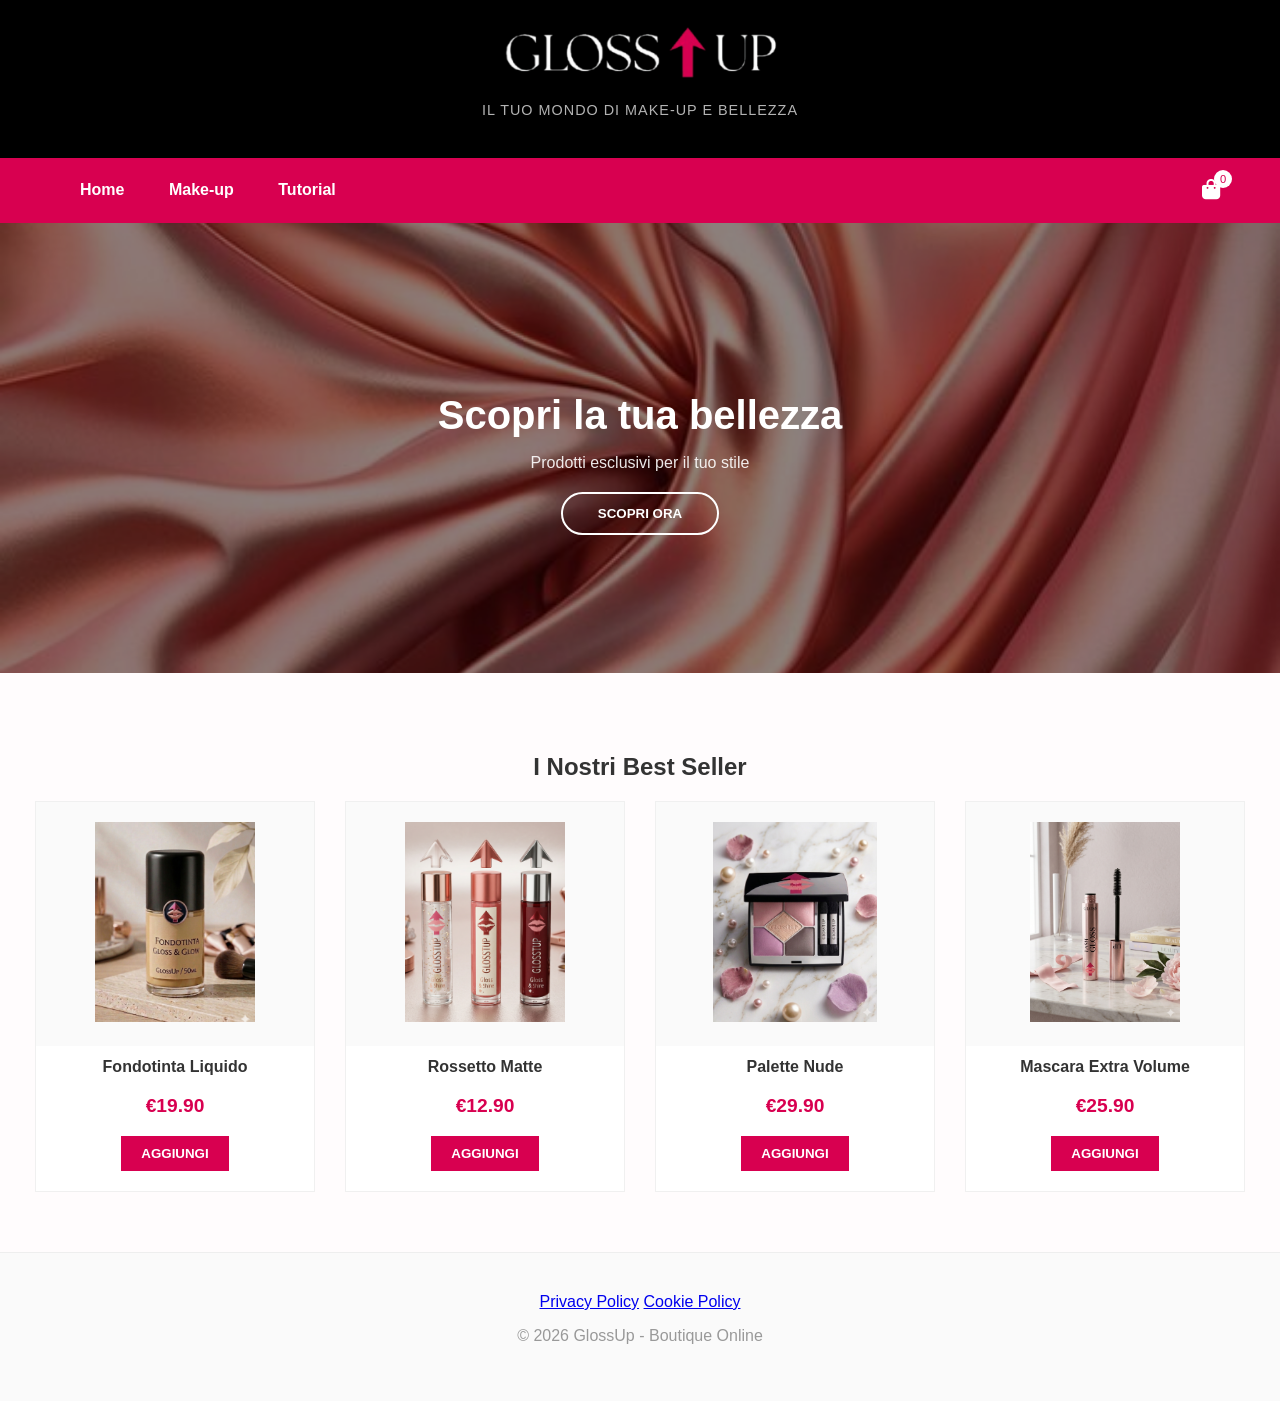
<file: index.html>
<!DOCTYPE html>
<html lang="it"> 
<head> 
    <meta charset="UTF-8">
    <meta 
        name="viewport" 
        content="width=device-width, initial-scale=1.0">
    <title>GlossUp - Beauty Store</title> 
    <link 
        rel="stylesheet" 
        href="style.css"> 
    <link 
        rel="icon" 
        href="LOGO/GLOSS_UP_LOGO.png"> 
    <link 
        rel="stylesheet" 
        href="https://cdnjs.cloudflare.com/ajax/libs/font-awesome/6.0.0/css/all.min.css">
</head> 
<body> 
    
    <header class="header"> 
        <img 
            src="LOGO/GLOSS_UP_scrittabianca2.png" 
            width="280" 
            alt="Logo GlossUp"> 
        <p>Il tuo mondo di make-up e bellezza</p> 
    </header> 
    
    <nav class="topnav"> 
        <div class="nav-container">
            <button 
                class="hamburger" 
                id="hamburger">
                <i class="fas fa-bars"></i>
            </button>
            <div 
                class="nav-links" 
                id="nav-links">
                <a href="index.html">Home</a> 
                <a href="prodotti.html">Make-up</a> 
                <a href="tutorial.html">Tutorial</a> 
            </div>
            <div 
                class="cart-icon" 
                id="cart-btn">
                <i class="fas fa-shopping-bag"></i>
                <span id="cart-count">0</span>
            </div>
        </div>
    </nav>

    <div 
        id="cart-sidebar" 
        class="cart-sidebar">
        <div class="cart-header">
            <h3>Il tuo Carrello</h3>
            <button id="close-cart">&times;</button>
        </div>
        <div id="cart-items"></div>
        <div class="cart-footer">
            <div class="total-row">
                <span>Totale</span>
                <span id="cart-total">€0.00</span>
            </div>
            <button class="checkout-btn">Procedi all'acquisto</button>
        </div>
    </div>

    <main>
        <section class="hero">
            <img 
                src="immagini_prodotti/sfondo vellutato1.jpg" 
                alt="Beauty Background">
            <div class="overlay">
                <h1>Scopri la tua bellezza</h1>
                <p>Prodotti esclusivi per il tuo stile</p>
                <button class="btn-modern">SCOPRI ORA</button>
            </div>
        </section>

        <section class="prodotti">
            <h2>I Nostri Best Seller</h2>
            <div class="griglia-prodotti">
                
                <article 
                    class="card" 
                    data-name="Fondotinta" 
                    data-price="19.90">
                    <a href="fondotinta.html">
                    <div class="img-container">
                            <img src="immagini_prodotti/Fondotinta.PNG" alt="Fondotinta">
                    </div>
                        <h3>Fondotinta Liquido</h3>
                    <p class="price">€19.90</p>
                    <button class="add-to-cart">AGGIUNGI</button>
                    </a>
                </article>

                <article 
                    class="card" 
                    data-name="Rossetto" 
                    data-price="12.90">
                    <a href="rossetto.html">
                    <div class="img-container">
                        <img 
                            src="immagini_prodotti/Gloss.PNG" 
                            alt="Rossetto">
                    </div>
                    <h3>Rossetto Matte</h3>
                    <p class="price">€12.90</p>
                    <button class="add-to-cart">AGGIUNGI</button>
                    </a>
                </article>

                <article 
                    class="card" 
                    data-name="Palette" 
                    data-price="29.90">
                    <a href="palette.html">
                    <div class="img-container">
                        <img 
                            src="immagini_prodotti/Palette.PNG" 
                            alt="Palette">
                    </div>
                    <h3>Palette Nude</h3>
                    <p class="price">€29.90</p>
                    <button class="add-to-cart">AGGIUNGI</button>
                    </a>
                </article>

                <article 
                    class="card" 
                    data-name="Mascara" 
                    data-price="29.90">
                    <a href="mascara.html">
                    <div class="img-container">
                        <img 
                            src="immagini_prodotti/Mascara.PNG" 
                            alt="Mascara">
                    </div>
                    <h3>Mascara Extra Volume</h3>
                    <p class="price">€25.90</p>
                    <button class="add-to-cart">AGGIUNGI</button>
                    </a>
                </article>

            </div>
        </section>
    </main>

    <footer class="footer">
        <a href="https://www.iubenda.com/privacy-policy/28570292" class="iubenda-white iubenda-noiframe iubenda-embed" title="Privacy Policy ">Privacy Policy</a><script type="text/javascript">(function (w,d) {var loader = function () {var s = d.createElement("script"), tag = d.getElementsByTagName("script")[0]; s.src="https://cdn.iubenda.com/iubenda.js"; tag.parentNode.insertBefore(s,tag);}; if(w.addEventListener){w.addEventListener("load", loader, false);}else if(w.attachEvent){w.attachEvent("onload", loader);}else{w.onload = loader;}})(window, document);</script>
        <a href="https://www.iubenda.com/privacy-policy/28570292/cookie-policy" class="iubenda-white iubenda-noiframe iubenda-embed" title="Cookie Policy ">Cookie Policy</a><script type="text/javascript">(function (w,d) {var loader = function () {var s = d.createElement("script"), tag = d.getElementsByTagName("script")[0]; s.src="https://cdn.iubenda.com/iubenda.js"; tag.parentNode.insertBefore(s,tag);}; if(w.addEventListener){w.addEventListener("load", loader, false);}else if(w.attachEvent){w.attachEvent("onload", loader);}else{w.onload = loader;}})(window, document);</script>
        <p>© 2026 GlossUp - Boutique Online</p>
    </footer>

    <script src="script.js"></script>
</body>
</html>
</file>
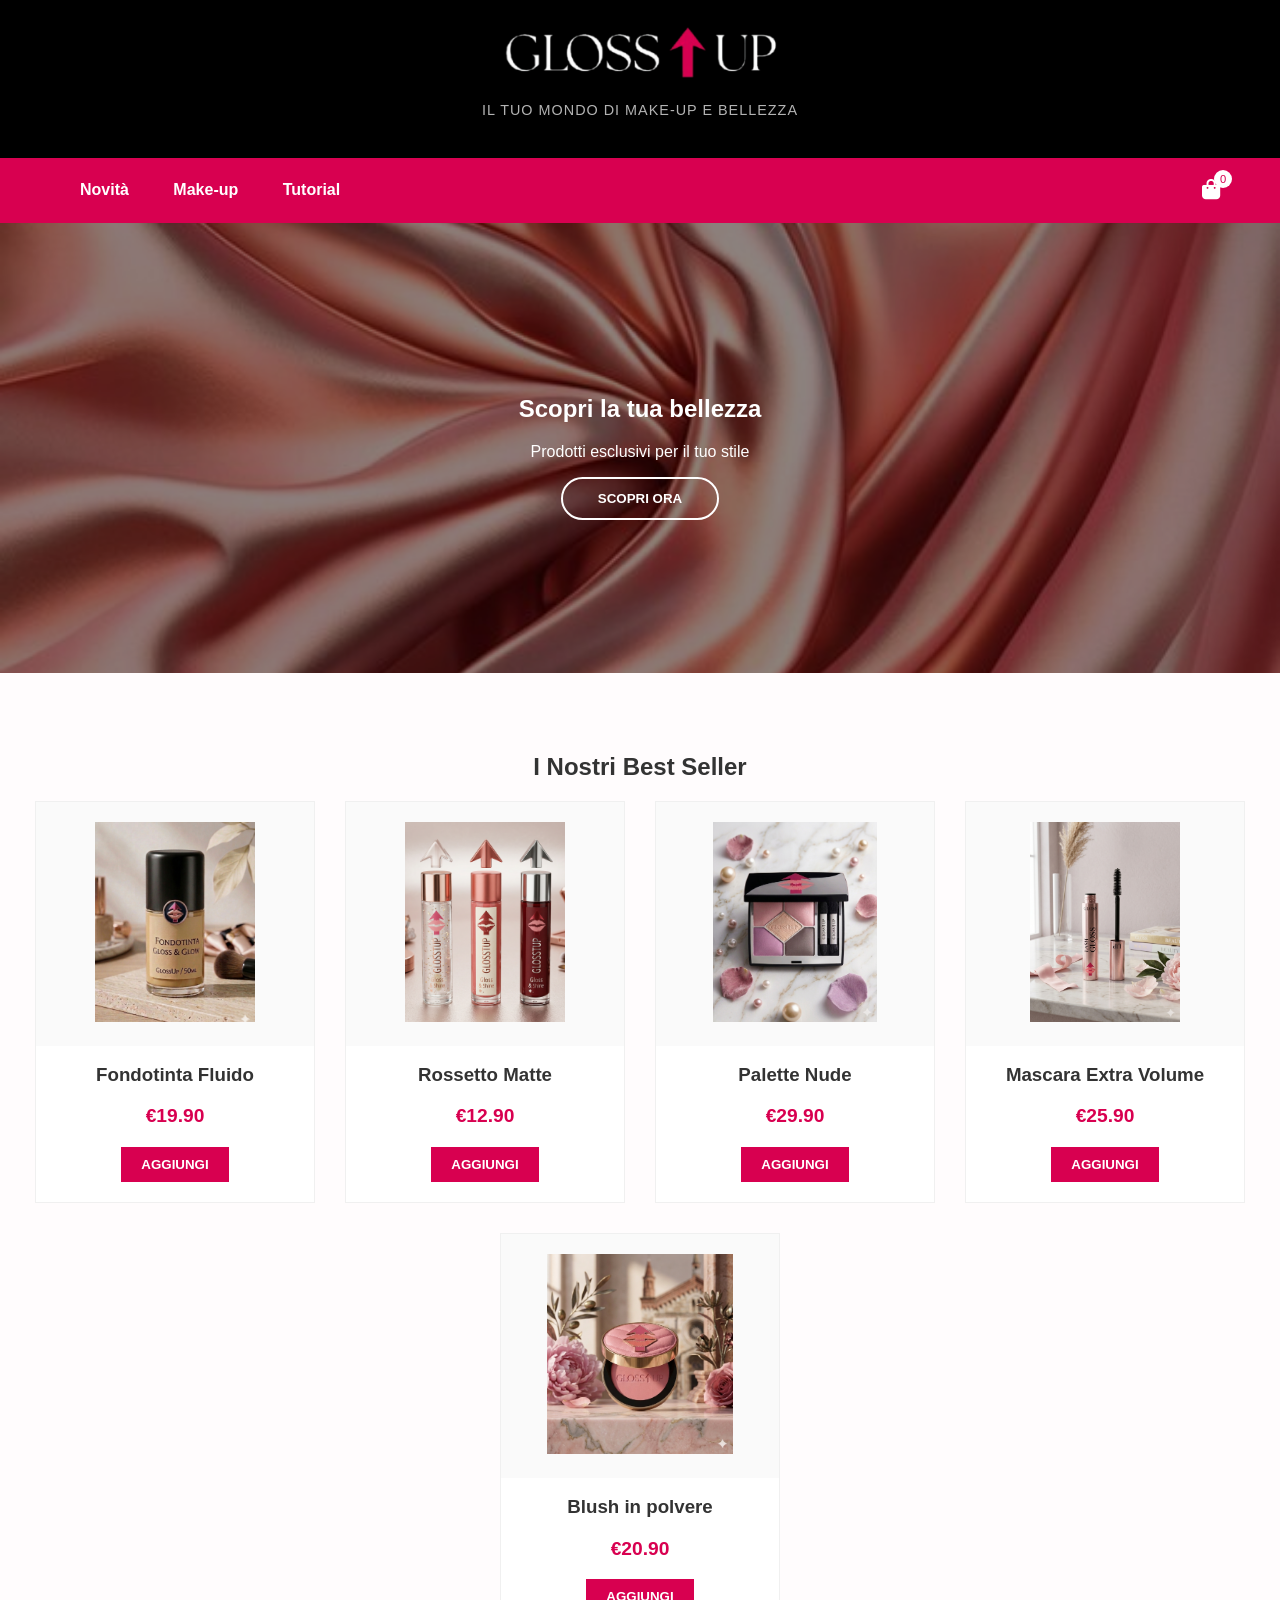
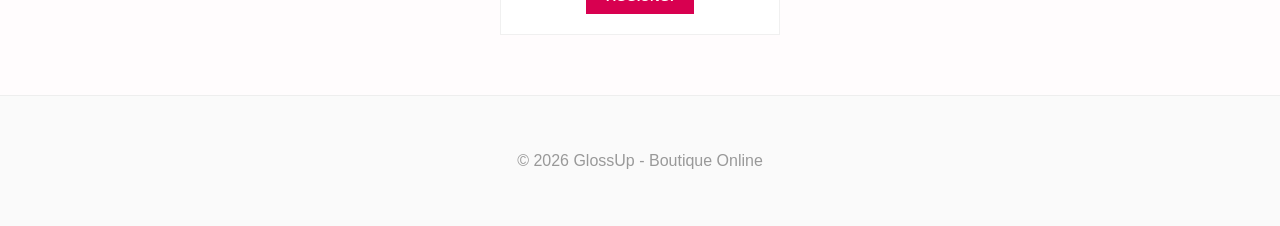
<file: sito web Scarpellini/index.html>
<!DOCTYPE html>
<html lang="it"> 
<head> 
    <meta charset="UTF-8">
    <meta 
        name="viewport" 
        content="width=device-width, initial-scale=1.0">
    <title>GlossUp - Beauty Store</title> 
    <link 
        rel="stylesheet" 
        href="style.css"> 
    <link 
        rel="icon" 
        href="LOGO/GLOSS_UP_LOGO.png"> 
    <link 
        rel="stylesheet" 
        href="https://cdnjs.cloudflare.com/ajax/libs/font-awesome/6.0.0/css/all.min.css">
</head> 
<body> 
    
    <header class="header"> 
        <img 
            src="LOGO/GLOSS_UP_scrittabianca2.png" 
            width="280" 
            alt="Logo GlossUp"> 
        <p>Il tuo mondo di make-up e bellezza</p> 
    </header> 
    
    <nav class="topnav"> 
        <div class="nav-container">
            <button 
                class="hamburger" 
                id="hamburger">
                <i class="fas fa-bars"></i>
            </button>
            <div 
                class="nav-links" 
                id="nav-links">
                <a href="#">Novità</a> 
                <a href="#">Make-up</a> 
                <a href="#">Tutorial</a> 
            </div>
            <div 
                class="cart-icon" 
                id="cart-btn">
                <i class="fas fa-shopping-bag"></i>
                <span id="cart-count">0</span>
            </div>
        </div>
    </nav>

    <div 
        id="cart-sidebar" 
        class="cart-sidebar">
        <div class="cart-header">
            <h3>Il tuo Carrello</h3>
            <button id="close-cart">&times;</button>
        </div>
        <div id="cart-items"></div>
        <div class="cart-footer">
            <div class="total-row">
                <span>Totale</span>
                <span id="cart-total">€0.00</span>
            </div>
            <button class="checkout-btn">Procedi all'acquisto</button>
        </div>
    </div>

    <main>
        <section class="hero">
            <img 
                src="immagini_prodotti/sfondo vellutato1.jpg" 
                alt="Beauty Background">
            <div class="overlay">
                <h1>Scopri la tua bellezza</h1>
                <p>Prodotti esclusivi per il tuo stile</p>
                <button class="btn-modern">SCOPRI ORA</button>
            </div>
        </section>

        <section class="prodotti">
            <h2>I Nostri Best Seller</h2>
            <div class="griglia-prodotti">
                
                <article 
                    class="card" 
                    data-name="Fondotinta" 
                    data-price="19.90">
                    <div class="img-container">
                        <img 
                            src="immagini_prodotti/Fondotinta.PNG" 
                            alt="Fondotinta">
                    </div>
                    <h3>Fondotinta Fluido</h3>
                    <p class="price">€19.90</p>
                    <button class="add-to-cart">AGGIUNGI</button>
                </article>

                <article 
                    class="card" 
                    data-name="Rossetto" 
                    data-price="12.90">
                    <div class="img-container">
                        <img 
                            src="immagini_prodotti/Gloss.PNG" 
                            alt="Rossetto">
                    </div>
                    <h3>Rossetto Matte</h3>
                    <p class="price">€12.90</p>
                    <button class="add-to-cart">AGGIUNGI</button>
                </article>

                <article 
                    class="card" 
                    data-name="Palette" 
                    data-price="29.90">
                    <div class="img-container">
                        <img 
                            src="immagini_prodotti/Palette.PNG" 
                            alt="Palette">
                    </div>
                    <h3>Palette Nude</h3>
                    <p class="price">€29.90</p>
                    <button class="add-to-cart">AGGIUNGI</button>
                </article>

                <article 
                    class="card" 
                    data-name="Mascara" 
                    data-price="29.90">
                    <div class="img-container">
                        <img 
                            src="immagini_prodotti/Mascara.PNG" 
                            alt="Mascara">
                    </div>
                    <h3>Mascara Extra Volume</h3>
                    <p class="price">€25.90</p>
                    <button class="add-to-cart">AGGIUNGI</button>
                </article>

                <article 
                    class="card" 
                    data-name="Blush" 
                    data-price="29.90">
                    <div class="img-container">
                        <img 
                            src="immagini_prodotti/Blush.PNG" 
                            alt="Blush">
                    </div>
                    <h3>Blush in polvere</h3>
                    <p class="price">€20.90</p>
                    <button class="add-to-cart">AGGIUNGI</button>
                </article>

            </div>
        </section>
    </main>

    <footer class="footer">
        <p>© 2026 GlossUp - Boutique Online</p>
    </footer>

    <script src="script.js"></script>
</body>
</html>
</file>
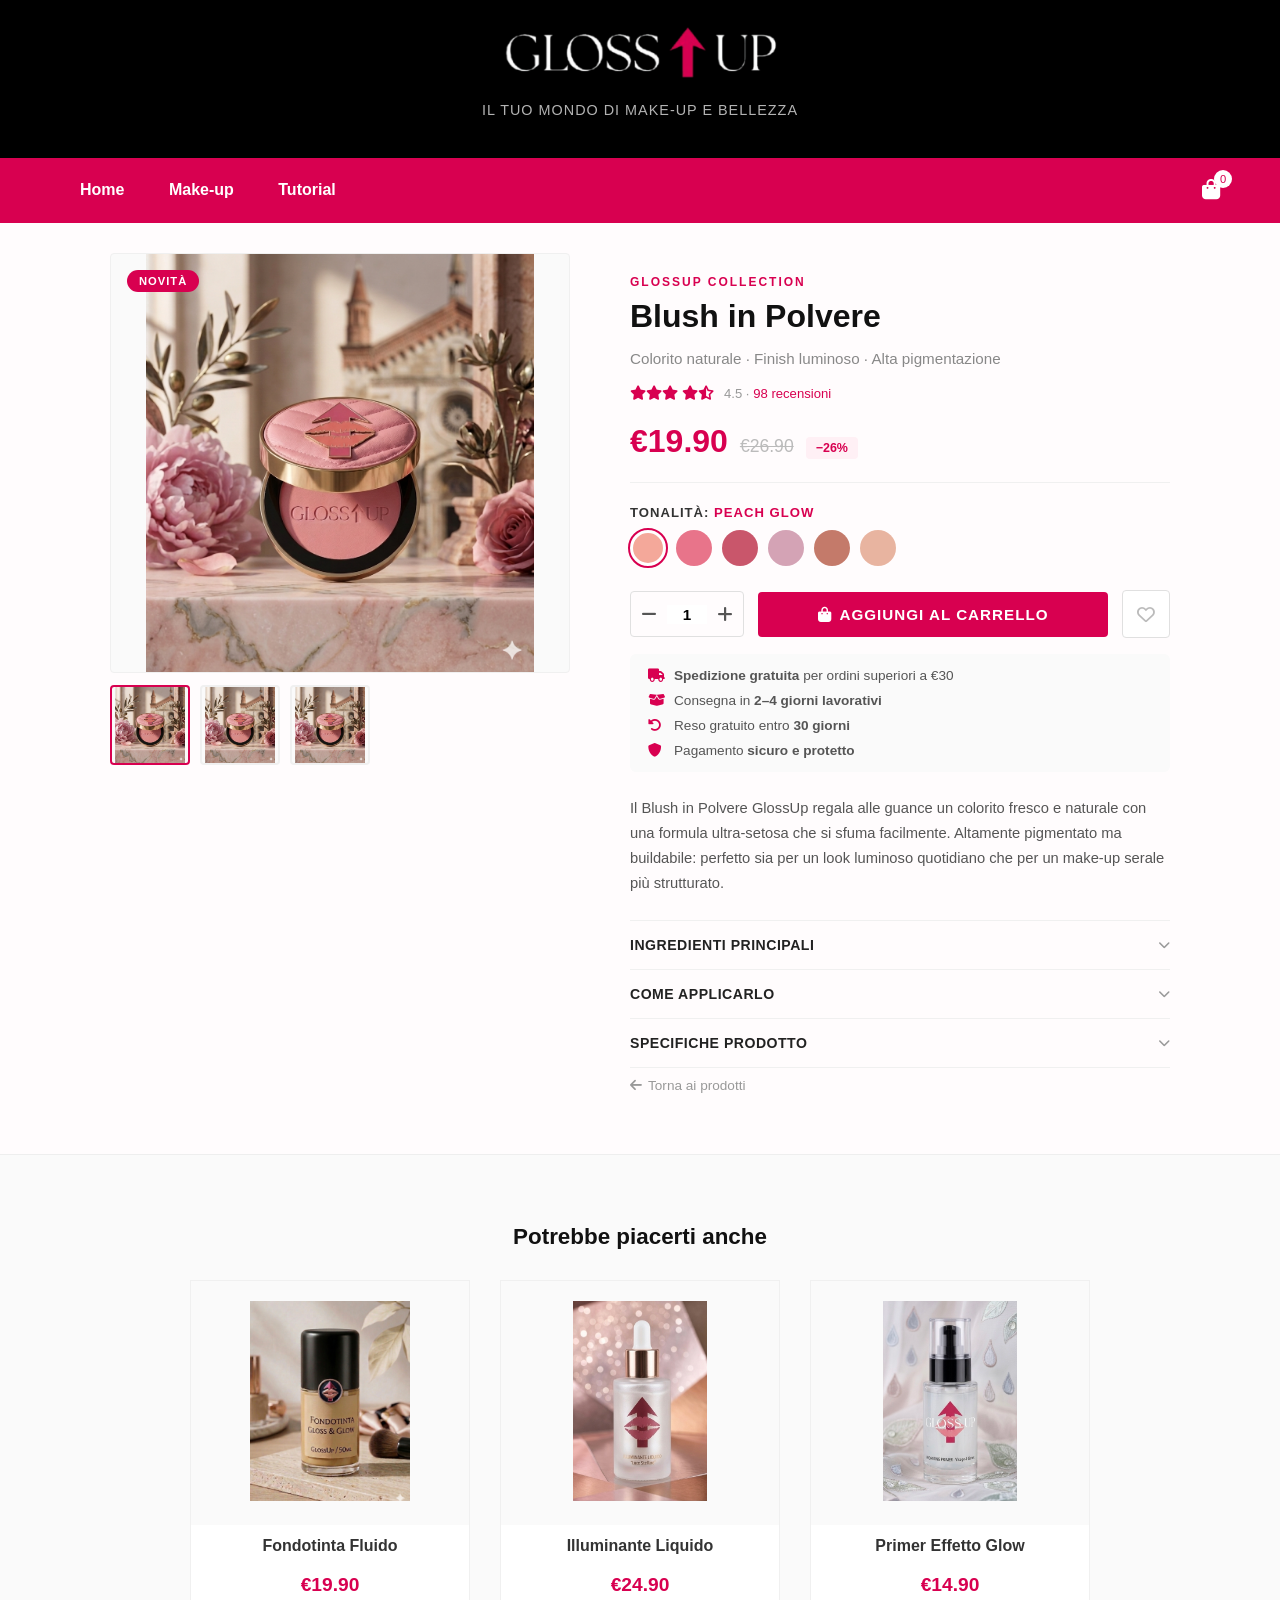
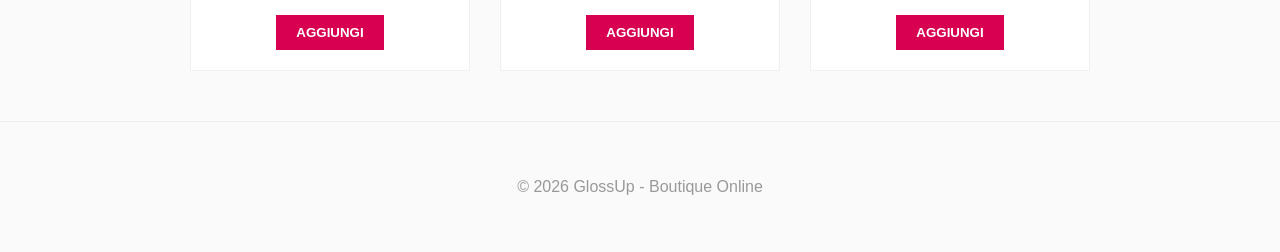
<file: blush.html>
<!DOCTYPE html>
<html lang="it">
<head>
  <meta charset="UTF-8">
  <meta name="viewport" content="width=device-width, initial-scale=1.0">
  <title>Blush in Polvere - GlossUp Beauty Store</title>
  <link rel="stylesheet" href="style.css">
  <link rel="stylesheet" href="product.css">
  <link rel="icon" href="LOGO/GLOSS_UP_LOGO.png">
  <link rel="stylesheet" href="https://cdnjs.cloudflare.com/ajax/libs/font-awesome/6.0.0/css/all.min.css">
</head>
<body>

  <header class="header">
    <img src="LOGO/GLOSS_UP_scrittabianca2.png" width="280" alt="Logo GlossUp">
    <p>Il tuo mondo di make-up e bellezza</p>
  </header>

  <nav class="topnav">
    <div class="nav-container">
      <button class="hamburger" id="hamburger"><i class="fas fa-bars"></i></button>
      <div class="nav-links" id="nav-links">
        <a href="index.html">Home</a>
        <a href="prodotti.html">Make-up</a>
        <a href="tutorial.html">Tutorial</a>
      </div>
      <div class="cart-icon" id="cart-btn">
        <i class="fas fa-shopping-bag"></i>
        <span id="cart-count">0</span>
      </div>
    </div>
  </nav>

  <div id="cart-sidebar" class="cart-sidebar">
    <div class="cart-header">
      <h3>Il tuo Carrello</h3>
      <button id="close-cart">&times;</button>
    </div>
    <div id="cart-items"></div>
    <div class="cart-footer">
      <div class="total-row"><span>Totale</span><span id="cart-total">€0.00</span></div>
      <button class="checkout-btn">Procedi all'acquisto</button>
    </div>
  </div>

  <div class="toast" id="toast"><i class="fas fa-check-circle" style="margin-right:8px;color:#D80050;"></i> Prodotto aggiunto al carrello!</div>

  <main>
    <section class="product-detail">

      <div class="product-gallery">
        <div class="main-img-wrap">
          <span class="badge-new">Novità</span>
          <img id="main-img" src="immagini_prodotti/Blush.PNG" alt="Blush in Polvere GlossUp">
        </div>
        <div class="thumbnails">
          <div class="thumb active" onclick="switchImg(this,'immagini_prodotti/Blush.PNG')"><img src="immagini_prodotti/Blush.PNG" alt=""></div>
          <div class="thumb" onclick="switchImg(this,'immagini_prodotti/Blush.PNG')"><img src="immagini_prodotti/Blush.PNG" alt=""></div>
          <div class="thumb" onclick="switchImg(this,'immagini_prodotti/Blush.PNG')"><img src="immagini_prodotti/Blush.PNG" alt=""></div>
        </div>
      </div>

      <div class="product-info">
        <p class="product-brand">GlossUp Collection</p>
        <h1>Blush in Polvere</h1>
        <p class="product-subtitle">Colorito naturale · Finish luminoso · Alta pigmentazione</p>

        <div class="rating-row">
          <span class="stars">
            <i class="fas fa-star"></i><i class="fas fa-star"></i><i class="fas fa-star"></i>
            <i class="fas fa-star"></i><i class="fas fa-star-half-alt"></i>
          </span>
          <span class="rating-count">4.5 · <a href="#">98 recensioni</a></span>
        </div>

        <div class="price-row">
          <span class="price-main">€19.90</span>
          <span class="price-old">€26.90</span>
          <span class="price-badge">−26%</span>
        </div>

        <p class="shades-label">Tonalità: <span id="shade-name">Peach Glow</span></p>
        <div class="shades">
          <div class="shade active" style="background:#f4a89a;" title="Peach Glow" onclick="selectShade(this,'Peach Glow')"></div>
          <div class="shade" style="background:#e8748a;" title="Rose Petal" onclick="selectShade(this,'Rose Petal')"></div>
          <div class="shade" style="background:#c9566b;" title="Coral Blush" onclick="selectShade(this,'Coral Blush')"></div>
          <div class="shade" style="background:#d4a3b5;" title="Dusty Pink" onclick="selectShade(this,'Dusty Pink')"></div>
          <div class="shade" style="background:#c47a6a;" title="Terra Rosa" onclick="selectShade(this,'Terra Rosa')"></div>
          <div class="shade" style="background:#e8b4a0;" title="Nude Pêche" onclick="selectShade(this,'Nude Pêche')"></div>
        </div>

        <div class="qty-cart-row">
          <div class="qty-selector">
            <button class="qty-btn" id="qty-minus"><i class="fas fa-minus"></i></button>
            <input id="qty-display" value="1" readonly>
            <button class="qty-btn" id="qty-plus"><i class="fas fa-plus"></i></button>
          </div>
          <button class="btn-add-cart" id="btn-add-cart">
            <i class="fas fa-shopping-bag"></i> AGGIUNGI AL CARRELLO
          </button>
          <button class="btn-wishlist" id="btn-wishlist" title="Lista desideri">
            <i class="far fa-heart"></i>
          </button>
        </div>

        <div class="shipping-info">
          <div class="shipping-row"><i class="fas fa-truck"></i><span><strong>Spedizione gratuita</strong> per ordini superiori a €30</span></div>
          <div class="shipping-row"><i class="fas fa-box-open"></i><span>Consegna in <strong>2–4 giorni lavorativi</strong></span></div>
          <div class="shipping-row"><i class="fas fa-undo-alt"></i><span>Reso gratuito entro <strong>30 giorni</strong></span></div>
          <div class="shipping-row"><i class="fas fa-shield-alt"></i><span>Pagamento <strong>sicuro e protetto</strong></span></div>
        </div>

        <p class="product-description">Il Blush in Polvere GlossUp regala alle guance un colorito fresco e naturale con una formula ultra-setosa che si sfuma facilmente. Altamente pigmentato ma buildabile: perfetto sia per un look luminoso quotidiano che per un make-up serale più strutturato.</p>

        <div class="accordion">
          <div class="accordion-item">
            <button class="accordion-btn" onclick="toggleAccordion(this)">Ingredienti principali <i class="fas fa-chevron-down"></i></button>
            <div class="accordion-body">
              <ul>
                <li>Mica – riflessi luminosi e setosi</li>
                <li>Talco micronizzato – texture morbida e facile da sfumare</li>
                <li>Vitamina E – antiossidante, protegge la pelle</li>
                <li>Estratto di rosa canina – tonifica e illumina il colorito</li>
              </ul>
              <p style="margin-top:10px;color:#888;font-size:0.82rem;">Formula dermatologicamente testata. Senza parabeni, senza profumo aggiunto.</p>
            </div>
          </div>
          <div class="accordion-item">
            <button class="accordion-btn" onclick="toggleAccordion(this)">Come applicarlo <i class="fas fa-chevron-down"></i></button>
            <div class="accordion-body">
              <ul>
                <li>Sorridi leggermente per individuare le mele delle guance.</li>
                <li>Applica il blush con un pennello tondo dalla mela verso le tempie.</li>
                <li>Sfuma i bordi con movimenti circolari per un effetto naturale.</li>
                <li>Sovrapponi un secondo strato per un look più intenso e definito.</li>
              </ul>
            </div>
          </div>
          <div class="accordion-item">
            <button class="accordion-btn" onclick="toggleAccordion(this)">Specifiche prodotto <i class="fas fa-chevron-down"></i></button>
            <div class="accordion-body">
              <ul>
                <li><strong>Formato:</strong> 8 g</li>
                <li><strong>Finish:</strong> Luminoso naturale</li>
                <li><strong>Durata:</strong> Fino a 10 ore</li>
                <li><strong>Tonalità disponibili:</strong> 6</li>
                <li><strong>Cruelty free:</strong> Sì</li>
                <li><strong>Vegano:</strong> Sì</li>
                <li><strong>Codice prodotto:</strong> GU-BL-005</li>
              </ul>
            </div>
          </div>
        </div>

        <a href="prodotti.html" class="back-link"><i class="fas fa-arrow-left"></i> Torna ai prodotti</a>
      </div>
    </section>

    <section class="related-section prodotti">
      <h2>Potrebbe piacerti anche</h2>
      <div class="griglia-prodotti">
        <article class="card" data-name="Fondotinta Fluido" data-price="19.90">
          <a href="fondotinta.html"><div class="img-container"><img src="immagini_prodotti/Fondotinta.PNG" alt="Fondotinta Fluido"></div>
          <h3>Fondotinta Fluido</h3><p class="price">€19.90</p></a>
          <button class="add-to-cart">AGGIUNGI</button>
        </article>
        <article class="card" data-name="Illuminante Liquido" data-price="24.90">
          <a href="illuminante.html"><div class="img-container"><img src="immagini_prodotti/Illuminante.jpeg" alt="Illuminante Liquido"></div>
          <h3>Illuminante Liquido</h3><p class="price">€24.90</p></a>
          <button class="add-to-cart">AGGIUNGI</button>
        </article>
        <article class="card" data-name="Primer Effetto Glow" data-price="14.90">
          <a href="primer.html"><div class="img-container"><img src="immagini_prodotti/Primer.jpeg" alt="Primer Effetto Glow"></div>
          <h3>Primer Effetto Glow</h3><p class="price">€14.90</p></a>
          <button class="add-to-cart">AGGIUNGI</button>
        </article>
      </div>
    </section>
  </main>

  <footer class="footer"><p>© 2026 GlossUp - Boutique Online</p></footer>

  <script src="script.js"></script>
  <script src="product.js"></script>
  <script>
    document.getElementById('btn-add-cart').addEventListener('click', () => {
      const shadeEl = document.getElementById('shade-name');
      const shadeName = shadeEl ? shadeEl.textContent : '';
      const label = shadeName ? `Blush in Polvere – ${shadeName}` : 'Blush in Polvere';
      for (let i = 0; i < qty; i++) cart.push({ name: label, price: 19.90 });
      updateCartDisplay();
      showToast();
    });
  </script>
</body>
</html>
</file>
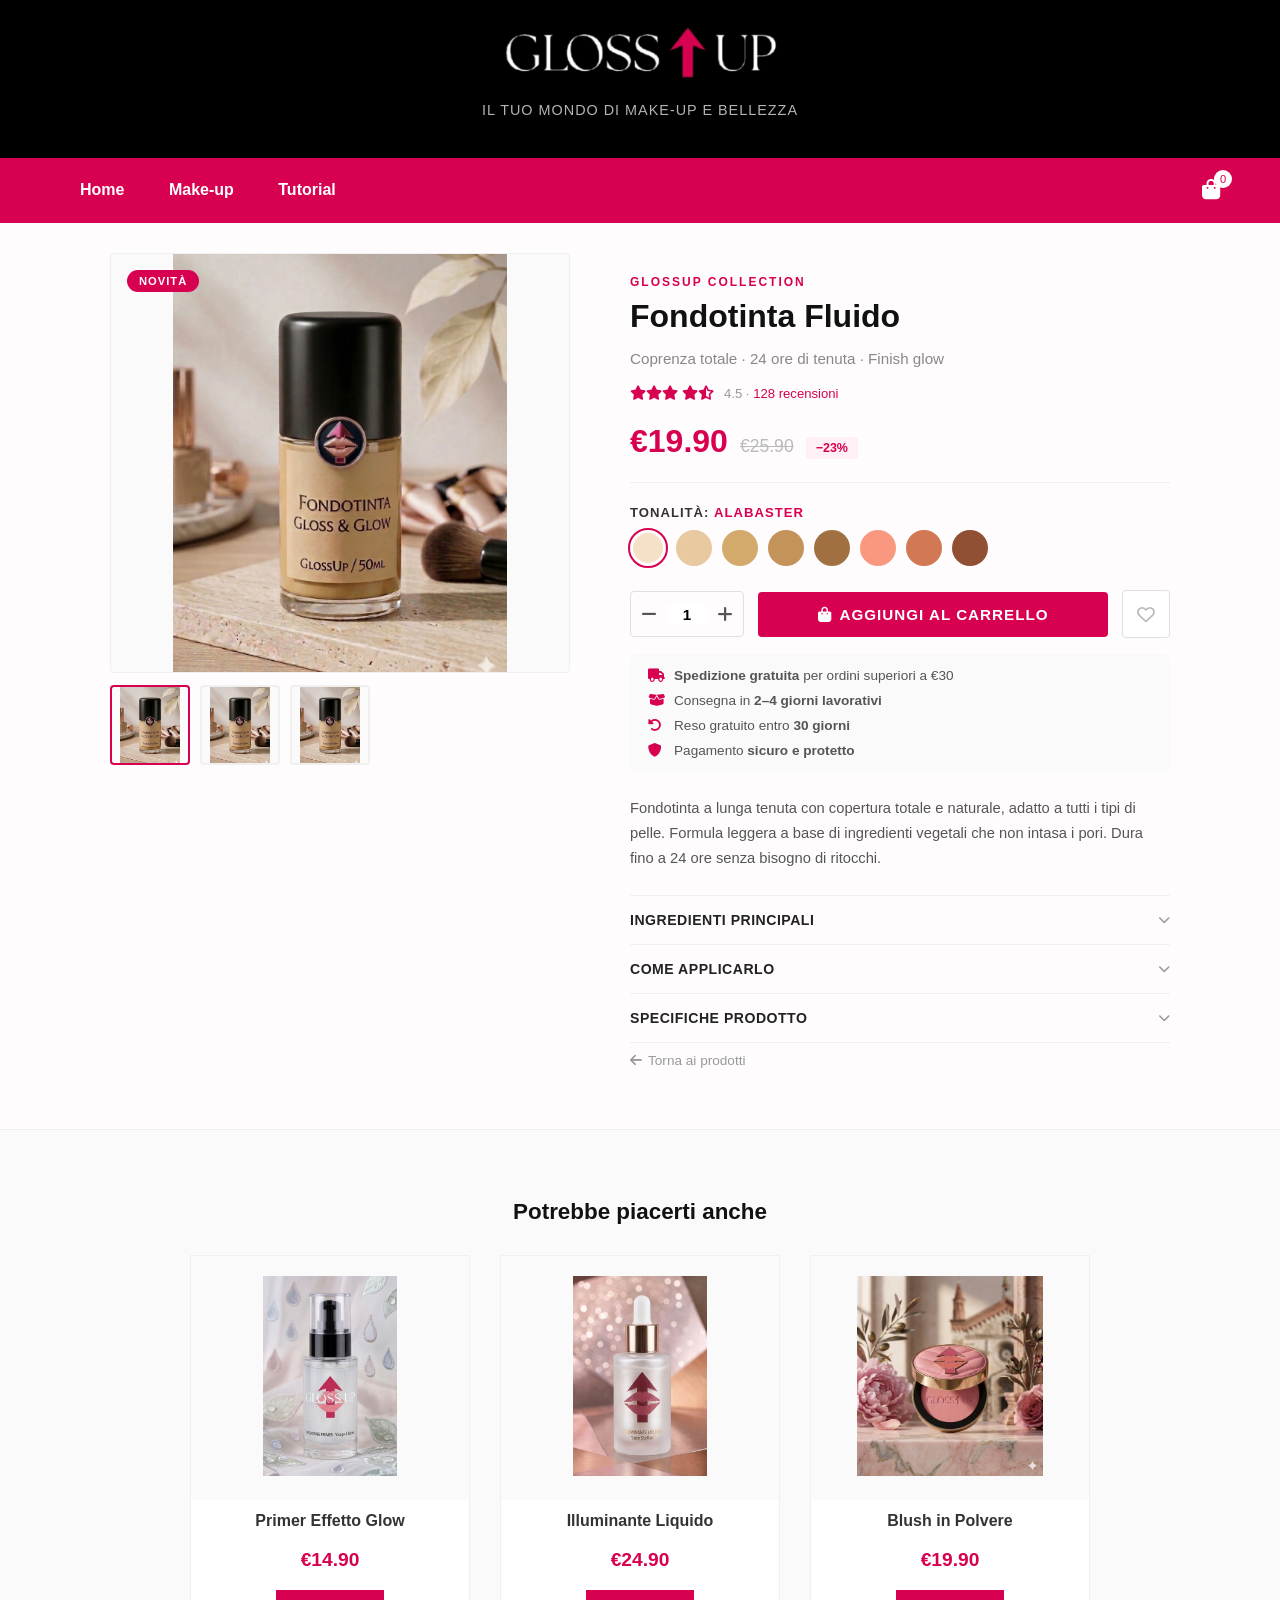
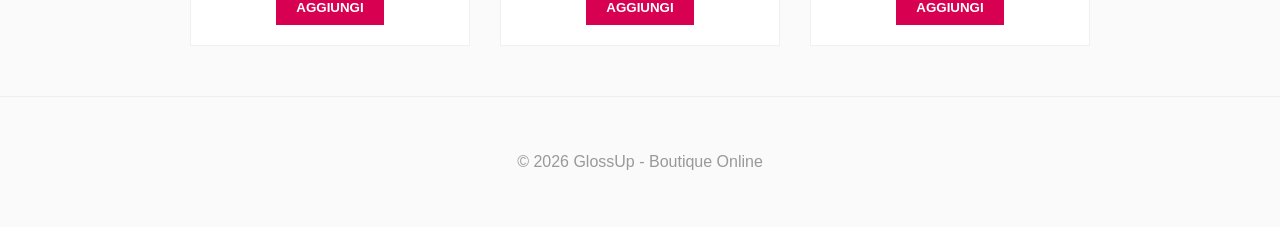
<file: fondotinta.html>
<!DOCTYPE html>
<html lang="it">
<head>
  <meta charset="UTF-8">
  <meta name="viewport" content="width=device-width, initial-scale=1.0">
  <title>Fondotinta Fluido - GlossUp Beauty Store</title>
  <link rel="stylesheet" href="style.css">
  <link rel="stylesheet" href="product.css">
  <link rel="icon" href="LOGO/GLOSS_UP_LOGO.png">
  <link rel="stylesheet" href="https://cdnjs.cloudflare.com/ajax/libs/font-awesome/6.0.0/css/all.min.css">
</head>
<body>

  <header class="header">
    <img src="LOGO/GLOSS_UP_scrittabianca2.png" width="280" alt="Logo GlossUp">
    <p>Il tuo mondo di make-up e bellezza</p>
  </header>

  <nav class="topnav">
    <div class="nav-container">
      <button class="hamburger" id="hamburger"><i class="fas fa-bars"></i></button>
      <div class="nav-links" id="nav-links">
        <a href="index.html">Home</a>
        <a href="prodotti.html">Make-up</a>
        <a href="tutorial.html">Tutorial</a>
      </div>
      <div class="cart-icon" id="cart-btn">
        <i class="fas fa-shopping-bag"></i>
        <span id="cart-count">0</span>
      </div>
    </div>
  </nav>

  <div id="cart-sidebar" class="cart-sidebar">
    <div class="cart-header">
      <h3>Il tuo Carrello</h3>
      <button id="close-cart">&times;</button>
    </div>
    <div id="cart-items"></div>
    <div class="cart-footer">
      <div class="total-row"><span>Totale</span><span id="cart-total">€0.00</span></div>
      <button class="checkout-btn">Procedi all'acquisto</button>
    </div>
  </div>

  <div class="toast" id="toast"><i class="fas fa-check-circle" style="margin-right:8px;color:#D80050;"></i> Prodotto aggiunto al carrello!</div>

  <main>
    <section class="product-detail">

      <div class="product-gallery">
        <div class="main-img-wrap">
          <span class="badge-new">Novità</span>
          <img id="main-img" src="immagini_prodotti/Fondotinta.PNG" alt="Fondotinta Fluido GlossUp">
        </div>
        <div class="thumbnails">
          <div class="thumb active" onclick="switchImg(this,'immagini_prodotti/Fondotinta.PNG')"><img src="immagini_prodotti/Fondotinta.PNG" alt=""></div>
          <div class="thumb" onclick="switchImg(this,'immagini_prodotti/Fondotinta.PNG')"><img src="immagini_prodotti/Fondotinta.PNG" alt=""></div>
          <div class="thumb" onclick="switchImg(this,'immagini_prodotti/Fondotinta.PNG')"><img src="immagini_prodotti/Fondotinta.PNG" alt=""></div>
        </div>
      </div>

      <div class="product-info">
        <p class="product-brand">GlossUp Collection</p>
        <h1>Fondotinta Fluido</h1>
        <p class="product-subtitle">Coprenza totale · 24 ore di tenuta · Finish glow</p>

        <div class="rating-row">
          <span class="stars">
            <i class="fas fa-star"></i><i class="fas fa-star"></i><i class="fas fa-star"></i>
            <i class="fas fa-star"></i><i class="fas fa-star-half-alt"></i>
          </span>
          <span class="rating-count">4.5 · <a href="#">128 recensioni</a></span>
        </div>

        <div class="price-row">
          <span class="price-main">€19.90</span>
          <span class="price-old">€25.90</span>
          <span class="price-badge">−23%</span>
        </div>

        <p class="shades-label">Tonalità: <span id="shade-name">Alabaster</span></p>
        <div class="shades">
          <div class="shade active" style="background:#f5e0c8;" title="Alabaster" onclick="selectShade(this,'Alabaster')"></div>
          <div class="shade" style="background:#e8c9a0;" title="Ivory" onclick="selectShade(this,'Ivory')"></div>
          <div class="shade" style="background:#d4a96c;" title="Sand" onclick="selectShade(this,'Sand')"></div>
          <div class="shade" style="background:#c4935a;" title="Beige" onclick="selectShade(this,'Beige')"></div>
          <div class="shade" style="background:#a07040;" title="Caramel" onclick="selectShade(this,'Caramel')"></div>
          <div class="shade" style="background:#fa987f;" title="Peach" onclick="selectShade(this,'Peach')"></div>
          <div class="shade" style="background:#d37854;" title="Terra" onclick="selectShade(this,'Terra')"></div>
          <div class="shade" style="background:#914f33;" title="Espresso" onclick="selectShade(this,'Espresso')"></div>
        </div>

        <div class="qty-cart-row">
          <div class="qty-selector">
            <button class="qty-btn" id="qty-minus"><i class="fas fa-minus"></i></button>
            <input id="qty-display" value="1" readonly>
            <button class="qty-btn" id="qty-plus"><i class="fas fa-plus"></i></button>
          </div>
          <button class="btn-add-cart" id="btn-add-cart">
            <i class="fas fa-shopping-bag"></i> AGGIUNGI AL CARRELLO
          </button>
          <button class="btn-wishlist" id="btn-wishlist" title="Lista desideri">
            <i class="far fa-heart"></i>
          </button>
        </div>

        <div class="shipping-info">
          <div class="shipping-row"><i class="fas fa-truck"></i><span><strong>Spedizione gratuita</strong> per ordini superiori a €30</span></div>
          <div class="shipping-row"><i class="fas fa-box-open"></i><span>Consegna in <strong>2–4 giorni lavorativi</strong></span></div>
          <div class="shipping-row"><i class="fas fa-undo-alt"></i><span>Reso gratuito entro <strong>30 giorni</strong></span></div>
          <div class="shipping-row"><i class="fas fa-shield-alt"></i><span>Pagamento <strong>sicuro e protetto</strong></span></div>
        </div>

        <p class="product-description">Fondotinta a lunga tenuta con copertura totale e naturale, adatto a tutti i tipi di pelle. Formula leggera a base di ingredienti vegetali che non intasa i pori. Dura fino a 24 ore senza bisogno di ritocchi.</p>

        <div class="accordion">
          <div class="accordion-item">
            <button class="accordion-btn" onclick="toggleAccordion(this)">Ingredienti principali <i class="fas fa-chevron-down"></i></button>
            <div class="accordion-body">
              <ul><li>Vitamina E – antiossidante, protegge la pelle</li><li>Olio di jojoba – idratante naturale, non comedogenico</li><li>Estratto di aloe vera – lenisce e rinfresca</li><li>Pigmenti di alta qualità – coprenza ottima e uniforme</li></ul>
              <p style="margin-top:10px;color:#888;font-size:0.82rem;">Formula dermatologicamente testata. Senza parabeni, senza profumo aggiunto.</p>
            </div>
          </div>
          <div class="accordion-item">
            <button class="accordion-btn" onclick="toggleAccordion(this)">Come applicarlo <i class="fas fa-chevron-down"></i></button>
            <div class="accordion-body"><ul><li>Applica una piccola quantità sul dorso della mano, non direttamente sul viso.</li><li>Stendi con un pennello dalla fronte al mento in movimenti circolari.</li><li>Sfuma sui bordi del viso per un risultato naturale.</li><li>Fissa con cipria trasparente per una durata maggiore.</li></ul></div>
          </div>
          <div class="accordion-item">
            <button class="accordion-btn" onclick="toggleAccordion(this)">Specifiche prodotto <i class="fas fa-chevron-down"></i></button>
            <div class="accordion-body"><ul><li><strong>Formato:</strong> 50 ml</li><li><strong>Finish:</strong> Glow naturale</li><li><strong>Durata:</strong> Fino a 24 ore</li><li><strong>Tonalità disponibili:</strong> 8</li><li><strong>Cruelty free:</strong> Sì</li><li><strong>Vegano:</strong> Sì</li><li><strong>Codice prodotto:</strong> GU-FD-002</li></ul></div>
          </div>
        </div>

        <a href="prodotti.html" class="back-link"><i class="fas fa-arrow-left"></i> Torna ai prodotti</a>
      </div>
    </section>

    <section class="related-section prodotti">
      <h2>Potrebbe piacerti anche</h2>
      <div class="griglia-prodotti"><article class="card" data-name="Primer Effetto Glow" data-price="14.90">
          <a href="#"><div class="img-container"><img src="immagini_prodotti/Primer.jpeg" alt="Primer Effetto Glow"></div>
          <h3>Primer Effetto Glow</h3><p class="price">€14.90</p></a>
          <button class="add-to-cart">AGGIUNGI</button>
        </article><article class="card" data-name="Illuminante Liquido" data-price="24.90">
          <a href="#"><div class="img-container"><img src="immagini_prodotti/Illuminante.jpeg" alt="Illuminante Liquido"></div>
          <h3>Illuminante Liquido</h3><p class="price">€24.90</p></a>
          <button class="add-to-cart">AGGIUNGI</button>
        </article><article class="card" data-name="Blush in Polvere" data-price="19.90">
          <a href="#"><div class="img-container"><img src="immagini_prodotti/Blush.PNG" alt="Blush in Polvere"></div>
          <h3>Blush in Polvere</h3><p class="price">€19.90</p></a>
          <button class="add-to-cart">AGGIUNGI</button>
        </article></div>
    </section>
  </main>

  <footer class="footer"><p>© 2026 GlossUp - Boutique Online</p></footer>

  <script src="script.js"></script>
  <script src="product.js"></script>
  <script>
    document.getElementById('btn-add-cart').addEventListener('click', () => {
      const shadeEl = document.getElementById('shade-name');
      const shadeName = shadeEl ? shadeEl.textContent : '';
      const label = shadeName ? `Fondotinta Fluido – ${shadeName}` : 'Fondotinta Fluido';
      for (let i = 0; i < qty; i++) cart.push({ name: label, price: 19.90 });
      updateCartDisplay();
      showToast();
    });
  </script>
</body>
</html>
</file>
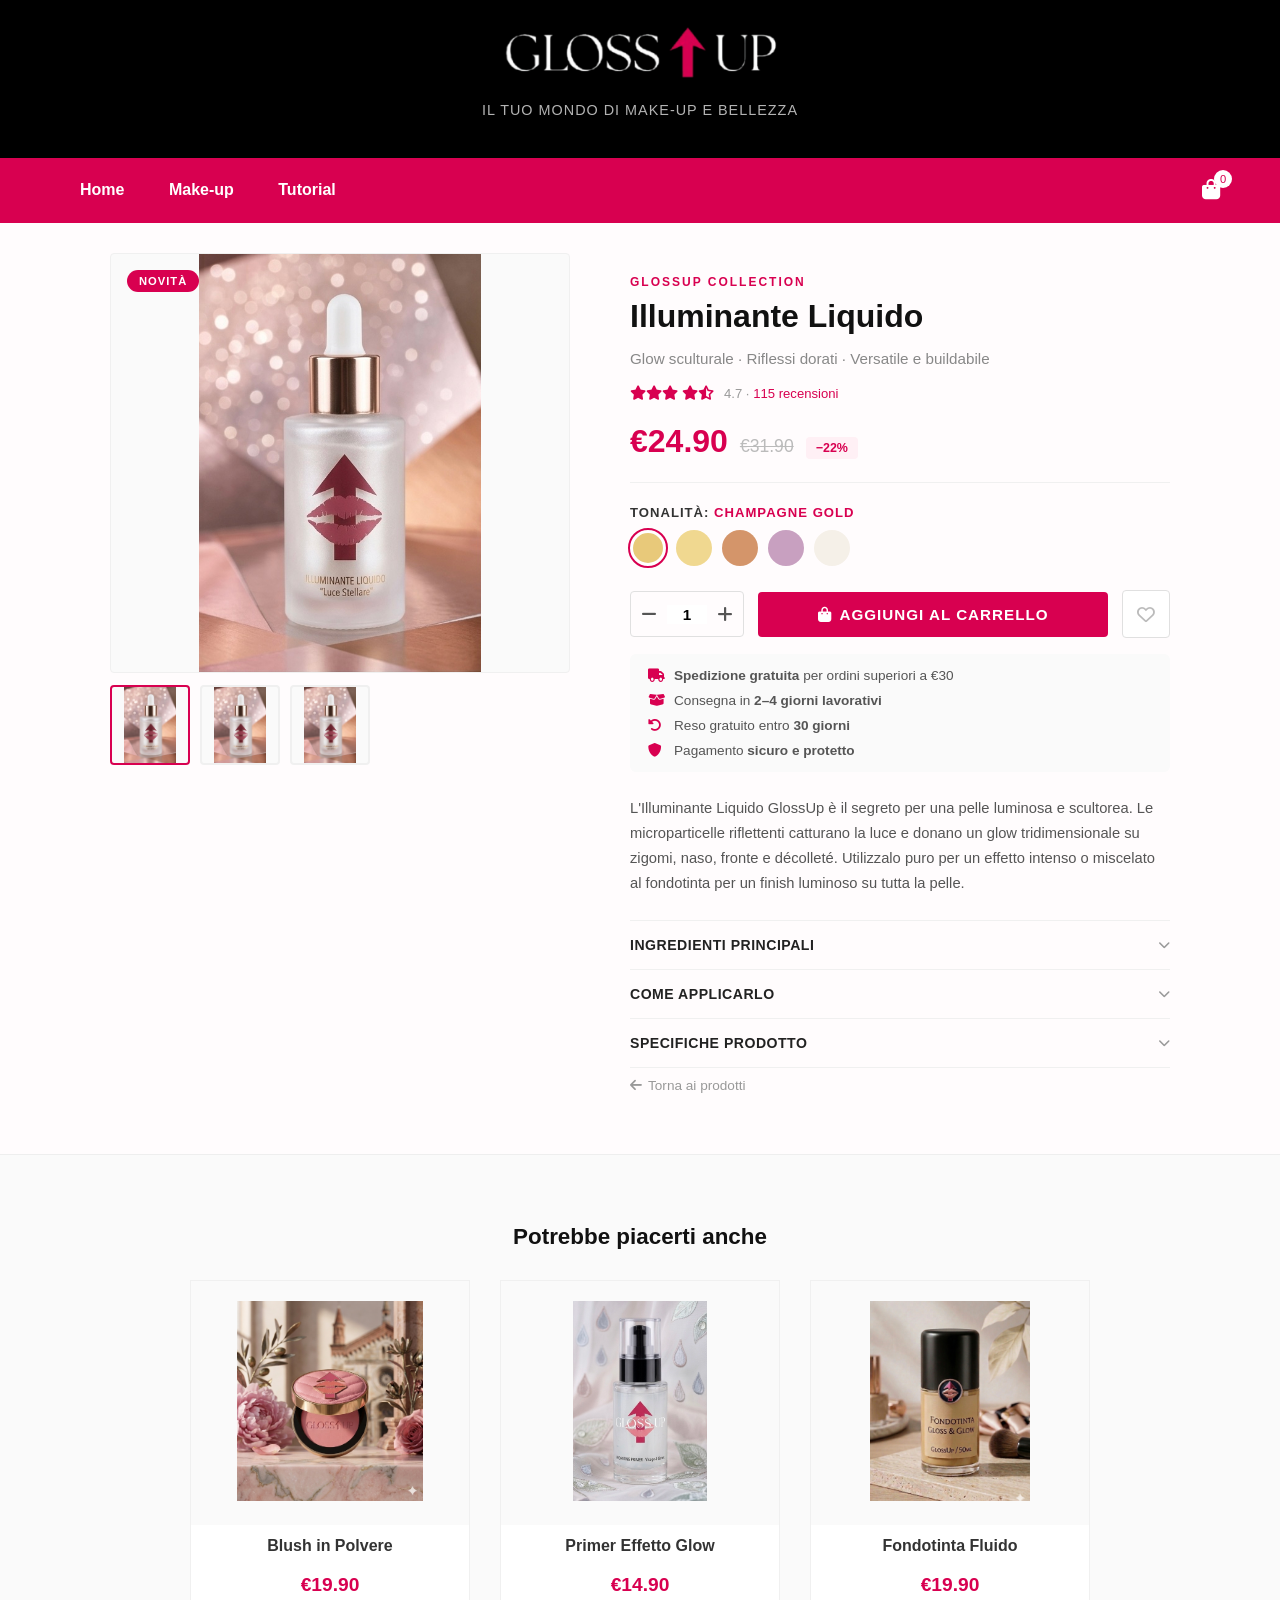
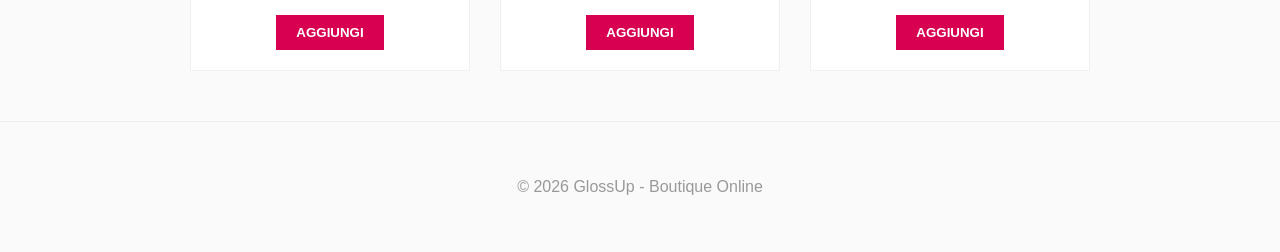
<file: illuminante.html>
<!DOCTYPE html>
<html lang="it">
<head>
  <meta charset="UTF-8">
  <meta name="viewport" content="width=device-width, initial-scale=1.0">
  <title>Illuminante Liquido - GlossUp Beauty Store</title>
  <link rel="stylesheet" href="style.css">
  <link rel="stylesheet" href="product.css">
  <link rel="icon" href="LOGO/GLOSS_UP_LOGO.png">
  <link rel="stylesheet" href="https://cdnjs.cloudflare.com/ajax/libs/font-awesome/6.0.0/css/all.min.css">
</head>
<body>

  <header class="header">
    <img src="LOGO/GLOSS_UP_scrittabianca2.png" width="280" alt="Logo GlossUp">
    <p>Il tuo mondo di make-up e bellezza</p>
  </header>

  <nav class="topnav">
    <div class="nav-container">
      <button class="hamburger" id="hamburger"><i class="fas fa-bars"></i></button>
      <div class="nav-links" id="nav-links">
        <a href="index.html">Home</a>
        <a href="prodotti.html">Make-up</a>
        <a href="tutorial.html">Tutorial</a>
      </div>
      <div class="cart-icon" id="cart-btn">
        <i class="fas fa-shopping-bag"></i>
        <span id="cart-count">0</span>
      </div>
    </div>
  </nav>

  <div id="cart-sidebar" class="cart-sidebar">
    <div class="cart-header">
      <h3>Il tuo Carrello</h3>
      <button id="close-cart">&times;</button>
    </div>
    <div id="cart-items"></div>
    <div class="cart-footer">
      <div class="total-row"><span>Totale</span><span id="cart-total">€0.00</span></div>
      <button class="checkout-btn">Procedi all'acquisto</button>
    </div>
  </div>

  <div class="toast" id="toast"><i class="fas fa-check-circle" style="margin-right:8px;color:#D80050;"></i> Prodotto aggiunto al carrello!</div>

  <main>
    <section class="product-detail">

      <div class="product-gallery">
        <div class="main-img-wrap">
          <span class="badge-new">Novità</span>
          <img id="main-img" src="immagini_prodotti/Illuminante.jpeg" alt="Illuminante Liquido GlossUp">
        </div>
        <div class="thumbnails">
          <div class="thumb active" onclick="switchImg(this,'immagini_prodotti/Illuminante.jpeg')"><img src="immagini_prodotti/Illuminante.jpeg" alt=""></div>
          <div class="thumb" onclick="switchImg(this,'immagini_prodotti/Illuminante.jpeg')"><img src="immagini_prodotti/Illuminante.jpeg" alt=""></div>
          <div class="thumb" onclick="switchImg(this,'immagini_prodotti/Illuminante.jpeg')"><img src="immagini_prodotti/Illuminante.jpeg" alt=""></div>
        </div>
      </div>

      <div class="product-info">
        <p class="product-brand">GlossUp Collection</p>
        <h1>Illuminante Liquido</h1>
        <p class="product-subtitle">Glow sculturale · Riflessi dorati · Versatile e buildabile</p>

        <div class="rating-row">
          <span class="stars">
            <i class="fas fa-star"></i><i class="fas fa-star"></i><i class="fas fa-star"></i>
            <i class="fas fa-star"></i><i class="fas fa-star-half-alt"></i>
          </span>
          <span class="rating-count">4.7 · <a href="#">115 recensioni</a></span>
        </div>

        <div class="price-row">
          <span class="price-main">€24.90</span>
          <span class="price-old">€31.90</span>
          <span class="price-badge">−22%</span>
        </div>

        <p class="shades-label">Tonalità: <span id="shade-name">Champagne Gold</span></p>
        <div class="shades">
          <div class="shade active" style="background:#e8c97a;" title="Champagne Gold" onclick="selectShade(this,'Champagne Gold')"></div>
          <div class="shade" style="background:#f0d890;" title="Pearl Glow" onclick="selectShade(this,'Pearl Glow')"></div>
          <div class="shade" style="background:#d4956a;" title="Bronze Kiss" onclick="selectShade(this,'Bronze Kiss')"></div>
          <div class="shade" style="background:#c8a0c0;" title="Pink Lustre" onclick="selectShade(this,'Pink Lustre')"></div>
          <div class="shade" style="background:#f5f0e8;" title="Ice Glow" onclick="selectShade(this,'Ice Glow')"></div>
        </div>

        <div class="qty-cart-row">
          <div class="qty-selector">
            <button class="qty-btn" id="qty-minus"><i class="fas fa-minus"></i></button>
            <input id="qty-display" value="1" readonly>
            <button class="qty-btn" id="qty-plus"><i class="fas fa-plus"></i></button>
          </div>
          <button class="btn-add-cart" id="btn-add-cart">
            <i class="fas fa-shopping-bag"></i> AGGIUNGI AL CARRELLO
          </button>
          <button class="btn-wishlist" id="btn-wishlist" title="Lista desideri">
            <i class="far fa-heart"></i>
          </button>
        </div>

        <div class="shipping-info">
          <div class="shipping-row"><i class="fas fa-truck"></i><span><strong>Spedizione gratuita</strong> per ordini superiori a €30</span></div>
          <div class="shipping-row"><i class="fas fa-box-open"></i><span>Consegna in <strong>2–4 giorni lavorativi</strong></span></div>
          <div class="shipping-row"><i class="fas fa-undo-alt"></i><span>Reso gratuito entro <strong>30 giorni</strong></span></div>
          <div class="shipping-row"><i class="fas fa-shield-alt"></i><span>Pagamento <strong>sicuro e protetto</strong></span></div>
        </div>

        <p class="product-description">L'Illuminante Liquido GlossUp è il segreto per una pelle luminosa e scultorea. Le microparticelle riflettenti catturano la luce e donano un glow tridimensionale su zigomi, naso, fronte e décolleté. Utilizzalo puro per un effetto intenso o miscelato al fondotinta per un finish luminoso su tutta la pelle.</p>

        <div class="accordion">
          <div class="accordion-item">
            <button class="accordion-btn" onclick="toggleAccordion(this)">Ingredienti principali <i class="fas fa-chevron-down"></i></button>
            <div class="accordion-body">
              <ul>
                <li>Mica oro – microparticelle riflettenti per un glow intenso</li>
                <li>Olio di argan – nutre e ammorbidisce la pelle</li>
                <li>Vitamina C – illumina le imperfezioni e uniforma il tono</li>
                <li>Acido ialuronico – idratazione duratura e rimpolpante</li>
              </ul>
              <p style="margin-top:10px;color:#888;font-size:0.82rem;">Formula dermatologicamente testata. Senza parabeni, senza profumo aggiunto.</p>
            </div>
          </div>
          <div class="accordion-item">
            <button class="accordion-btn" onclick="toggleAccordion(this)">Come applicarlo <i class="fas fa-chevron-down"></i></button>
            <div class="accordion-body">
              <ul>
                <li>Applica direttamente sugli zigomi con il dito o un pennello a ventaglio.</li>
                <li>Sfuma leggermente per un effetto naturale e tridimensionale.</li>
                <li>Mescola qualche goccia al fondotinta per un finish glow su tutto il viso.</li>
                <li>Usa anche su spalle, décolleté e clavicole per un effetto luminoso totale.</li>
              </ul>
            </div>
          </div>
          <div class="accordion-item">
            <button class="accordion-btn" onclick="toggleAccordion(this)">Specifiche prodotto <i class="fas fa-chevron-down"></i></button>
            <div class="accordion-body">
              <ul>
                <li><strong>Formato:</strong> 20 ml</li>
                <li><strong>Finish:</strong> Luminoso sculturale</li>
                <li><strong>Utilizzo:</strong> Viso e corpo</li>
                <li><strong>Tonalità disponibili:</strong> 5</li>
                <li><strong>Cruelty free:</strong> Sì</li>
                <li><strong>Vegano:</strong> Sì</li>
                <li><strong>Codice prodotto:</strong> GU-IL-008</li>
              </ul>
            </div>
          </div>
        </div>

        <a href="prodotti.html" class="back-link"><i class="fas fa-arrow-left"></i> Torna ai prodotti</a>
      </div>
    </section>

    <section class="related-section prodotti">
      <h2>Potrebbe piacerti anche</h2>
      <div class="griglia-prodotti">
        <article class="card" data-name="Blush in Polvere" data-price="19.90">
          <a href="blush.html"><div class="img-container"><img src="immagini_prodotti/Blush.PNG" alt="Blush in Polvere"></div>
          <h3>Blush in Polvere</h3><p class="price">€19.90</p></a>
          <button class="add-to-cart">AGGIUNGI</button>
        </article>
        <article class="card" data-name="Primer Effetto Glow" data-price="14.90">
          <a href="primer.html"><div class="img-container"><img src="immagini_prodotti/Primer.jpeg" alt="Primer Effetto Glow"></div>
          <h3>Primer Effetto Glow</h3><p class="price">€14.90</p></a>
          <button class="add-to-cart">AGGIUNGI</button>
        </article>
        <article class="card" data-name="Fondotinta Fluido" data-price="19.90">
          <a href="fondotinta.html"><div class="img-container"><img src="immagini_prodotti/Fondotinta.PNG" alt="Fondotinta Fluido"></div>
          <h3>Fondotinta Fluido</h3><p class="price">€19.90</p></a>
          <button class="add-to-cart">AGGIUNGI</button>
        </article>
      </div>
    </section>
  </main>

  <footer class="footer"><p>© 2026 GlossUp - Boutique Online</p></footer>

  <script src="script.js"></script>
  <script src="product.js"></script>
  <script>
    document.getElementById('btn-add-cart').addEventListener('click', () => {
      const shadeEl = document.getElementById('shade-name');
      const shadeName = shadeEl ? shadeEl.textContent : '';
      const label = shadeName ? `Illuminante Liquido – ${shadeName}` : 'Illuminante Liquido';
      for (let i = 0; i < qty; i++) cart.push({ name: label, price: 24.90 });
      updateCartDisplay();
      showToast();
    });
  </script>
</body>
</html>
</file>
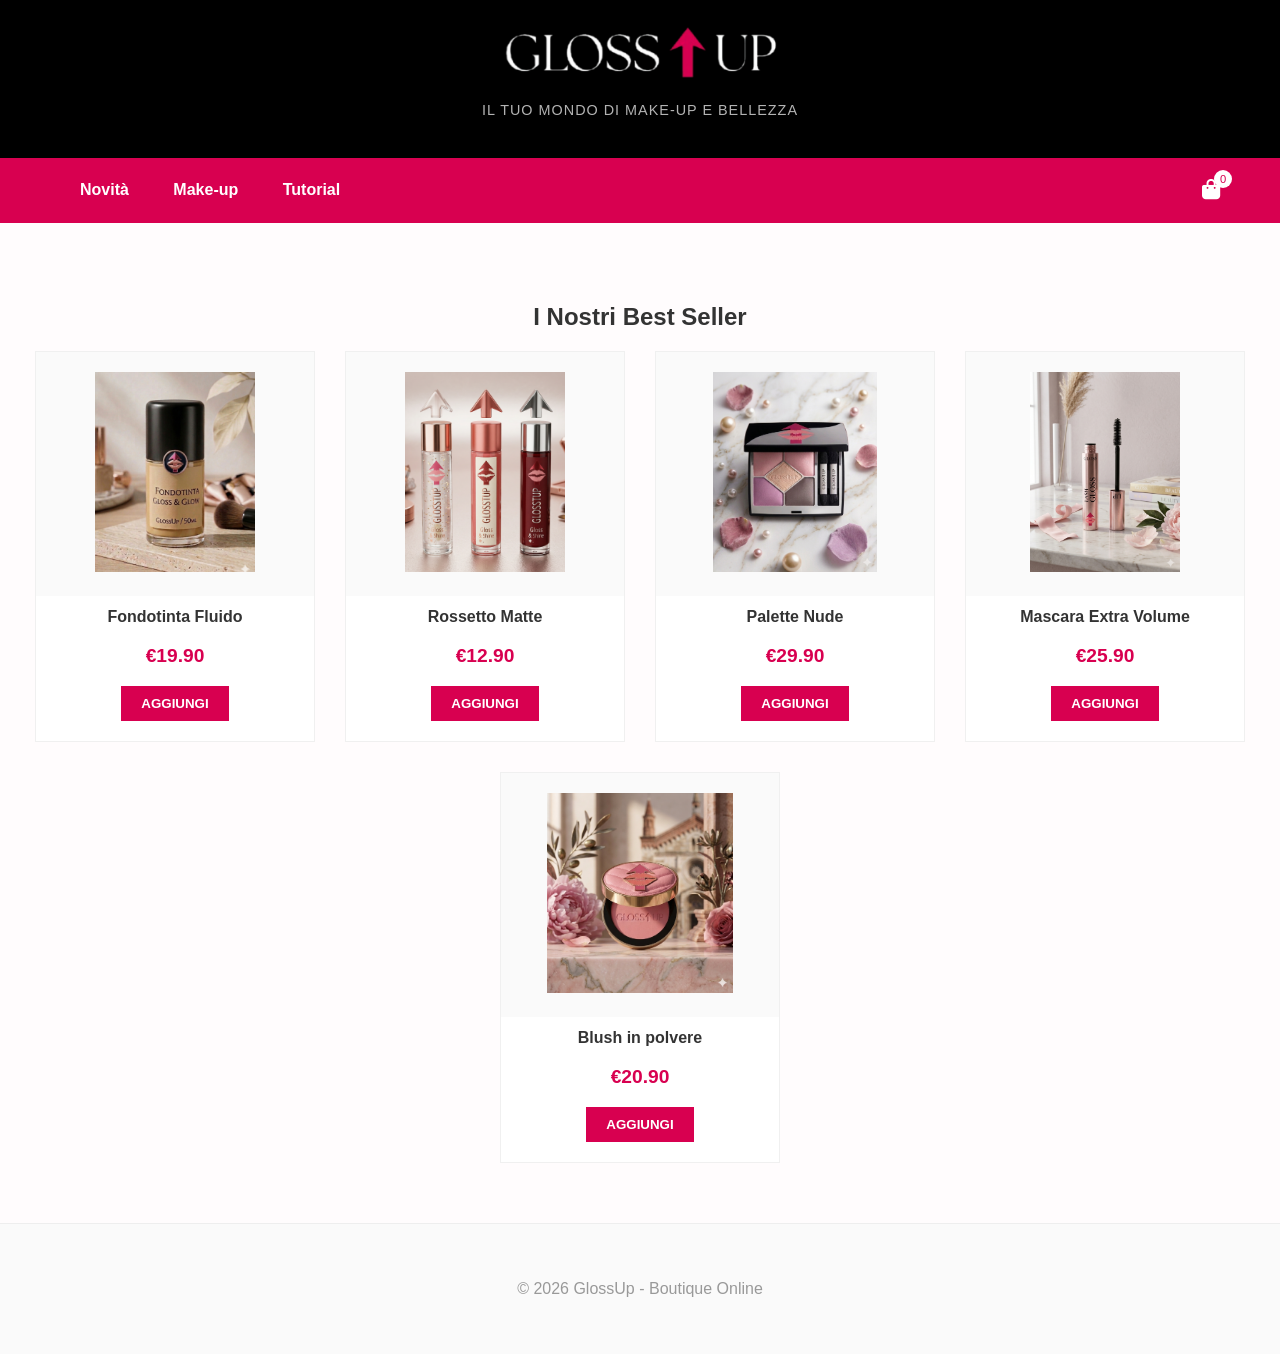
<file: indexprodotti.html>
<!DOCTYPE html>
<html lang="it"> 
<head> 
    <meta charset="UTF-8">
    <meta 
        name="viewport" 
        content="width=device-width, initial-scale=1.0">
    <title>GlossUp - Beauty Store</title> 
    <link 
        rel="stylesheet" 
        href="style.css"> 
    <link 
        rel="icon" 
        href="LOGO/GLOSS_UP_LOGO.png"> 
    <link 
        rel="stylesheet" 
        href="https://cdnjs.cloudflare.com/ajax/libs/font-awesome/6.0.0/css/all.min.css">
</head> 
<body> 
    
    <header class="header"> 
        <img 
            src="LOGO/GLOSS_UP_scrittabianca2.png" 
            width="280" 
            alt="Logo GlossUp"> 
        <p>Il tuo mondo di make-up e bellezza</p> 
    </header> 
    
    <nav class="topnav"> 
        <div class="nav-container">
            <button 
                class="hamburger" 
                id="hamburger">
                <i class="fas fa-bars"></i>
            </button>
            <div 
                class="nav-links" 
                id="nav-links">
                <a href="#">Novità</a> 
                <a href="#">Make-up</a> 
                <a href="#">Tutorial</a> 
            </div>
            <div 
                class="cart-icon" 
                id="cart-btn">
                <i class="fas fa-shopping-bag"></i>
                <span id="cart-count">0</span>
            </div>
        </div>
    </nav>

    <section class="prodotti">
        <h2>I Nostri Best Seller</h2>
        <div class="griglia-prodotti">
            
            <article 
                class="card" 
                data-name="Fondotinta" 
                data-price="19.90">
                <div class="img-container">
                    <img 
                        src="immagini_prodotti/Fondotinta.PNG" 
                        alt="Fondotinta">
                </div>
                <h3>Fondotinta Fluido</h3>
                <p class="price">€19.90</p>
                <button class="add-to-cart">AGGIUNGI</button>
            </article>

            <article 
                class="card" 
                data-name="Rossetto" 
                data-price="12.90">
                <div class="img-container">
                    <img 
                        src="immagini_prodotti/Gloss.PNG" 
                        alt="Rossetto">
                </div>
                <h3>Rossetto Matte</h3>
                <p class="price">€12.90</p>
                <button class="add-to-cart">AGGIUNGI</button>
            </article>

            <article 
                class="card" 
                data-name="Palette" 
                data-price="29.90">
                <div class="img-container">
                    <img 
                        src="immagini_prodotti/Palette.PNG" 
                        alt="Palette">
                </div>
                <h3>Palette Nude</h3>
                <p class="price">€29.90</p>
                <button class="add-to-cart">AGGIUNGI</button>
            </article>

            <article 
                class="card" 
                data-name="Mascara" 
                data-price="29.90">
                <div class="img-container">
                    <img 
                        src="immagini_prodotti/Mascara.PNG" 
                        alt="Mascara">
                </div>
                <h3>Mascara Extra Volume</h3>
                <p class="price">€25.90</p>
                <button class="add-to-cart">AGGIUNGI</button>
            </article>

            <article 
                class="card" 
                data-name="Blush" 
                data-price="29.90">
                <div class="img-container">
                    <img 
                        src="immagini_prodotti/Blush.PNG" 
                        alt="Blush">
                </div>
                <h3>Blush in polvere</h3>
                <p class="price">€20.90</p>
                <button class="add-to-cart">AGGIUNGI</button>
            </article>

        </div>
    </section>
</main>

<footer class="footer">
    <p>© 2026 GlossUp - Boutique Online</p>
</footer>

<script src="script.js"></script>
</body>
</file>
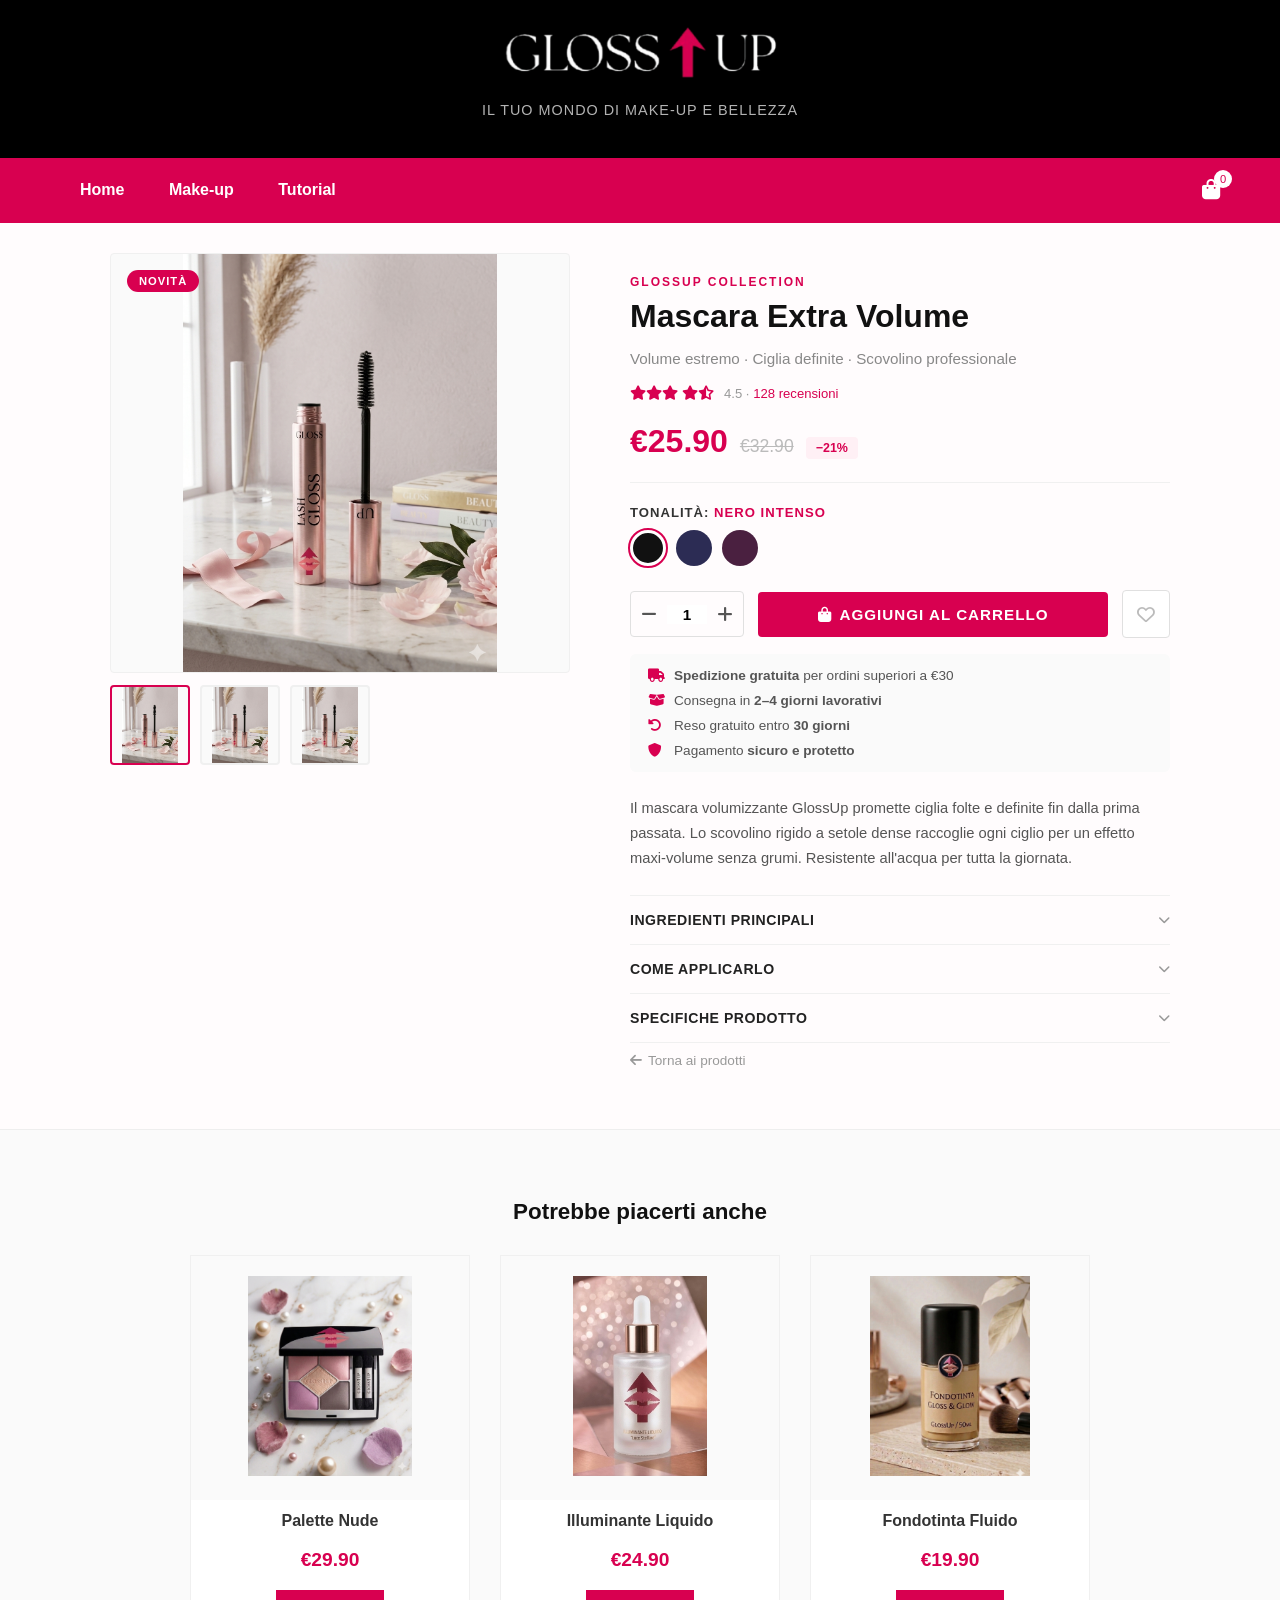
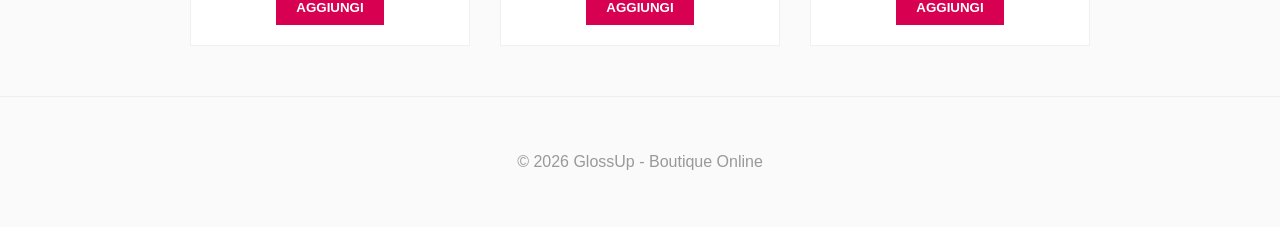
<file: mascara.html>
<!DOCTYPE html>
<html lang="it">
<head>
  <meta charset="UTF-8">
  <meta name="viewport" content="width=device-width, initial-scale=1.0">
  <title>Mascara Extra Volume - GlossUp Beauty Store</title>
  <link rel="stylesheet" href="style.css">
  <link rel="stylesheet" href="product.css">
  <link rel="icon" href="LOGO/GLOSS_UP_LOGO.png">
  <link rel="stylesheet" href="https://cdnjs.cloudflare.com/ajax/libs/font-awesome/6.0.0/css/all.min.css">
</head>
<body>

  <header class="header">
    <img src="LOGO/GLOSS_UP_scrittabianca2.png" width="280" alt="Logo GlossUp">
    <p>Il tuo mondo di make-up e bellezza</p>
  </header>

  <nav class="topnav">
    <div class="nav-container">
      <button class="hamburger" id="hamburger"><i class="fas fa-bars"></i></button>
      <div class="nav-links" id="nav-links">
        <a href="index.html">Home</a>
        <a href="prodotti.html">Make-up</a>
        <a href="tutorial.html">Tutorial</a>
      </div>
      <div class="cart-icon" id="cart-btn">
        <i class="fas fa-shopping-bag"></i>
        <span id="cart-count">0</span>
      </div>
    </div>
  </nav>

  <div id="cart-sidebar" class="cart-sidebar">
    <div class="cart-header">
      <h3>Il tuo Carrello</h3>
      <button id="close-cart">&times;</button>
    </div>
    <div id="cart-items"></div>
    <div class="cart-footer">
      <div class="total-row"><span>Totale</span><span id="cart-total">€0.00</span></div>
      <button class="checkout-btn">Procedi all'acquisto</button>
    </div>
  </div>

  <div class="toast" id="toast"><i class="fas fa-check-circle" style="margin-right:8px;color:#D80050;"></i> Prodotto aggiunto al carrello!</div>

  <main>
    <section class="product-detail">

      <div class="product-gallery">
        <div class="main-img-wrap">
          <span class="badge-new">Novità</span>
          <img id="main-img" src="immagini_prodotti/Mascara.PNG" alt="Mascara Extra Volume GlossUp">
        </div>
        <div class="thumbnails">
          <div class="thumb active" onclick="switchImg(this,'immagini_prodotti/Mascara.PNG')"><img src="immagini_prodotti/Mascara.PNG" alt=""></div>
          <div class="thumb" onclick="switchImg(this,'immagini_prodotti/Mascara.PNG')"><img src="immagini_prodotti/Mascara.PNG" alt=""></div>
          <div class="thumb" onclick="switchImg(this,'immagini_prodotti/Mascara.PNG')"><img src="immagini_prodotti/Mascara.PNG" alt=""></div>
        </div>
      </div>

      <div class="product-info">
        <p class="product-brand">GlossUp Collection</p>
        <h1>Mascara Extra Volume</h1>
        <p class="product-subtitle">Volume estremo · Ciglia definite · Scovolino professionale</p>

        <div class="rating-row">
          <span class="stars">
            <i class="fas fa-star"></i><i class="fas fa-star"></i><i class="fas fa-star"></i>
            <i class="fas fa-star"></i><i class="fas fa-star-half-alt"></i>
          </span>
          <span class="rating-count">4.5 · <a href="#">128 recensioni</a></span>
        </div>

        <div class="price-row">
          <span class="price-main">€25.90</span>
          <span class="price-old">€32.90</span>
          <span class="price-badge">−21%</span>
        </div>

        <p class="shades-label">Tonalità: <span id="shade-name">Nero Intenso</span></p>
        <div class="shades">
          <div class="shade active" style="background:#111111;" title="Nero Intenso" onclick="selectShade(this,'Nero Intenso')"></div>
          <div class="shade" style="background:#2c2c54;" title="Nero Blu" onclick="selectShade(this,'Nero Blu')"></div>
          <div class="shade" style="background:#4a2040;" title="Nero Prugna" onclick="selectShade(this,'Nero Prugna')"></div>
        </div>

        <div class="qty-cart-row">
          <div class="qty-selector">
            <button class="qty-btn" id="qty-minus"><i class="fas fa-minus"></i></button>
            <input id="qty-display" value="1" readonly>
            <button class="qty-btn" id="qty-plus"><i class="fas fa-plus"></i></button>
          </div>
          <button class="btn-add-cart" id="btn-add-cart">
            <i class="fas fa-shopping-bag"></i> AGGIUNGI AL CARRELLO
          </button>
          <button class="btn-wishlist" id="btn-wishlist" title="Lista desideri">
            <i class="far fa-heart"></i>
          </button>
        </div>

        <div class="shipping-info">
          <div class="shipping-row"><i class="fas fa-truck"></i><span><strong>Spedizione gratuita</strong> per ordini superiori a €30</span></div>
          <div class="shipping-row"><i class="fas fa-box-open"></i><span>Consegna in <strong>2–4 giorni lavorativi</strong></span></div>
          <div class="shipping-row"><i class="fas fa-undo-alt"></i><span>Reso gratuito entro <strong>30 giorni</strong></span></div>
          <div class="shipping-row"><i class="fas fa-shield-alt"></i><span>Pagamento <strong>sicuro e protetto</strong></span></div>
        </div>

        <p class="product-description">Il mascara volumizzante GlossUp promette ciglia folte e definite fin dalla prima passata. Lo scovolino rigido a setole dense raccoglie ogni ciglio per un effetto maxi-volume senza grumi. Resistente all'acqua per tutta la giornata.</p>

        <div class="accordion">
          <div class="accordion-item">
            <button class="accordion-btn" onclick="toggleAccordion(this)">Ingredienti principali <i class="fas fa-chevron-down"></i></button>
            <div class="accordion-body">
              <ul><li>Cera carnauba – volumizza e modella le ciglia</li><li>Pantenolo – nutre e rafforza la fibra del ciglio</li><li>Estratto di bambù – allungante naturale</li><li>Pigmenti neri ad alta concentrazione</li></ul>
              <p style="margin-top:10px;color:#888;font-size:0.82rem;">Formula dermatologicamente testata. Senza parabeni, senza profumo aggiunto.</p>
            </div>
          </div>
          <div class="accordion-item">
            <button class="accordion-btn" onclick="toggleAccordion(this)">Come applicarlo <i class="fas fa-chevron-down"></i></button>
            <div class="accordion-body"><ul><li>Posiziona lo scovolino alla base delle ciglia.</li><li>Muovi lo scovolino in zigzag dalla radice alle punte.</li><li>Applica un secondo strato per un effetto ancora più voluminoso.</li><li>Per le ciglia inferiori, usa la punta dello scovolino in verticale.</li></ul></div>
          </div>
          <div class="accordion-item">
            <button class="accordion-btn" onclick="toggleAccordion(this)">Specifiche prodotto <i class="fas fa-chevron-down"></i></button>
            <div class="accordion-body"><ul><li><strong>Formato:</strong> 12 ml</li><li><strong>Finish:</strong> Extra volume</li><li><strong>Durata:</strong> Fino a 12 ore</li><li><strong>Resistente all'acqua:</strong> Sì</li><li><strong>Cruelty free:</strong> Sì</li><li><strong>Vegano:</strong> Sì</li><li><strong>Codice prodotto:</strong> GU-MS-003</li></ul></div>
          </div>
        </div>

        <a href="prodotti.html" class="back-link"><i class="fas fa-arrow-left"></i> Torna ai prodotti</a>
      </div>
    </section>

    <section class="related-section prodotti">
      <h2>Potrebbe piacerti anche</h2>
      <div class="griglia-prodotti"><article class="card" data-name="Palette Nude" data-price="29.90">
          <a href="palette.html"><div class="img-container"><img src="immagini_prodotti/Palette.PNG" alt="Palette Nude"></div>
          <h3>Palette Nude</h3><p class="price">€29.90</p></a>
          <button class="add-to-cart">AGGIUNGI</button>
        </article><article class="card" data-name="Illuminante Liquido" data-price="24.90">
          <a href="#"><div class="img-container"><img src="immagini_prodotti/Illuminante.jpeg" alt="Illuminante Liquido"></div>
          <h3>Illuminante Liquido</h3><p class="price">€24.90</p></a>
          <button class="add-to-cart">AGGIUNGI</button>
        </article><article class="card" data-name="Fondotinta Fluido" data-price="19.90">
          <a href="fondotinta.html"><div class="img-container"><img src="immagini_prodotti/Fondotinta.PNG" alt="Fondotinta Fluido"></div>
          <h3>Fondotinta Fluido</h3><p class="price">€19.90</p></a>
          <button class="add-to-cart">AGGIUNGI</button>
        </article></div>
    </section>
  </main>

  <footer class="footer"><p>© 2026 GlossUp - Boutique Online</p></footer>

  <script src="script.js"></script>
  <script src="product.js"></script>
  <script>
    document.getElementById('btn-add-cart').addEventListener('click', () => {
      const shadeEl = document.getElementById('shade-name');
      const shadeName = shadeEl ? shadeEl.textContent : '';
      const label = shadeName ? `Mascara Extra Volume – ${shadeName}` : 'Mascara Extra Volume';
      for (let i = 0; i < qty; i++) cart.push({ name: label, price: 25.90 });
      updateCartDisplay();
      showToast();
    });
  </script>
</body>
</html>
</file>
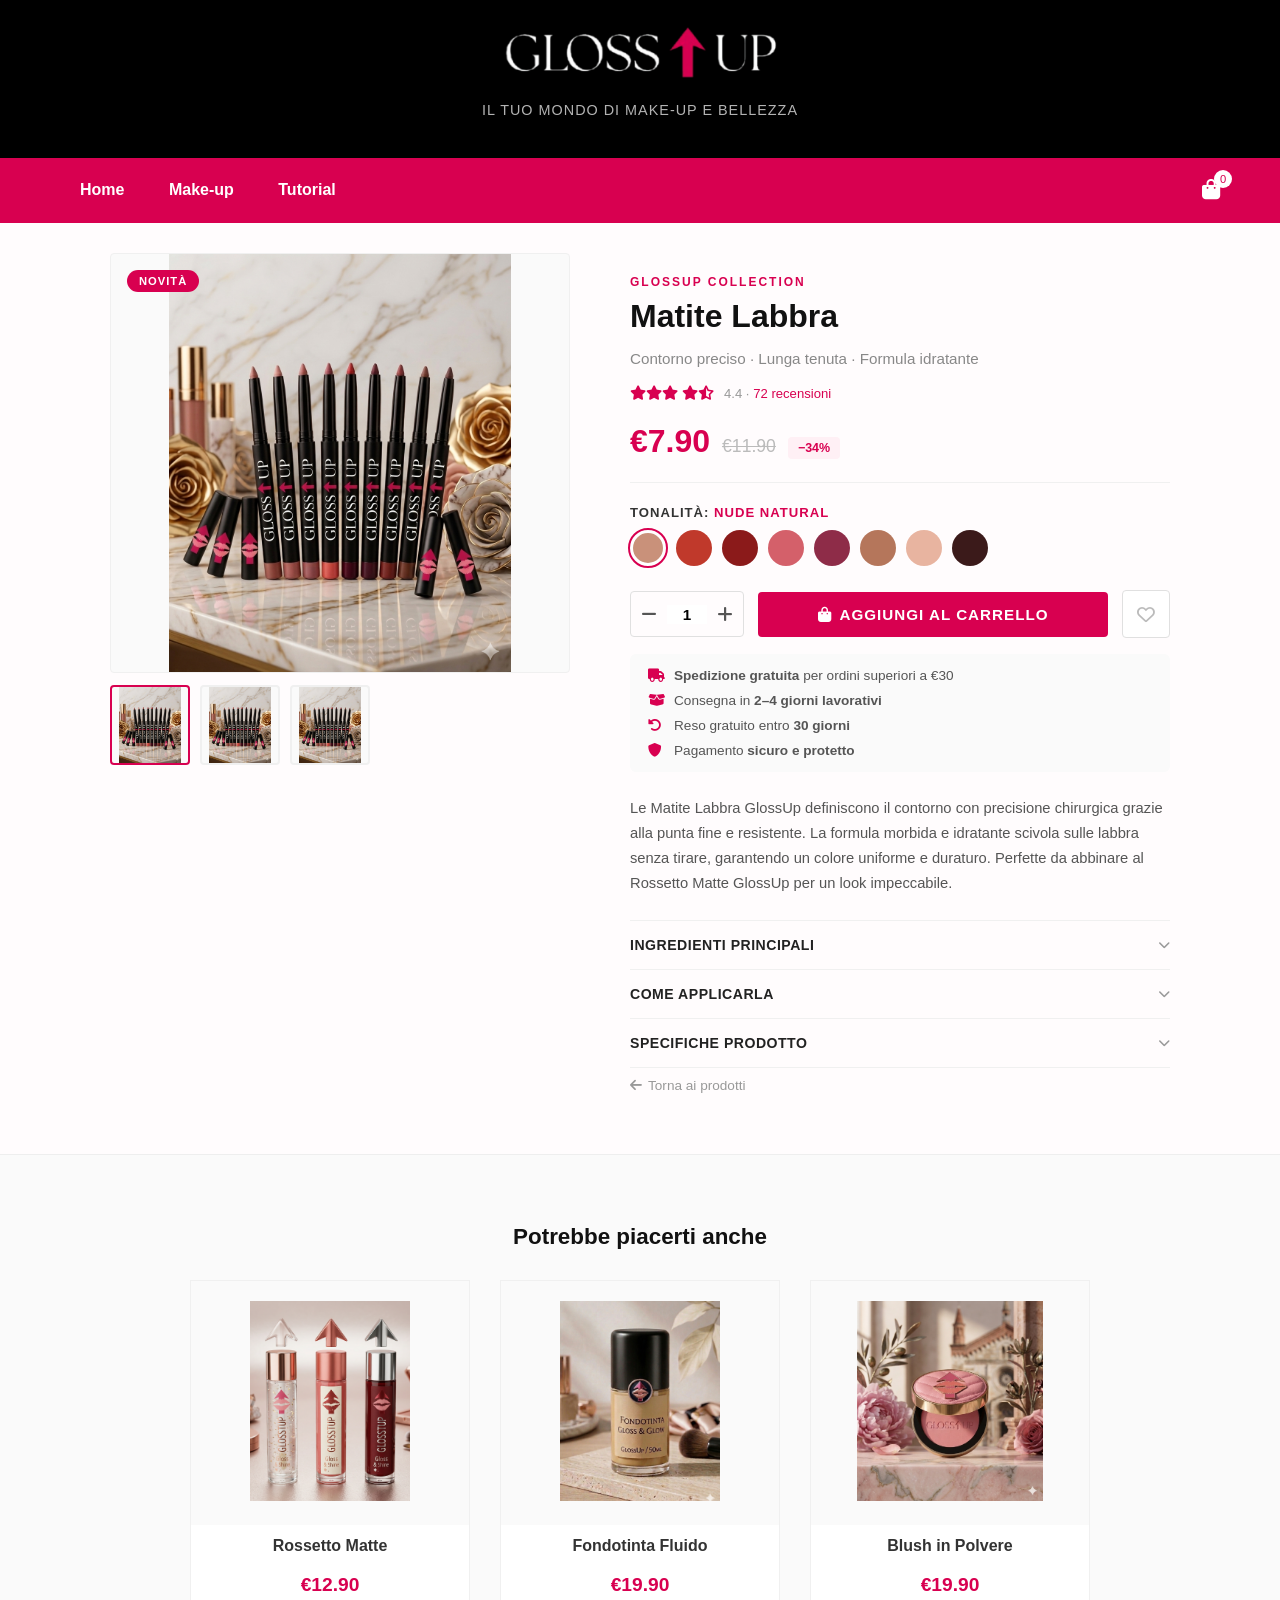
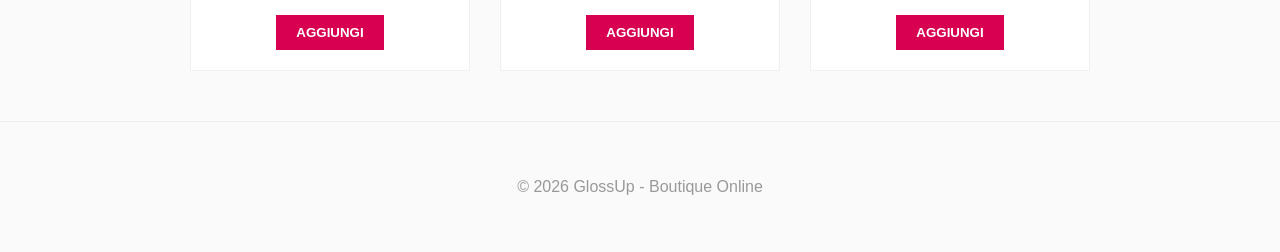
<file: matitelabbra.html>
<!DOCTYPE html>
<html lang="it">
<head>
  <meta charset="UTF-8">
  <meta name="viewport" content="width=device-width, initial-scale=1.0">
  <title>Matite Labbra - GlossUp Beauty Store</title>
  <link rel="stylesheet" href="style.css">
  <link rel="stylesheet" href="product.css">
  <link rel="icon" href="LOGO/GLOSS_UP_LOGO.png">
  <link rel="stylesheet" href="https://cdnjs.cloudflare.com/ajax/libs/font-awesome/6.0.0/css/all.min.css">
</head>
<body>

  <header class="header">
    <img src="LOGO/GLOSS_UP_scrittabianca2.png" width="280" alt="Logo GlossUp">
    <p>Il tuo mondo di make-up e bellezza</p>
  </header>

  <nav class="topnav">
    <div class="nav-container">
      <button class="hamburger" id="hamburger"><i class="fas fa-bars"></i></button>
      <div class="nav-links" id="nav-links">
        <a href="index.html">Home</a>
        <a href="prodotti.html">Make-up</a>
        <a href="tutorial.html">Tutorial</a>
      </div>
      <div class="cart-icon" id="cart-btn">
        <i class="fas fa-shopping-bag"></i>
        <span id="cart-count">0</span>
      </div>
    </div>
  </nav>

  <div id="cart-sidebar" class="cart-sidebar">
    <div class="cart-header">
      <h3>Il tuo Carrello</h3>
      <button id="close-cart">&times;</button>
    </div>
    <div id="cart-items"></div>
    <div class="cart-footer">
      <div class="total-row"><span>Totale</span><span id="cart-total">€0.00</span></div>
      <button class="checkout-btn">Procedi all'acquisto</button>
    </div>
  </div>

  <div class="toast" id="toast"><i class="fas fa-check-circle" style="margin-right:8px;color:#D80050;"></i> Prodotto aggiunto al carrello!</div>

  <main>
    <section class="product-detail">

      <div class="product-gallery">
        <div class="main-img-wrap">
          <span class="badge-new">Novità</span>
          <img id="main-img" src="immagini_prodotti/Matite labbra.png" alt="Matite Labbra GlossUp">
        </div>
        <div class="thumbnails">
          <div class="thumb active" onclick="switchImg(this,'immagini_prodotti/Matite labbra.png')"><img src="immagini_prodotti/Matite labbra.png" alt=""></div>
          <div class="thumb" onclick="switchImg(this,'immagini_prodotti/Matite labbra.png')"><img src="immagini_prodotti/Matite labbra.png" alt=""></div>
          <div class="thumb" onclick="switchImg(this,'immagini_prodotti/Matite labbra.png')"><img src="immagini_prodotti/Matite labbra.png" alt=""></div>
        </div>
      </div>

      <div class="product-info">
        <p class="product-brand">GlossUp Collection</p>
        <h1>Matite Labbra</h1>
        <p class="product-subtitle">Contorno preciso · Lunga tenuta · Formula idratante</p>

        <div class="rating-row">
          <span class="stars">
            <i class="fas fa-star"></i><i class="fas fa-star"></i><i class="fas fa-star"></i>
            <i class="fas fa-star"></i><i class="fas fa-star-half-alt"></i>
          </span>
          <span class="rating-count">4.4 · <a href="#">72 recensioni</a></span>
        </div>

        <div class="price-row">
          <span class="price-main">€7.90</span>
          <span class="price-old">€11.90</span>
          <span class="price-badge">−34%</span>
        </div>

        <p class="shades-label">Tonalità: <span id="shade-name">Nude Natural</span></p>
        <div class="shades">
          <div class="shade active" style="background:#c9917a;" title="Nude Natural" onclick="selectShade(this,'Nude Natural')"></div>
          <div class="shade" style="background:#C0392B;" title="Red Kiss" onclick="selectShade(this,'Red Kiss')"></div>
          <div class="shade" style="background:#8B1A1A;" title="Bordeaux" onclick="selectShade(this,'Bordeaux')"></div>
          <div class="shade" style="background:#D4606A;" title="Rose" onclick="selectShade(this,'Rose')"></div>
          <div class="shade" style="background:#8E2C48;" title="Berry" onclick="selectShade(this,'Berry')"></div>
          <div class="shade" style="background:#B5765B;" title="Terracotta" onclick="selectShade(this,'Terracotta')"></div>
          <div class="shade" style="background:#e8b4a0;" title="Baby Nude" onclick="selectShade(this,'Baby Nude')"></div>
          <div class="shade" style="background:#3B1A1A;" title="Dark Plum" onclick="selectShade(this,'Dark Plum')"></div>
        </div>

        <div class="qty-cart-row">
          <div class="qty-selector">
            <button class="qty-btn" id="qty-minus"><i class="fas fa-minus"></i></button>
            <input id="qty-display" value="1" readonly>
            <button class="qty-btn" id="qty-plus"><i class="fas fa-plus"></i></button>
          </div>
          <button class="btn-add-cart" id="btn-add-cart">
            <i class="fas fa-shopping-bag"></i> AGGIUNGI AL CARRELLO
          </button>
          <button class="btn-wishlist" id="btn-wishlist" title="Lista desideri">
            <i class="far fa-heart"></i>
          </button>
        </div>

        <div class="shipping-info">
          <div class="shipping-row"><i class="fas fa-truck"></i><span><strong>Spedizione gratuita</strong> per ordini superiori a €30</span></div>
          <div class="shipping-row"><i class="fas fa-box-open"></i><span>Consegna in <strong>2–4 giorni lavorativi</strong></span></div>
          <div class="shipping-row"><i class="fas fa-undo-alt"></i><span>Reso gratuito entro <strong>30 giorni</strong></span></div>
          <div class="shipping-row"><i class="fas fa-shield-alt"></i><span>Pagamento <strong>sicuro e protetto</strong></span></div>
        </div>

        <p class="product-description">Le Matite Labbra GlossUp definiscono il contorno con precisione chirurgica grazie alla punta fine e resistente. La formula morbida e idratante scivola sulle labbra senza tirare, garantendo un colore uniforme e duraturo. Perfette da abbinare al Rossetto Matte GlossUp per un look impeccabile.</p>

        <div class="accordion">
          <div class="accordion-item">
            <button class="accordion-btn" onclick="toggleAccordion(this)">Ingredienti principali <i class="fas fa-chevron-down"></i></button>
            <div class="accordion-body">
              <ul>
                <li>Vitamina E – idratante e antiossidante</li>
                <li>Olio di ricino – ammorbidisce e nutre le labbra</li>
                <li>Cera carnauba – struttura e tenuta del contorno</li>
                <li>Pigmenti di alta qualità – colore intenso e preciso</li>
              </ul>
              <p style="margin-top:10px;color:#888;font-size:0.82rem;">Formula dermatologicamente testata. Senza parabeni, senza profumo aggiunto.</p>
            </div>
          </div>
          <div class="accordion-item">
            <button class="accordion-btn" onclick="toggleAccordion(this)">Come applicarla <i class="fas fa-chevron-down"></i></button>
            <div class="accordion-body">
              <ul>
                <li>Traccia il contorno partendo dall'arco di Cupido verso gli angoli.</li>
                <li>Riempi l'intera superficie del labbro per una maggiore durata.</li>
                <li>Abbina al rossetto della stessa tonalità per un look uniforme.</li>
                <li>Usa una matita nude come base universale sotto qualsiasi rossetto.</li>
              </ul>
            </div>
          </div>
          <div class="accordion-item">
            <button class="accordion-btn" onclick="toggleAccordion(this)">Specifiche prodotto <i class="fas fa-chevron-down"></i></button>
            <div class="accordion-body">
              <ul>
                <li><strong>Formato:</strong> 1.4 g</li>
                <li><strong>Finish:</strong> Matte naturale</li>
                <li><strong>Durata:</strong> Fino a 8 ore</li>
                <li><strong>Tonalità disponibili:</strong> 8</li>
                <li><strong>Cruelty free:</strong> Sì</li>
                <li><strong>Vegano:</strong> Sì</li>
                <li><strong>Codice prodotto:</strong> GU-ML-007</li>
              </ul>
            </div>
          </div>
        </div>

        <a href="prodotti.html" class="back-link"><i class="fas fa-arrow-left"></i> Torna ai prodotti</a>
      </div>
    </section>

    <section class="related-section prodotti">
      <h2>Potrebbe piacerti anche</h2>
      <div class="griglia-prodotti">
        <article class="card" data-name="Rossetto Matte" data-price="12.90">
          <a href="rossetto.html"><div class="img-container"><img src="immagini_prodotti/Gloss.PNG" alt="Rossetto Matte"></div>
          <h3>Rossetto Matte</h3><p class="price">€12.90</p></a>
          <button class="add-to-cart">AGGIUNGI</button>
        </article>
        <article class="card" data-name="Fondotinta Fluido" data-price="19.90">
          <a href="fondotinta.html"><div class="img-container"><img src="immagini_prodotti/Fondotinta.PNG" alt="Fondotinta Fluido"></div>
          <h3>Fondotinta Fluido</h3><p class="price">€19.90</p></a>
          <button class="add-to-cart">AGGIUNGI</button>
        </article>
        <article class="card" data-name="Blush in Polvere" data-price="19.90">
          <a href="blush.html"><div class="img-container"><img src="immagini_prodotti/Blush.PNG" alt="Blush in Polvere"></div>
          <h3>Blush in Polvere</h3><p class="price">€19.90</p></a>
          <button class="add-to-cart">AGGIUNGI</button>
        </article>
      </div>
    </section>
  </main>

  <footer class="footer"><p>© 2026 GlossUp - Boutique Online</p></footer>

  <script src="script.js"></script>
  <script src="product.js"></script>
  <script>
    document.getElementById('btn-add-cart').addEventListener('click', () => {
      const shadeEl = document.getElementById('shade-name');
      const shadeName = shadeEl ? shadeEl.textContent : '';
      const label = shadeName ? `Matite Labbra – ${shadeName}` : 'Matite Labbra';
      for (let i = 0; i < qty; i++) cart.push({ name: label, price: 7.90 });
      updateCartDisplay();
      showToast();
    });
  </script>
</body>
</html>
</file>
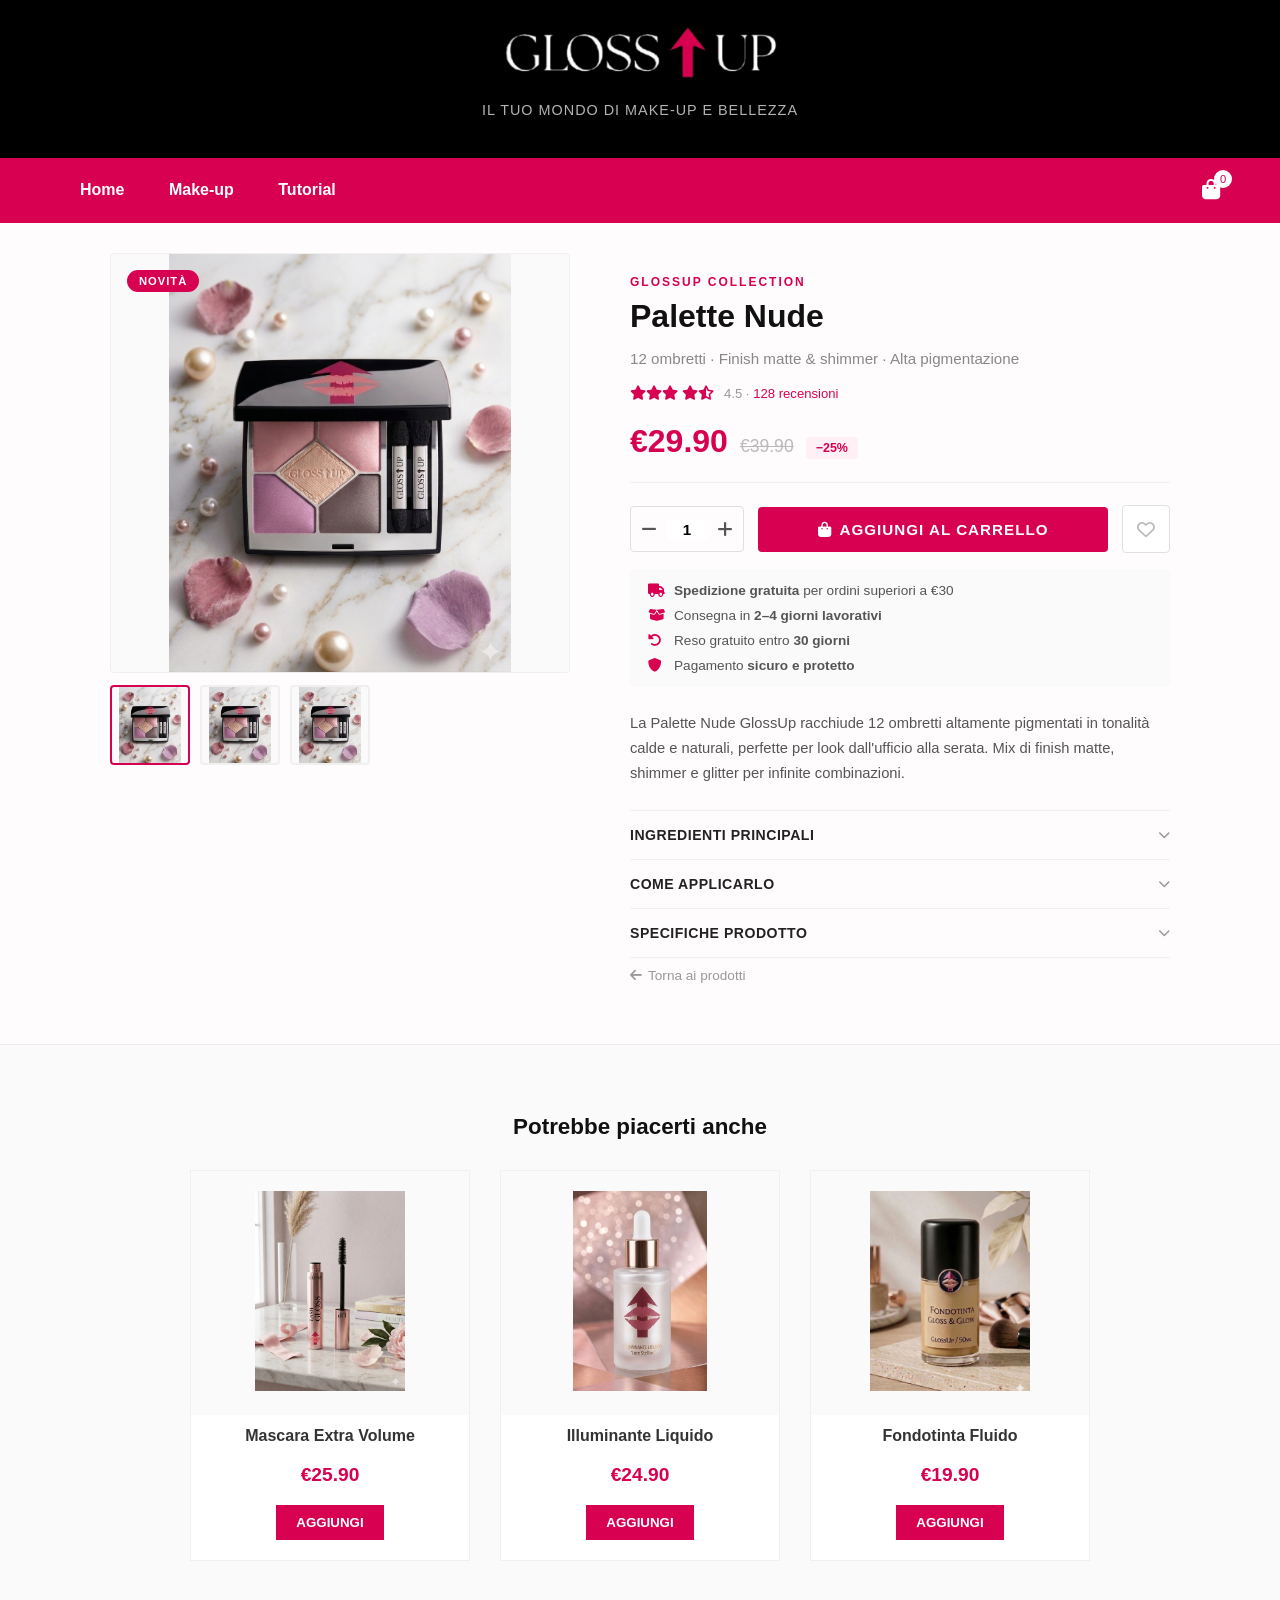
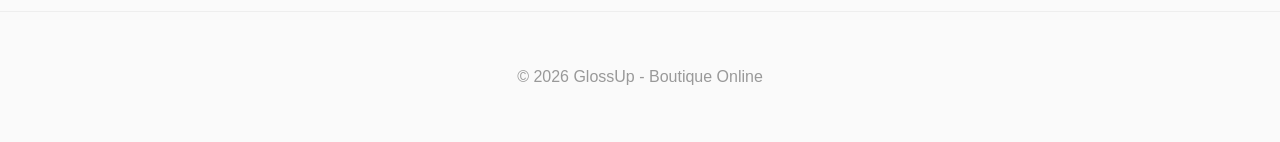
<file: palette.html>
<!DOCTYPE html>
<html lang="it">
<head>
  <meta charset="UTF-8">
  <meta name="viewport" content="width=device-width, initial-scale=1.0">
  <title>Palette Nude - GlossUp Beauty Store</title>
  <link rel="stylesheet" href="style.css">
  <link rel="stylesheet" href="product.css">
  <link rel="icon" href="LOGO/GLOSS_UP_LOGO.png">
  <link rel="stylesheet" href="https://cdnjs.cloudflare.com/ajax/libs/font-awesome/6.0.0/css/all.min.css">
</head>
<body>

  <header class="header">
    <img src="LOGO/GLOSS_UP_scrittabianca2.png" width="280" alt="Logo GlossUp">
    <p>Il tuo mondo di make-up e bellezza</p>
  </header>

  <nav class="topnav">
    <div class="nav-container">
      <button class="hamburger" id="hamburger"><i class="fas fa-bars"></i></button>
      <div class="nav-links" id="nav-links">
        <a href="index.html">Home</a>
        <a href="prodotti.html">Make-up</a>
        <a href="tutorial.html">Tutorial</a>
      </div>
      <div class="cart-icon" id="cart-btn">
        <i class="fas fa-shopping-bag"></i>
        <span id="cart-count">0</span>
      </div>
    </div>
  </nav>

  <div id="cart-sidebar" class="cart-sidebar">
    <div class="cart-header">
      <h3>Il tuo Carrello</h3>
      <button id="close-cart">&times;</button>
    </div>
    <div id="cart-items"></div>
    <div class="cart-footer">
      <div class="total-row"><span>Totale</span><span id="cart-total">€0.00</span></div>
      <button class="checkout-btn">Procedi all'acquisto</button>
    </div>
  </div>

  <div class="toast" id="toast"><i class="fas fa-check-circle" style="margin-right:8px;color:#D80050;"></i> Prodotto aggiunto al carrello!</div>

  <main>
    <section class="product-detail">

      <div class="product-gallery">
        <div class="main-img-wrap">
          <span class="badge-new">Novità</span>
          <img id="main-img" src="immagini_prodotti/Palette.PNG" alt="Palette Nude GlossUp">
        </div>
        <div class="thumbnails">
          <div class="thumb active" onclick="switchImg(this,'immagini_prodotti/Palette.PNG')"><img src="immagini_prodotti/Palette.PNG" alt=""></div>
          <div class="thumb" onclick="switchImg(this,'immagini_prodotti/Palette.PNG')"><img src="immagini_prodotti/Palette.PNG" alt=""></div>
          <div class="thumb" onclick="switchImg(this,'immagini_prodotti/Palette.PNG')"><img src="immagini_prodotti/Palette.PNG" alt=""></div>
        </div>
      </div>

      <div class="product-info">
        <p class="product-brand">GlossUp Collection</p>
        <h1>Palette Nude</h1>
        <p class="product-subtitle">12 ombretti · Finish matte & shimmer · Alta pigmentazione</p>

        <div class="rating-row">
          <span class="stars">
            <i class="fas fa-star"></i><i class="fas fa-star"></i><i class="fas fa-star"></i>
            <i class="fas fa-star"></i><i class="fas fa-star-half-alt"></i>
          </span>
          <span class="rating-count">4.5 · <a href="#">128 recensioni</a></span>
        </div>

        <div class="price-row">
          <span class="price-main">€29.90</span>
          <span class="price-old">€39.90</span>
          <span class="price-badge">−25%</span>
        </div>

        

        <div class="qty-cart-row">
          <div class="qty-selector">
            <button class="qty-btn" id="qty-minus"><i class="fas fa-minus"></i></button>
            <input id="qty-display" value="1" readonly>
            <button class="qty-btn" id="qty-plus"><i class="fas fa-plus"></i></button>
          </div>
          <button class="btn-add-cart" id="btn-add-cart">
            <i class="fas fa-shopping-bag"></i> AGGIUNGI AL CARRELLO
          </button>
          <button class="btn-wishlist" id="btn-wishlist" title="Lista desideri">
            <i class="far fa-heart"></i>
          </button>
        </div>

        <div class="shipping-info">
          <div class="shipping-row"><i class="fas fa-truck"></i><span><strong>Spedizione gratuita</strong> per ordini superiori a €30</span></div>
          <div class="shipping-row"><i class="fas fa-box-open"></i><span>Consegna in <strong>2–4 giorni lavorativi</strong></span></div>
          <div class="shipping-row"><i class="fas fa-undo-alt"></i><span>Reso gratuito entro <strong>30 giorni</strong></span></div>
          <div class="shipping-row"><i class="fas fa-shield-alt"></i><span>Pagamento <strong>sicuro e protetto</strong></span></div>
        </div>

        <p class="product-description">La Palette Nude GlossUp racchiude 12 ombretti altamente pigmentati in tonalità calde e naturali, perfette per look dall'ufficio alla serata. Mix di finish matte, shimmer e glitter per infinite combinazioni.</p>

        <div class="accordion">
          <div class="accordion-item">
            <button class="accordion-btn" onclick="toggleAccordion(this)">Ingredienti principali <i class="fas fa-chevron-down"></i></button>
            <div class="accordion-body">
              <ul><li>Mica – riflessi luminosi naturali</li><li>Talco micronizzato – texture setosa e facile da sfumare</li><li>Vitamina E – antiossidante, protegge la pelle del contorno occhi</li><li>Olio di jojoba – morbidezza e aderenza</li></ul>
              <p style="margin-top:10px;color:#888;font-size:0.82rem;">Formula dermatologicamente testata. Senza parabeni, senza profumo aggiunto.</p>
            </div>
          </div>
          <div class="accordion-item">
            <button class="accordion-btn" onclick="toggleAccordion(this)">Come applicarlo <i class="fas fa-chevron-down"></i></button>
            <div class="accordion-body"><ul><li>Applica un ombretto chiaro su tutta la palpebra mobile come base.</li><li>Sfuma un tono medio nella piega dell'occhio per profondità.</li><li>Usa i toni scuri sull'angolo esterno per un effetto smoky.</li><li>Illumina l'angolo interno con il tono shimmer più chiaro.</li></ul></div>
          </div>
          <div class="accordion-item">
            <button class="accordion-btn" onclick="toggleAccordion(this)">Specifiche prodotto <i class="fas fa-chevron-down"></i></button>
            <div class="accordion-body"><ul><li><strong>Numero di ombretti:</strong> 12</li><li><strong>Formato:</strong> 18 g totali</li><li><strong>Finish:</strong> Matte, Shimmer, Glitter</li><li><strong>Cruelty free:</strong> Sì</li><li><strong>Vegano:</strong> Sì</li><li><strong>Specchietto incluso:</strong> Sì</li><li><strong>Codice prodotto:</strong> GU-PL-004</li></ul></div>
          </div>
        </div>

        <a href="prodotti.html" class="back-link"><i class="fas fa-arrow-left"></i> Torna ai prodotti</a>
      </div>
    </section>

    <section class="related-section prodotti">
      <h2>Potrebbe piacerti anche</h2>
      <div class="griglia-prodotti"><article class="card" data-name="Mascara Extra Volume" data-price="25.90">
          <a href="mascara.html"><div class="img-container"><img src="immagini_prodotti/Mascara.PNG" alt="Mascara Extra Volume"></div>
          <h3>Mascara Extra Volume</h3><p class="price">€25.90</p></a>
          <button class="add-to-cart">AGGIUNGI</button>
        </article><article class="card" data-name="Illuminante Liquido" data-price="24.90">
          <a href="#"><div class="img-container"><img src="immagini_prodotti/Illuminante.jpeg" alt="Illuminante Liquido"></div>
          <h3>Illuminante Liquido</h3><p class="price">€24.90</p></a>
          <button class="add-to-cart">AGGIUNGI</button>
        </article><article class="card" data-name="Fondotinta Fluido" data-price="19.90">
          <a href="fondotinta.html"><div class="img-container"><img src="immagini_prodotti/Fondotinta.PNG" alt="Fondotinta Fluido"></div>
          <h3>Fondotinta Fluido</h3><p class="price">€19.90</p></a>
          <button class="add-to-cart">AGGIUNGI</button>
        </article></div>
    </section>
  </main>

  <footer class="footer"><p>© 2026 GlossUp - Boutique Online</p></footer>

  <script src="script.js"></script>
  <script src="product.js"></script>
  <script>
    document.getElementById('btn-add-cart').addEventListener('click', () => {
      const shadeEl = document.getElementById('shade-name');
      const shadeName = shadeEl ? shadeEl.textContent : '';
      const label = shadeName ? `Palette Nude – ${shadeName}` : 'Palette Nude';
      for (let i = 0; i < qty; i++) cart.push({ name: label, price: 29.90 });
      updateCartDisplay();
      showToast();
    });
  </script>
</body>
</html>
</file>
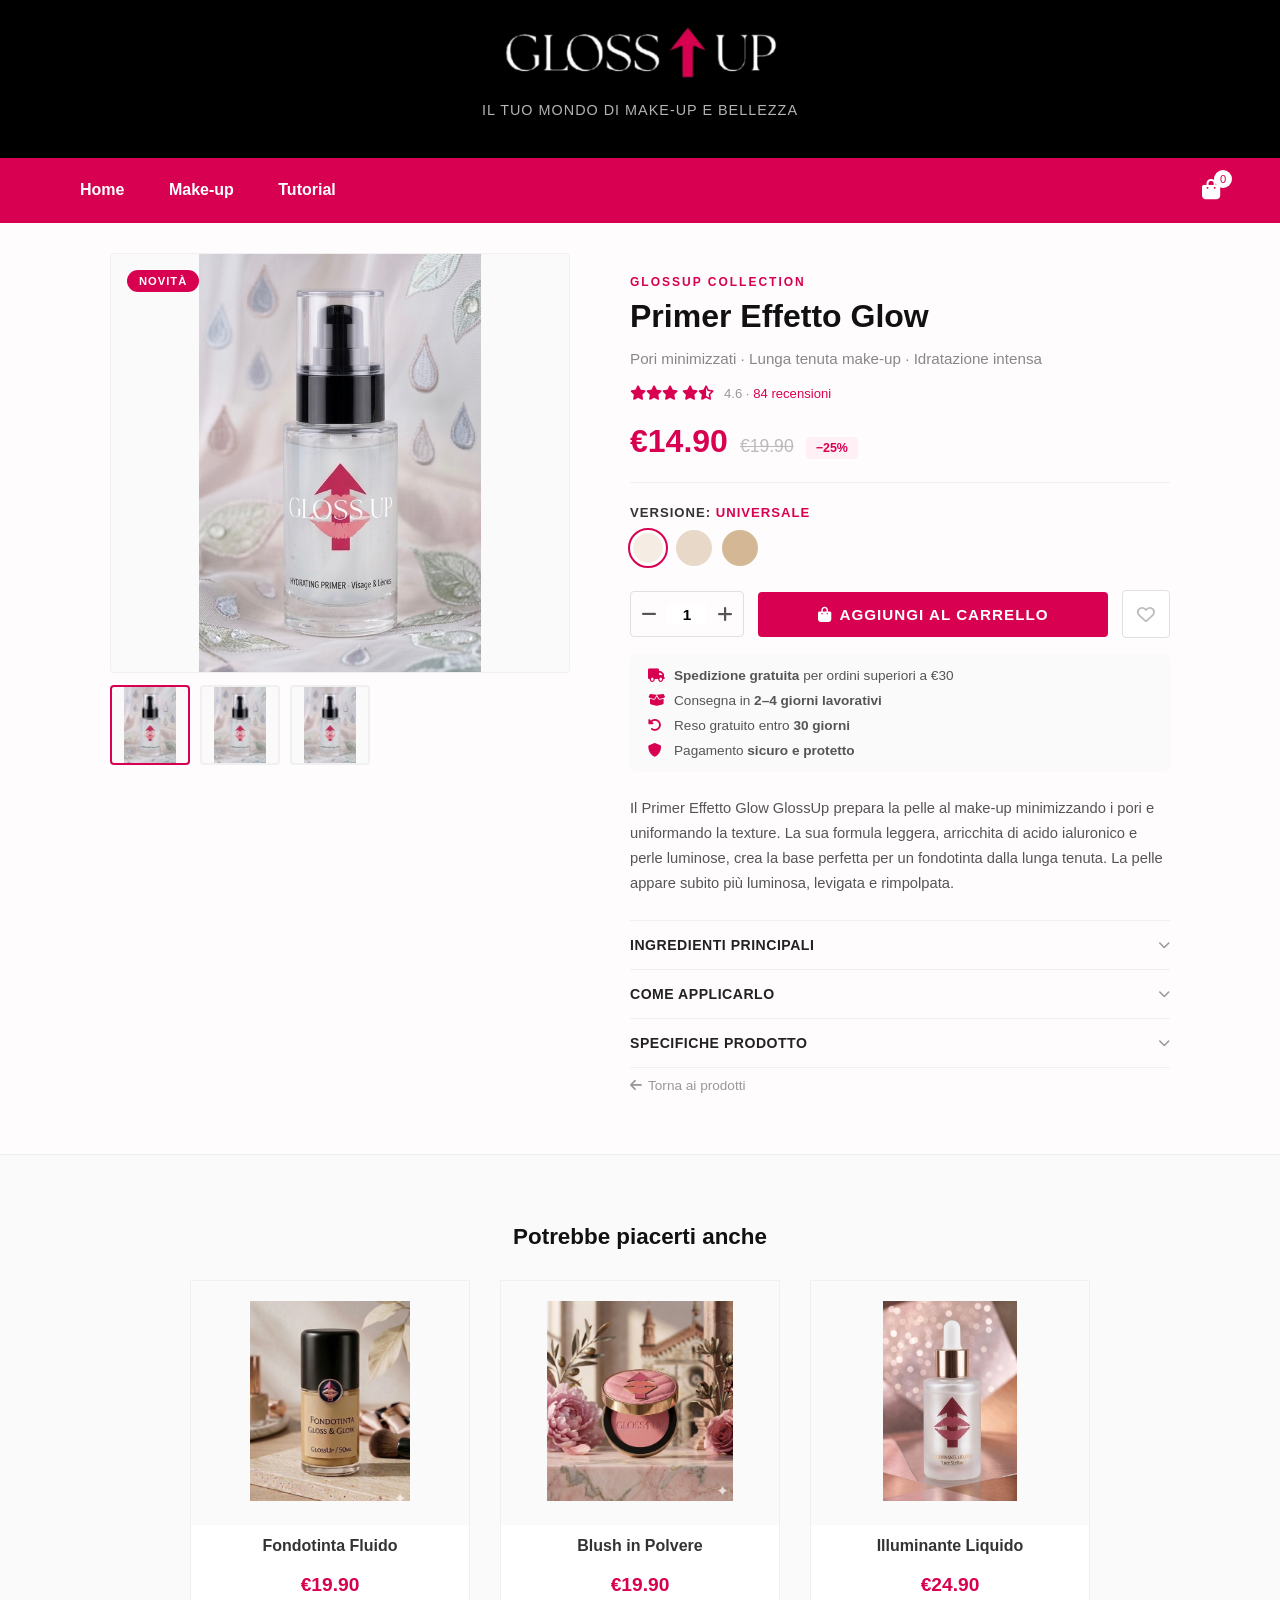
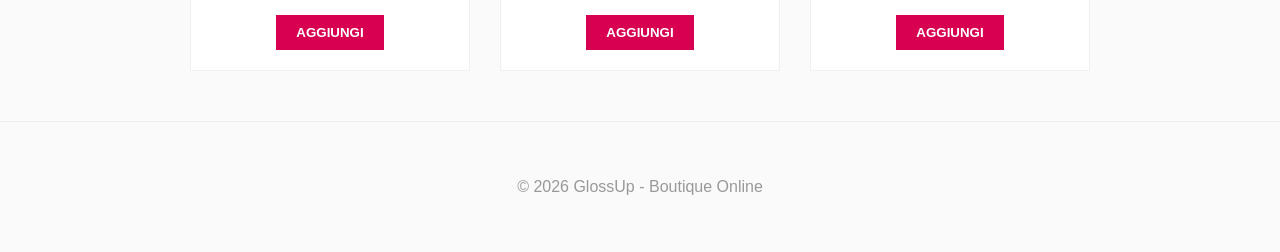
<file: primer.html>
<!DOCTYPE html>
<html lang="it">
<head>
  <meta charset="UTF-8">
  <meta name="viewport" content="width=device-width, initial-scale=1.0">
  <title>Primer Effetto Glow - GlossUp Beauty Store</title>
  <link rel="stylesheet" href="style.css">
  <link rel="stylesheet" href="product.css">
  <link rel="icon" href="LOGO/GLOSS_UP_LOGO.png">
  <link rel="stylesheet" href="https://cdnjs.cloudflare.com/ajax/libs/font-awesome/6.0.0/css/all.min.css">
</head>
<body>

  <header class="header">
    <img src="LOGO/GLOSS_UP_scrittabianca2.png" width="280" alt="Logo GlossUp">
    <p>Il tuo mondo di make-up e bellezza</p>
  </header>

  <nav class="topnav">
    <div class="nav-container">
      <button class="hamburger" id="hamburger"><i class="fas fa-bars"></i></button>
      <div class="nav-links" id="nav-links">
        <a href="index.html">Home</a>
        <a href="prodotti.html">Make-up</a>
        <a href="tutorial.html">Tutorial</a>
      </div>
      <div class="cart-icon" id="cart-btn">
        <i class="fas fa-shopping-bag"></i>
        <span id="cart-count">0</span>
      </div>
    </div>
  </nav>

  <div id="cart-sidebar" class="cart-sidebar">
    <div class="cart-header">
      <h3>Il tuo Carrello</h3>
      <button id="close-cart">&times;</button>
    </div>
    <div id="cart-items"></div>
    <div class="cart-footer">
      <div class="total-row"><span>Totale</span><span id="cart-total">€0.00</span></div>
      <button class="checkout-btn">Procedi all'acquisto</button>
    </div>
  </div>

  <div class="toast" id="toast"><i class="fas fa-check-circle" style="margin-right:8px;color:#D80050;"></i> Prodotto aggiunto al carrello!</div>

  <main>
    <section class="product-detail">

      <div class="product-gallery">
        <div class="main-img-wrap">
          <span class="badge-new">Novità</span>
          <img id="main-img" src="immagini_prodotti/Primer.jpeg" alt="Primer Effetto Glow GlossUp">
        </div>
        <div class="thumbnails">
          <div class="thumb active" onclick="switchImg(this,'immagini_prodotti/Primer.jpeg')"><img src="immagini_prodotti/Primer.jpeg" alt=""></div>
          <div class="thumb" onclick="switchImg(this,'immagini_prodotti/Primer.jpeg')"><img src="immagini_prodotti/Primer.jpeg" alt=""></div>
          <div class="thumb" onclick="switchImg(this,'immagini_prodotti/Primer.jpeg')"><img src="immagini_prodotti/Primer.jpeg" alt=""></div>
        </div>
      </div>

      <div class="product-info">
        <p class="product-brand">GlossUp Collection</p>
        <h1>Primer Effetto Glow</h1>
        <p class="product-subtitle">Pori minimizzati · Lunga tenuta make-up · Idratazione intensa</p>

        <div class="rating-row">
          <span class="stars">
            <i class="fas fa-star"></i><i class="fas fa-star"></i><i class="fas fa-star"></i>
            <i class="fas fa-star"></i><i class="fas fa-star-half-alt"></i>
          </span>
          <span class="rating-count">4.6 · <a href="#">84 recensioni</a></span>
        </div>

        <div class="price-row">
          <span class="price-main">€14.90</span>
          <span class="price-old">€19.90</span>
          <span class="price-badge">−25%</span>
        </div>

        <p class="shades-label">Versione: <span id="shade-name">Universale</span></p>
        <div class="shades">
          <div class="shade active" style="background:#f5ede4;" title="Universale" onclick="selectShade(this,'Universale')"></div>
          <div class="shade" style="background:#e8d8c8;" title="Pelli Chiare" onclick="selectShade(this,'Pelli Chiare')"></div>
          <div class="shade" style="background:#d4b896;" title="Pelli Medie" onclick="selectShade(this,'Pelli Medie')"></div>
        </div>

        <div class="qty-cart-row">
          <div class="qty-selector">
            <button class="qty-btn" id="qty-minus"><i class="fas fa-minus"></i></button>
            <input id="qty-display" value="1" readonly>
            <button class="qty-btn" id="qty-plus"><i class="fas fa-plus"></i></button>
          </div>
          <button class="btn-add-cart" id="btn-add-cart">
            <i class="fas fa-shopping-bag"></i> AGGIUNGI AL CARRELLO
          </button>
          <button class="btn-wishlist" id="btn-wishlist" title="Lista desideri">
            <i class="far fa-heart"></i>
          </button>
        </div>

        <div class="shipping-info">
          <div class="shipping-row"><i class="fas fa-truck"></i><span><strong>Spedizione gratuita</strong> per ordini superiori a €30</span></div>
          <div class="shipping-row"><i class="fas fa-box-open"></i><span>Consegna in <strong>2–4 giorni lavorativi</strong></span></div>
          <div class="shipping-row"><i class="fas fa-undo-alt"></i><span>Reso gratuito entro <strong>30 giorni</strong></span></div>
          <div class="shipping-row"><i class="fas fa-shield-alt"></i><span>Pagamento <strong>sicuro e protetto</strong></span></div>
        </div>

        <p class="product-description">Il Primer Effetto Glow GlossUp prepara la pelle al make-up minimizzando i pori e uniformando la texture. La sua formula leggera, arricchita di acido ialuronico e perle luminose, crea la base perfetta per un fondotinta dalla lunga tenuta. La pelle appare subito più luminosa, levigata e rimpolpata.</p>

        <div class="accordion">
          <div class="accordion-item">
            <button class="accordion-btn" onclick="toggleAccordion(this)">Ingredienti principali <i class="fas fa-chevron-down"></i></button>
            <div class="accordion-body">
              <ul>
                <li>Acido ialuronico – idratazione profonda e rimpolpante</li>
                <li>Perle luminose – effetto glow immediato</li>
                <li>Estratto di niacinamide – minimizza i pori visibili</li>
                <li>Siliconi leviganti – texture vellutata e uniforme</li>
              </ul>
              <p style="margin-top:10px;color:#888;font-size:0.82rem;">Formula dermatologicamente testata. Senza parabeni, senza profumo aggiunto.</p>
            </div>
          </div>
          <div class="accordion-item">
            <button class="accordion-btn" onclick="toggleAccordion(this)">Come applicarlo <i class="fas fa-chevron-down"></i></button>
            <div class="accordion-body">
              <ul>
                <li>Applica dopo la crema idratante, su pelle pulita e asciutta.</li>
                <li>Distribuisci una piccola quantità con le dita o un pennello flat.</li>
                <li>Lascia assorbire 1–2 minuti prima di applicare il fondotinta.</li>
                <li>Usa su tutto il viso o solo nelle zone T per controllare la brillantezza.</li>
              </ul>
            </div>
          </div>
          <div class="accordion-item">
            <button class="accordion-btn" onclick="toggleAccordion(this)">Specifiche prodotto <i class="fas fa-chevron-down"></i></button>
            <div class="accordion-body">
              <ul>
                <li><strong>Formato:</strong> 30 ml</li>
                <li><strong>Finish:</strong> Glow satinato</li>
                <li><strong>Adatto a:</strong> Tutti i tipi di pelle</li>
                <li><strong>Cruelty free:</strong> Sì</li>
                <li><strong>Vegano:</strong> Sì</li>
                <li><strong>Codice prodotto:</strong> GU-PR-006</li>
              </ul>
            </div>
          </div>
        </div>

        <a href="prodotti.html" class="back-link"><i class="fas fa-arrow-left"></i> Torna ai prodotti</a>
      </div>
    </section>

    <section class="related-section prodotti">
      <h2>Potrebbe piacerti anche</h2>
      <div class="griglia-prodotti">
        <article class="card" data-name="Fondotinta Fluido" data-price="19.90">
          <a href="fondotinta.html"><div class="img-container"><img src="immagini_prodotti/Fondotinta.PNG" alt="Fondotinta Fluido"></div>
          <h3>Fondotinta Fluido</h3><p class="price">€19.90</p></a>
          <button class="add-to-cart">AGGIUNGI</button>
        </article>
        <article class="card" data-name="Blush in Polvere" data-price="19.90">
          <a href="blush.html"><div class="img-container"><img src="immagini_prodotti/Blush.PNG" alt="Blush in Polvere"></div>
          <h3>Blush in Polvere</h3><p class="price">€19.90</p></a>
          <button class="add-to-cart">AGGIUNGI</button>
        </article>
        <article class="card" data-name="Illuminante Liquido" data-price="24.90">
          <a href="illuminante.html"><div class="img-container"><img src="immagini_prodotti/Illuminante.jpeg" alt="Illuminante Liquido"></div>
          <h3>Illuminante Liquido</h3><p class="price">€24.90</p></a>
          <button class="add-to-cart">AGGIUNGI</button>
        </article>
      </div>
    </section>
  </main>

  <footer class="footer"><p>© 2026 GlossUp - Boutique Online</p></footer>

  <script src="script.js"></script>
  <script src="product.js"></script>
  <script>
    document.getElementById('btn-add-cart').addEventListener('click', () => {
      const shadeEl = document.getElementById('shade-name');
      const shadeName = shadeEl ? shadeEl.textContent : '';
      const label = shadeName ? `Primer Effetto Glow – ${shadeName}` : 'Primer Effetto Glow';
      for (let i = 0; i < qty; i++) cart.push({ name: label, price: 14.90 });
      updateCartDisplay();
      showToast();
    });
  </script>
</body>
</html>
</file>
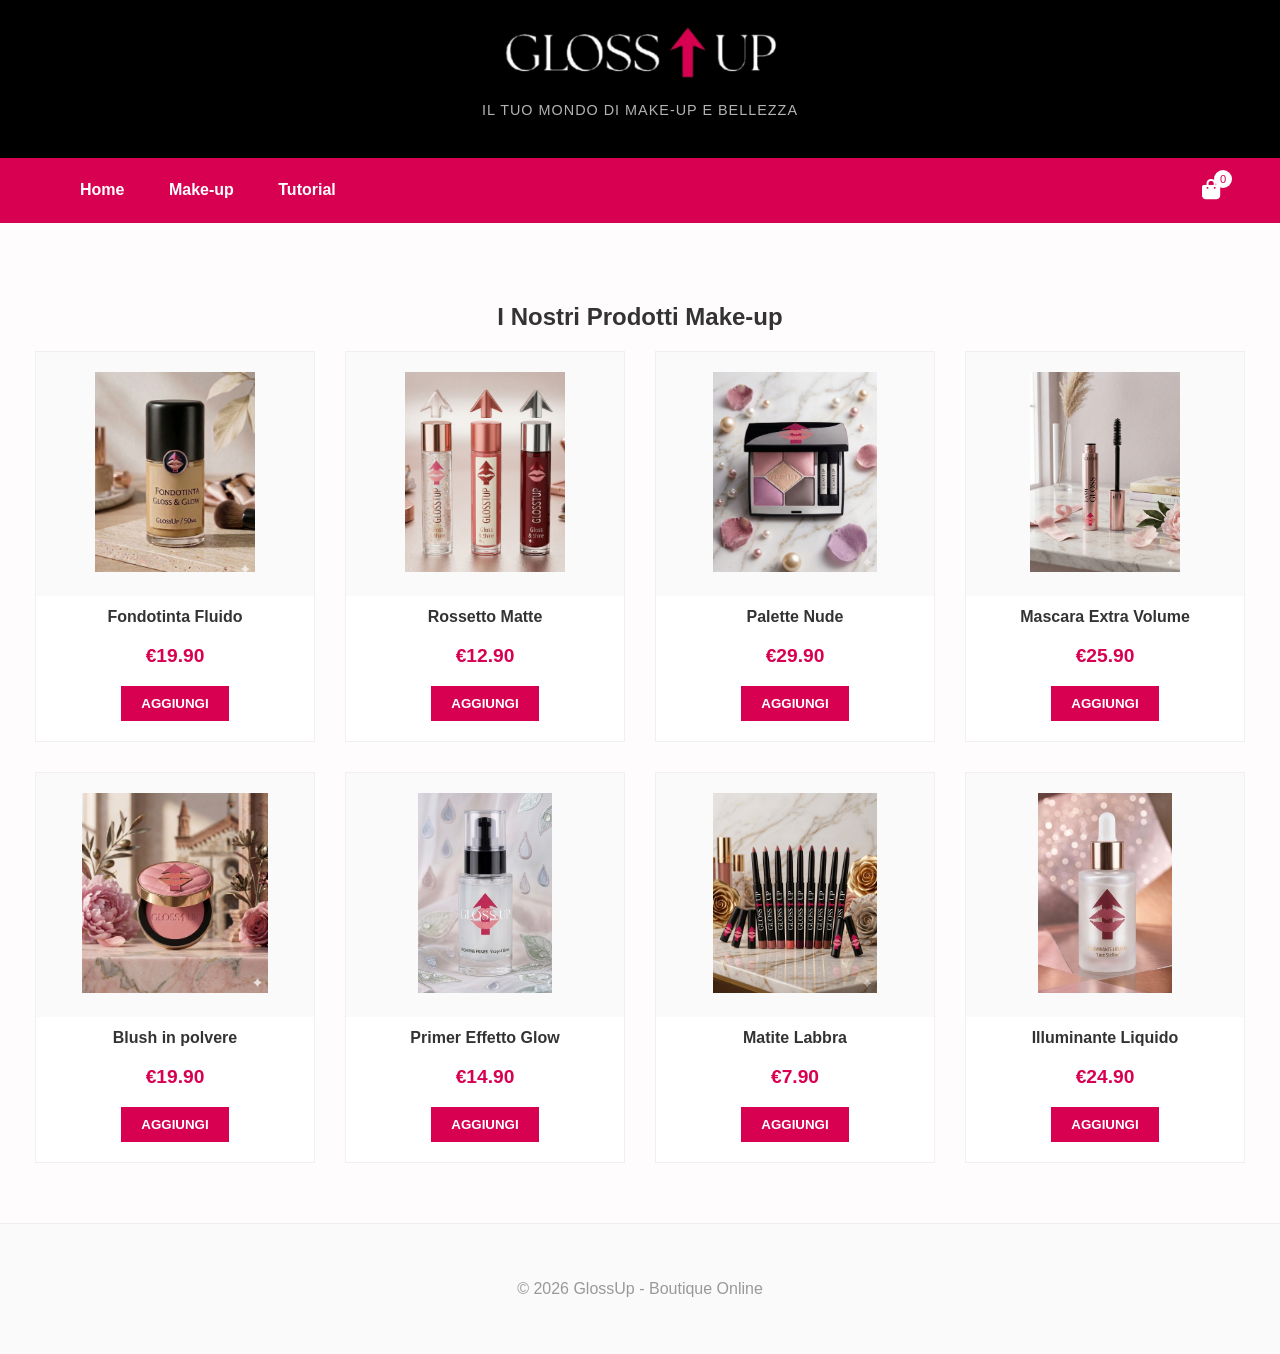
<file: prodotti.html>
<!DOCTYPE html>
<html lang="it"> 
<head> 
    <meta charset="UTF-8">
    <meta 
        name="viewport" 
        content="width=device-width, initial-scale=1.0">
    <title>GlossUp - Beauty Store</title> 
    <link 
        rel="stylesheet" 
        href="style.css"> 
    <link 
        rel="icon" 
        href="LOGO/GLOSS_UP_LOGO.png"> 
    <link 
        rel="stylesheet" 
        href="https://cdnjs.cloudflare.com/ajax/libs/font-awesome/6.0.0/css/all.min.css">
</head> 
<body> 
    
    <header class="header"> 
        <img 
            src="LOGO/GLOSS_UP_scrittabianca2.png" 
            width="280" 
            alt="Logo GlossUp"> 
        <p>Il tuo mondo di make-up e bellezza</p> 
    </header> 
    
    <nav class="topnav"> 
        <div class="nav-container">
            <button 
                class="hamburger" 
                id="hamburger">
                <i class="fas fa-bars"></i>
            </button>
            <div 
                class="nav-links" 
                id="nav-links">
                <a href="index.html">Home</a> 
                <a href="prodotti.html">Make-up</a> 
                <a href="tutorial.html">Tutorial</a> 
            </div>
            <div 
                class="cart-icon" 
                id="cart-btn">
                <i class="fas fa-shopping-bag"></i>
                <span id="cart-count">0</span>
            </div>
        </div>
    </nav>

    <div 
        id="cart-sidebar" 
        class="cart-sidebar">
        <div class="cart-header">
            <h3>Il tuo Carrello</h3>
            <button id="close-cart">&times;</button>
        </div>
        <div id="cart-items"></div>
        <div class="cart-footer">
            <div class="total-row">
                <span>Totale</span>
                <span id="cart-total">€0.00</span>
            </div>
            <button class="checkout-btn">Procedi all'acquisto</button>
        </div>
    </div>

        <section class="prodotti">
            <h2>I Nostri Prodotti Make-up</h2>
            <div class="griglia-prodotti">
                
                <article 
                    class="card" 
                    data-name="Fondotinta" 
                    data-price="19.90">
                    <a href="fondotinta.html">
                    <div class="img-container">
                        <img 
                            src="immagini_prodotti/Fondotinta.PNG" 
                            alt="Fondotinta">
                    </div>
                    <h3>Fondotinta Fluido</h3>
                    <p class="price">€19.90</p>
                    <button class="add-to-cart">AGGIUNGI</button>
                    </a>
                </article>

                <article 
                    class="card" 
                    data-name="Rossetto" 
                    data-price="12.90">
                    <a href="rossetto.html">
                    <div class="img-container">
                        <img 
                            src="immagini_prodotti/Gloss.PNG" 
                            alt="Rossetto">
                    </div>
                    <h3>Rossetto Matte</h3>
                    <p class="price">€12.90</p>
                    <button class="add-to-cart">AGGIUNGI</button>
                    </a>
                </article>

                <article 
                    class="card" 
                    data-name="Palette" 
                    data-price="29.90">
                    <a href="palette.html">
                    <div class="img-container">
                        <img 
                            src="immagini_prodotti/Palette.PNG" 
                            alt="Palette">
                    </div>
                    <h3>Palette Nude</h3>
                    <p class="price">€29.90</p>
                    <button class="add-to-cart">AGGIUNGI</button>
                    </a>
                </article>

                <article 
                    class="card" 
                    data-name="Mascara" 
                    data-price="29.90">
                    <div class="img-container">
                        <a href="mascara.html">
                        <img 
                            src="immagini_prodotti/Mascara.PNG" 
                            alt="Mascara">
                    </div>
                    <h3>Mascara Extra Volume</h3>
                    <p class="price">€25.90</p>
                    <button class="add-to-cart">AGGIUNGI</button>
                    </a>
                </article>

                <article 
                    class="card" 
                    data-name="Blush" 
                    data-price="19.90">
                    <a href="blush.html">
                    <div class="img-container">
                        <img 
                            src="immagini_prodotti/Blush.PNG" 
                            alt="Blush">
                    </div>
                    <h3>Blush in polvere</h3>
                    <p class="price">€19.90</p>
                    <button class="add-to-cart">AGGIUNGI</button>
                    </a>
                </article>

                <article 
                    class="card" 
                    data-name="Primer" 
                    data-price="14.90">
                    <a href="primer.html">
                    <div class="img-container">
                        <img 
                            src="immagini_prodotti/Primer.jpeg" 
                            alt="Primer">
                    </div>
                    <h3>Primer Effetto Glow</h3>
                    <p class="price">€14.90</p>
                    <button class="add-to-cart">AGGIUNGI</button>
                    </a>
                </article>

                <article 
                    class="card" 
                    data-name="Matite" 
                    data-price="7.90">
                    <a href="matitelabbra.html">
                    <div class="img-container">
                        <img 
                            src="immagini_prodotti/Matite labbra.png" 
                            alt="Primer">
                    </div>
                    <h3>Matite Labbra</h3>
                    <p class="price">€7.90</p>
                    <button class="add-to-cart">AGGIUNGI</button>
                    </a>
                </article>

                <article 
                    class="card" 
                    data-name="Illuminante" 
                    data-price="24.90">
                    <a href="illuminante.html">
                    <div class="img-container">
                        <img 
                            src="immagini_prodotti/Illuminante.jpeg" 
                            alt="Illuminante">
                    </div>
                    <h3>Illuminante Liquido</h3>
                    <p class="price">€24.90</p>
                    <button class="add-to-cart">AGGIUNGI</button>
                    </a>
                </article>

            </div>
        </section>
    </main>

    <footer class="footer">
        <p>© 2026 GlossUp - Boutique Online</p>
    </footer>

    <script src="script.js"></script>
</body>
</html>
</file>
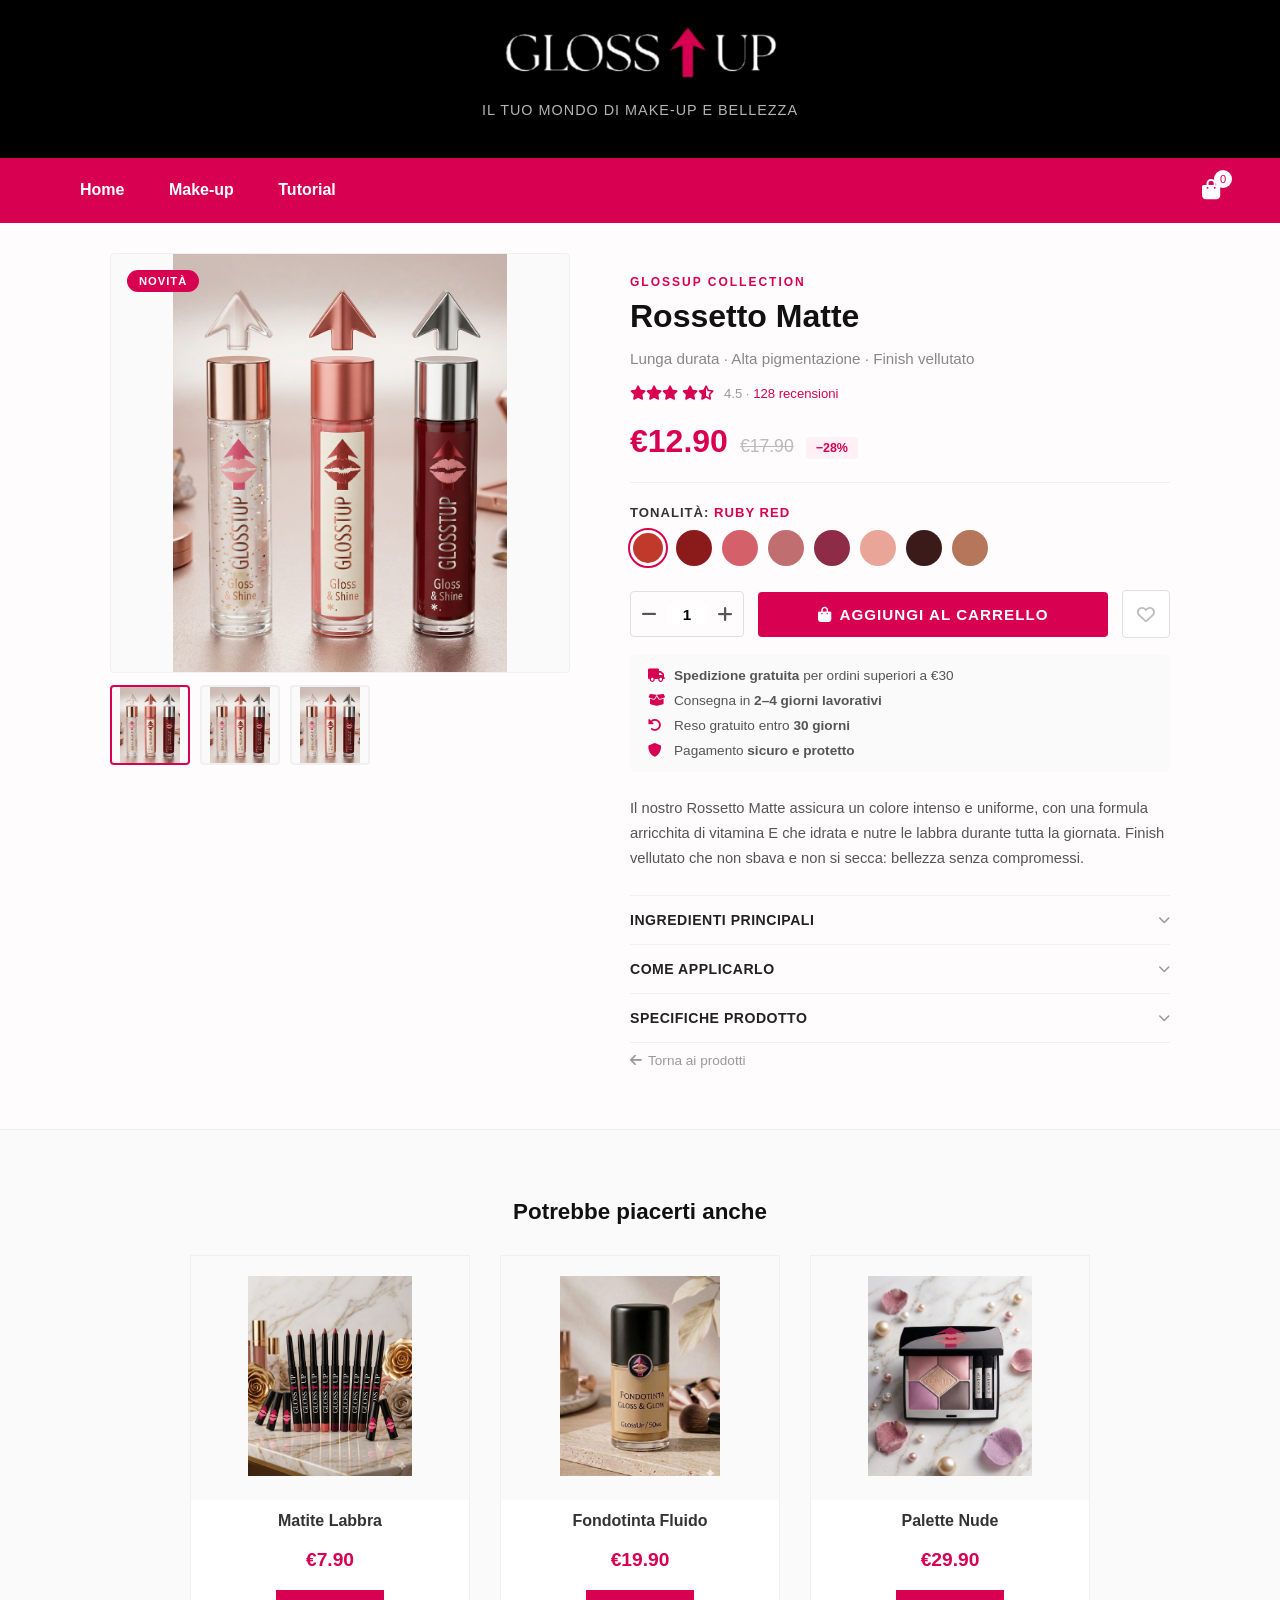
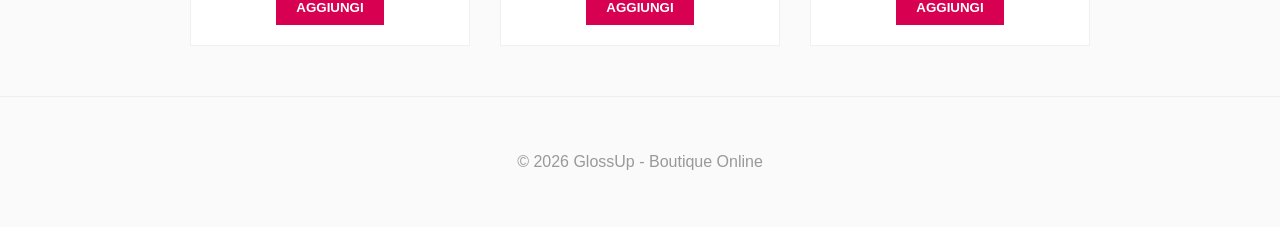
<file: rossetto.html>
<!DOCTYPE html>
<html lang="it">
<head>
  <meta charset="UTF-8">
  <meta name="viewport" content="width=device-width, initial-scale=1.0">
  <title>Rossetto Matte - GlossUp Beauty Store</title>
  <link rel="stylesheet" href="style.css">
  <link rel="stylesheet" href="product.css">
  <link rel="icon" href="LOGO/GLOSS_UP_LOGO.png">
  <link rel="stylesheet" href="https://cdnjs.cloudflare.com/ajax/libs/font-awesome/6.0.0/css/all.min.css">
</head>
<body>

  <header class="header">
    <img src="LOGO/GLOSS_UP_scrittabianca2.png" width="280" alt="Logo GlossUp">
    <p>Il tuo mondo di make-up e bellezza</p>
  </header>

  <nav class="topnav">
    <div class="nav-container">
      <button class="hamburger" id="hamburger"><i class="fas fa-bars"></i></button>
      <div class="nav-links" id="nav-links">
        <a href="index.html">Home</a>
        <a href="prodotti.html">Make-up</a>
        <a href="tutorial.html">Tutorial</a>
      </div>
      <div class="cart-icon" id="cart-btn">
        <i class="fas fa-shopping-bag"></i>
        <span id="cart-count">0</span>
      </div>
    </div>
  </nav>

  <div id="cart-sidebar" class="cart-sidebar">
    <div class="cart-header">
      <h3>Il tuo Carrello</h3>
      <button id="close-cart">&times;</button>
    </div>
    <div id="cart-items"></div>
    <div class="cart-footer">
      <div class="total-row"><span>Totale</span><span id="cart-total">€0.00</span></div>
      <button class="checkout-btn">Procedi all'acquisto</button>
    </div>
  </div>

  <div class="toast" id="toast"><i class="fas fa-check-circle" style="margin-right:8px;color:#D80050;"></i> Prodotto aggiunto al carrello!</div>

  <main>
    <section class="product-detail">

      <div class="product-gallery">
        <div class="main-img-wrap">
          <span class="badge-new">Novità</span>
          <img id="main-img" src="immagini_prodotti/Gloss.PNG" alt="Rossetto Matte GlossUp">
        </div>
        <div class="thumbnails">
          <div class="thumb active" onclick="switchImg(this,'immagini_prodotti/Gloss.PNG')"><img src="immagini_prodotti/Gloss.PNG" alt=""></div>
          <div class="thumb" onclick="switchImg(this,'immagini_prodotti/Gloss.PNG')"><img src="immagini_prodotti/Gloss.PNG" alt=""></div>
          <div class="thumb" onclick="switchImg(this,'immagini_prodotti/Gloss.PNG')"><img src="immagini_prodotti/Gloss.PNG" alt=""></div>
        </div>
      </div>

      <div class="product-info">
        <p class="product-brand">GlossUp Collection</p>
        <h1>Rossetto Matte</h1>
        <p class="product-subtitle">Lunga durata · Alta pigmentazione · Finish vellutato</p>

        <div class="rating-row">
          <span class="stars">
            <i class="fas fa-star"></i><i class="fas fa-star"></i><i class="fas fa-star"></i>
            <i class="fas fa-star"></i><i class="fas fa-star-half-alt"></i>
          </span>
          <span class="rating-count">4.5 · <a href="#">128 recensioni</a></span>
        </div>

        <div class="price-row">
          <span class="price-main">€12.90</span>
          <span class="price-old">€17.90</span>
          <span class="price-badge">−28%</span>
        </div>

        <p class="shades-label">Tonalità: <span id="shade-name">Ruby Red</span></p>
        <div class="shades">
          <div class="shade active" style="background:#C0392B;" title="Ruby Red" onclick="selectShade(this,'Ruby Red')"></div>
          <div class="shade" style="background:#8B1A1A;" title="Bordeaux" onclick="selectShade(this,'Bordeaux')"></div>
          <div class="shade" style="background:#D4606A;" title="Rose Nude" onclick="selectShade(this,'Rose Nude')"></div>
          <div class="shade" style="background:#C16E70;" title="Mauve" onclick="selectShade(this,'Mauve')"></div>
          <div class="shade" style="background:#8E2C48;" title="Berry" onclick="selectShade(this,'Berry')"></div>
          <div class="shade" style="background:#E8A598;" title="Baby Pink" onclick="selectShade(this,'Baby Pink')"></div>
          <div class="shade" style="background:#3B1A1A;" title="Dark Plum" onclick="selectShade(this,'Dark Plum')"></div>
          <div class="shade" style="background:#B5765B;" title="Terracotta" onclick="selectShade(this,'Terracotta')"></div>
        </div>

        <div class="qty-cart-row">
          <div class="qty-selector">
            <button class="qty-btn" id="qty-minus"><i class="fas fa-minus"></i></button>
            <input id="qty-display" value="1" readonly>
            <button class="qty-btn" id="qty-plus"><i class="fas fa-plus"></i></button>
          </div>
          <button class="btn-add-cart" id="btn-add-cart">
            <i class="fas fa-shopping-bag"></i> AGGIUNGI AL CARRELLO
          </button>
          <button class="btn-wishlist" id="btn-wishlist" title="Lista desideri">
            <i class="far fa-heart"></i>
          </button>
        </div>

        <div class="shipping-info">
          <div class="shipping-row"><i class="fas fa-truck"></i><span><strong>Spedizione gratuita</strong> per ordini superiori a €30</span></div>
          <div class="shipping-row"><i class="fas fa-box-open"></i><span>Consegna in <strong>2–4 giorni lavorativi</strong></span></div>
          <div class="shipping-row"><i class="fas fa-undo-alt"></i><span>Reso gratuito entro <strong>30 giorni</strong></span></div>
          <div class="shipping-row"><i class="fas fa-shield-alt"></i><span>Pagamento <strong>sicuro e protetto</strong></span></div>
        </div>

        <p class="product-description">Il nostro Rossetto Matte assicura un colore intenso e uniforme, con una formula arricchita di vitamina E che idrata e nutre le labbra durante tutta la giornata. Finish vellutato che non sbava e non si secca: bellezza senza compromessi.</p>

        <div class="accordion">
          <div class="accordion-item">
            <button class="accordion-btn" onclick="toggleAccordion(this)">Ingredienti principali <i class="fas fa-chevron-down"></i></button>
            <div class="accordion-body">
              <ul><li>Vitamina E – antiossidante, protegge le labbra</li><li>Olio di jojoba – idratante naturale</li><li>Cera di candelilla – garantisce tenuta e comfort</li><li>Pigmenti di alta qualità – colore ricco e uniforme</li></ul>
              <p style="margin-top:10px;color:#888;font-size:0.82rem;">Formula dermatologicamente testata. Senza parabeni, senza profumo aggiunto.</p>
            </div>
          </div>
          <div class="accordion-item">
            <button class="accordion-btn" onclick="toggleAccordion(this)">Come applicarlo <i class="fas fa-chevron-down"></i></button>
            <div class="accordion-body"><ul><li>Inizia dal centro del labbro superiore, seguendo il contorno.</li><li>Riempi il labbro inferiore con un unico gesto.</li><li>Premi leggermente le labbra tra loro per uniformare il colore.</li><li>Per una maggiore durata, applica una matita labbra prima del rossetto.</li></ul></div>
          </div>
          <div class="accordion-item">
            <button class="accordion-btn" onclick="toggleAccordion(this)">Specifiche prodotto <i class="fas fa-chevron-down"></i></button>
            <div class="accordion-body"><ul><li><strong>Formato:</strong> 3.5 g</li><li><strong>Finish:</strong> Matte vellutato</li><li><strong>Durata:</strong> Fino a 8 ore</li><li><strong>Tonalità disponibili:</strong> 8</li><li><strong>Cruelty free:</strong> Sì</li><li><strong>Vegano:</strong> Sì</li><li><strong>Codice prodotto:</strong> GU-RS-001</li></ul></div>
          </div>
        </div>

        <a href="prodotti.html" class="back-link"><i class="fas fa-arrow-left"></i> Torna ai prodotti</a>
      </div>
    </section>

    <section class="related-section prodotti">
      <h2>Potrebbe piacerti anche</h2>
      <div class="griglia-prodotti"><article class="card" data-name="Matite Labbra" data-price="7.90">
          <a href="#"><div class="img-container"><img src="immagini_prodotti/Matite labbra.png" alt="Matite Labbra"></div>
          <h3>Matite Labbra</h3><p class="price">€7.90</p></a>
          <button class="add-to-cart">AGGIUNGI</button>
        </article><article class="card" data-name="Fondotinta Fluido" data-price="19.90">
          <a href="fondotinta.html"><div class="img-container"><img src="immagini_prodotti/Fondotinta.PNG" alt="Fondotinta Fluido"></div>
          <h3>Fondotinta Fluido</h3><p class="price">€19.90</p></a>
          <button class="add-to-cart">AGGIUNGI</button>
        </article><article class="card" data-name="Palette Nude" data-price="29.90">
          <a href="palette.html"><div class="img-container"><img src="immagini_prodotti/Palette.PNG" alt="Palette Nude"></div>
          <h3>Palette Nude</h3><p class="price">€29.90</p></a>
          <button class="add-to-cart">AGGIUNGI</button>
        </article></div>
    </section>
  </main>

  <footer class="footer"><p>© 2026 GlossUp - Boutique Online</p></footer>

  <script src="script.js"></script>
  <script src="product.js"></script>
  <script>
    document.getElementById('btn-add-cart').addEventListener('click', () => {
      const shadeEl = document.getElementById('shade-name');
      const shadeName = shadeEl ? shadeEl.textContent : '';
      const label = shadeName ? `Rossetto Matte – ${shadeName}` : 'Rossetto Matte';
      for (let i = 0; i < qty; i++) cart.push({ name: label, price: 12.90 });
      updateCartDisplay();
      showToast();
    });
  </script>
</body>
</html>
</file>
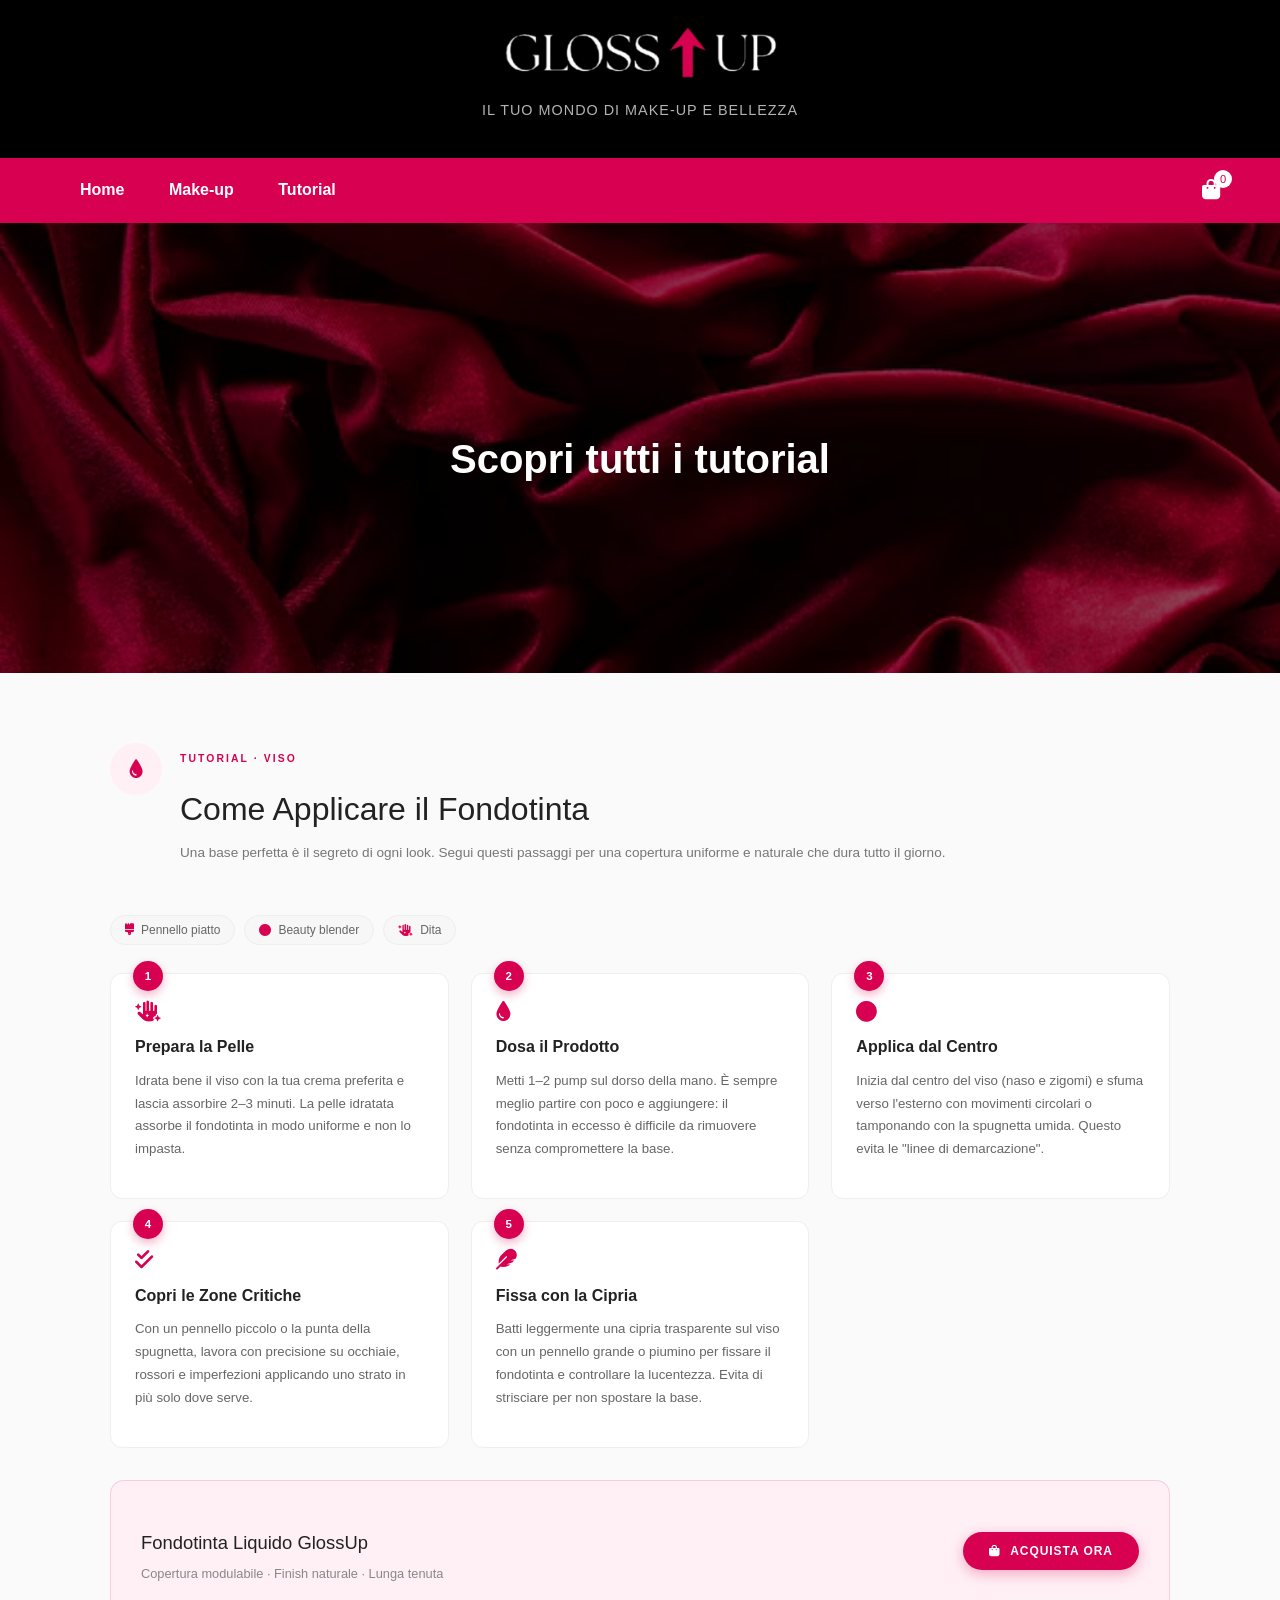
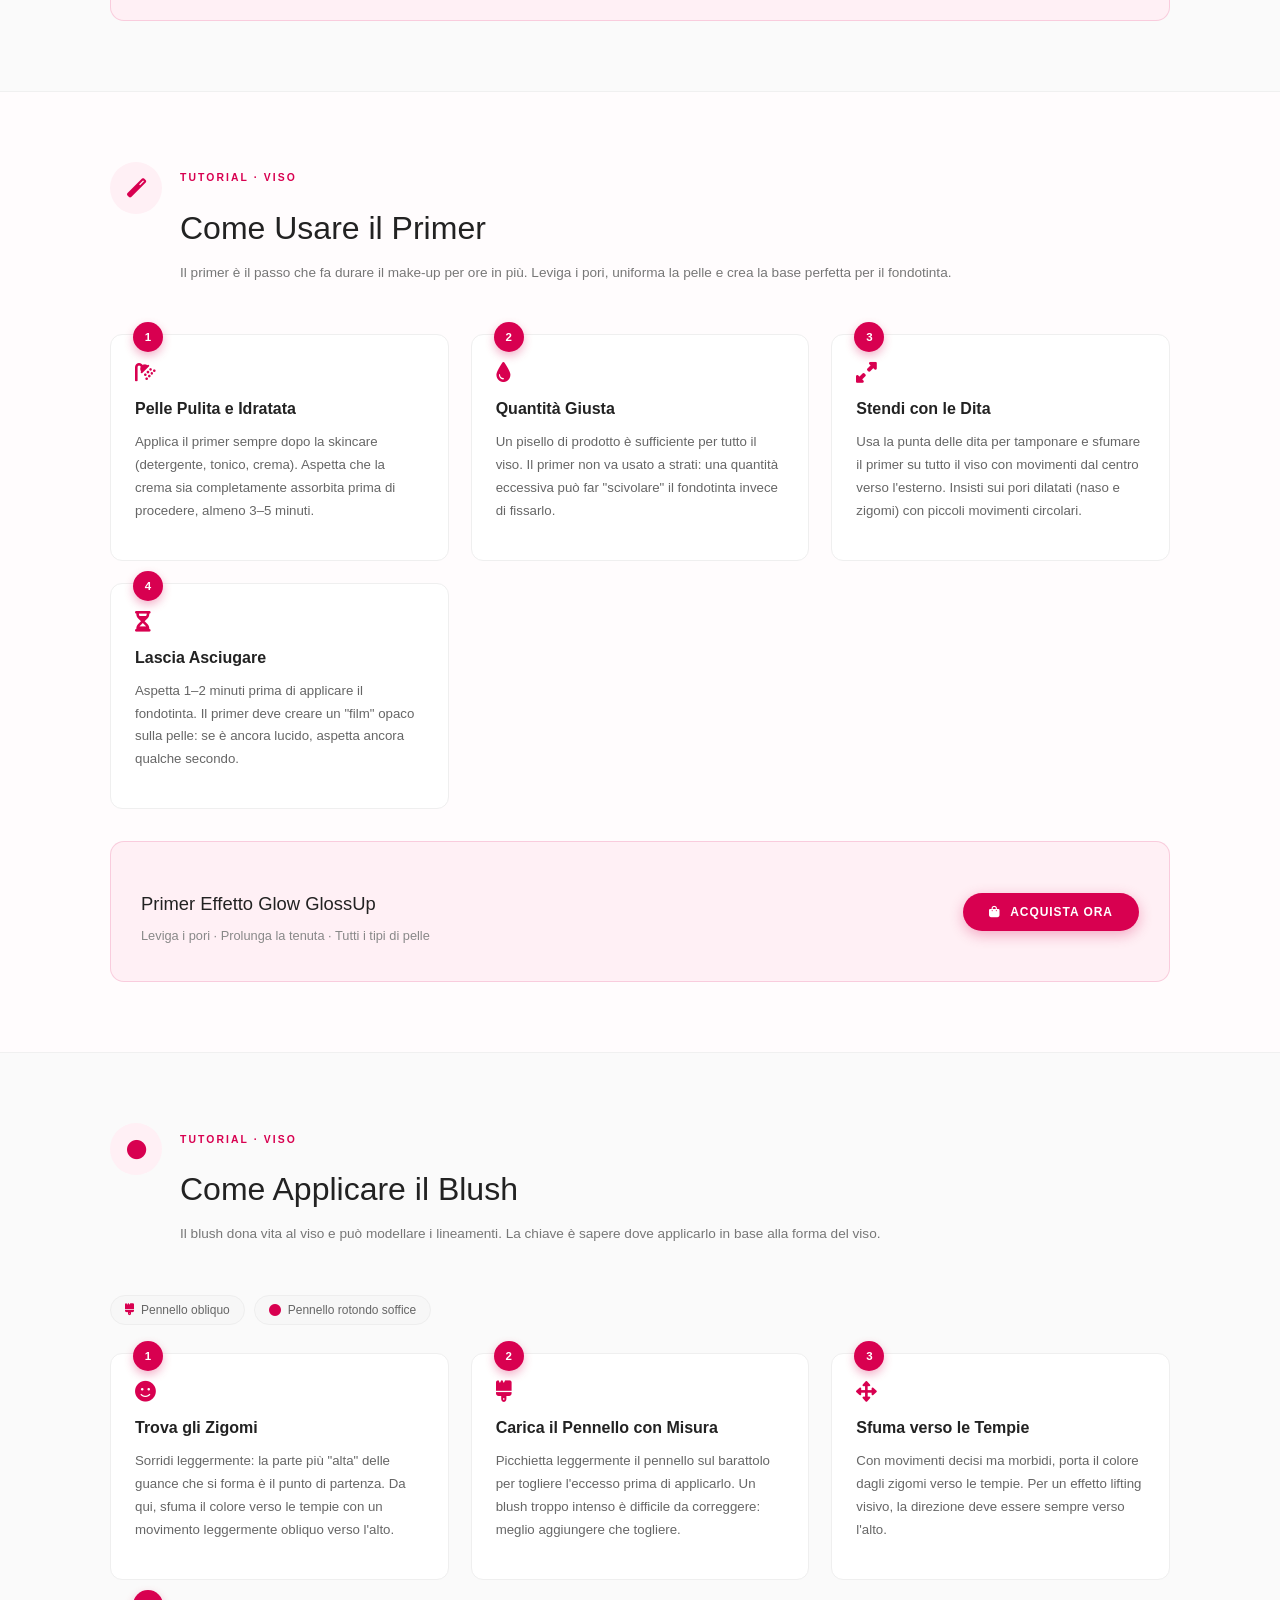
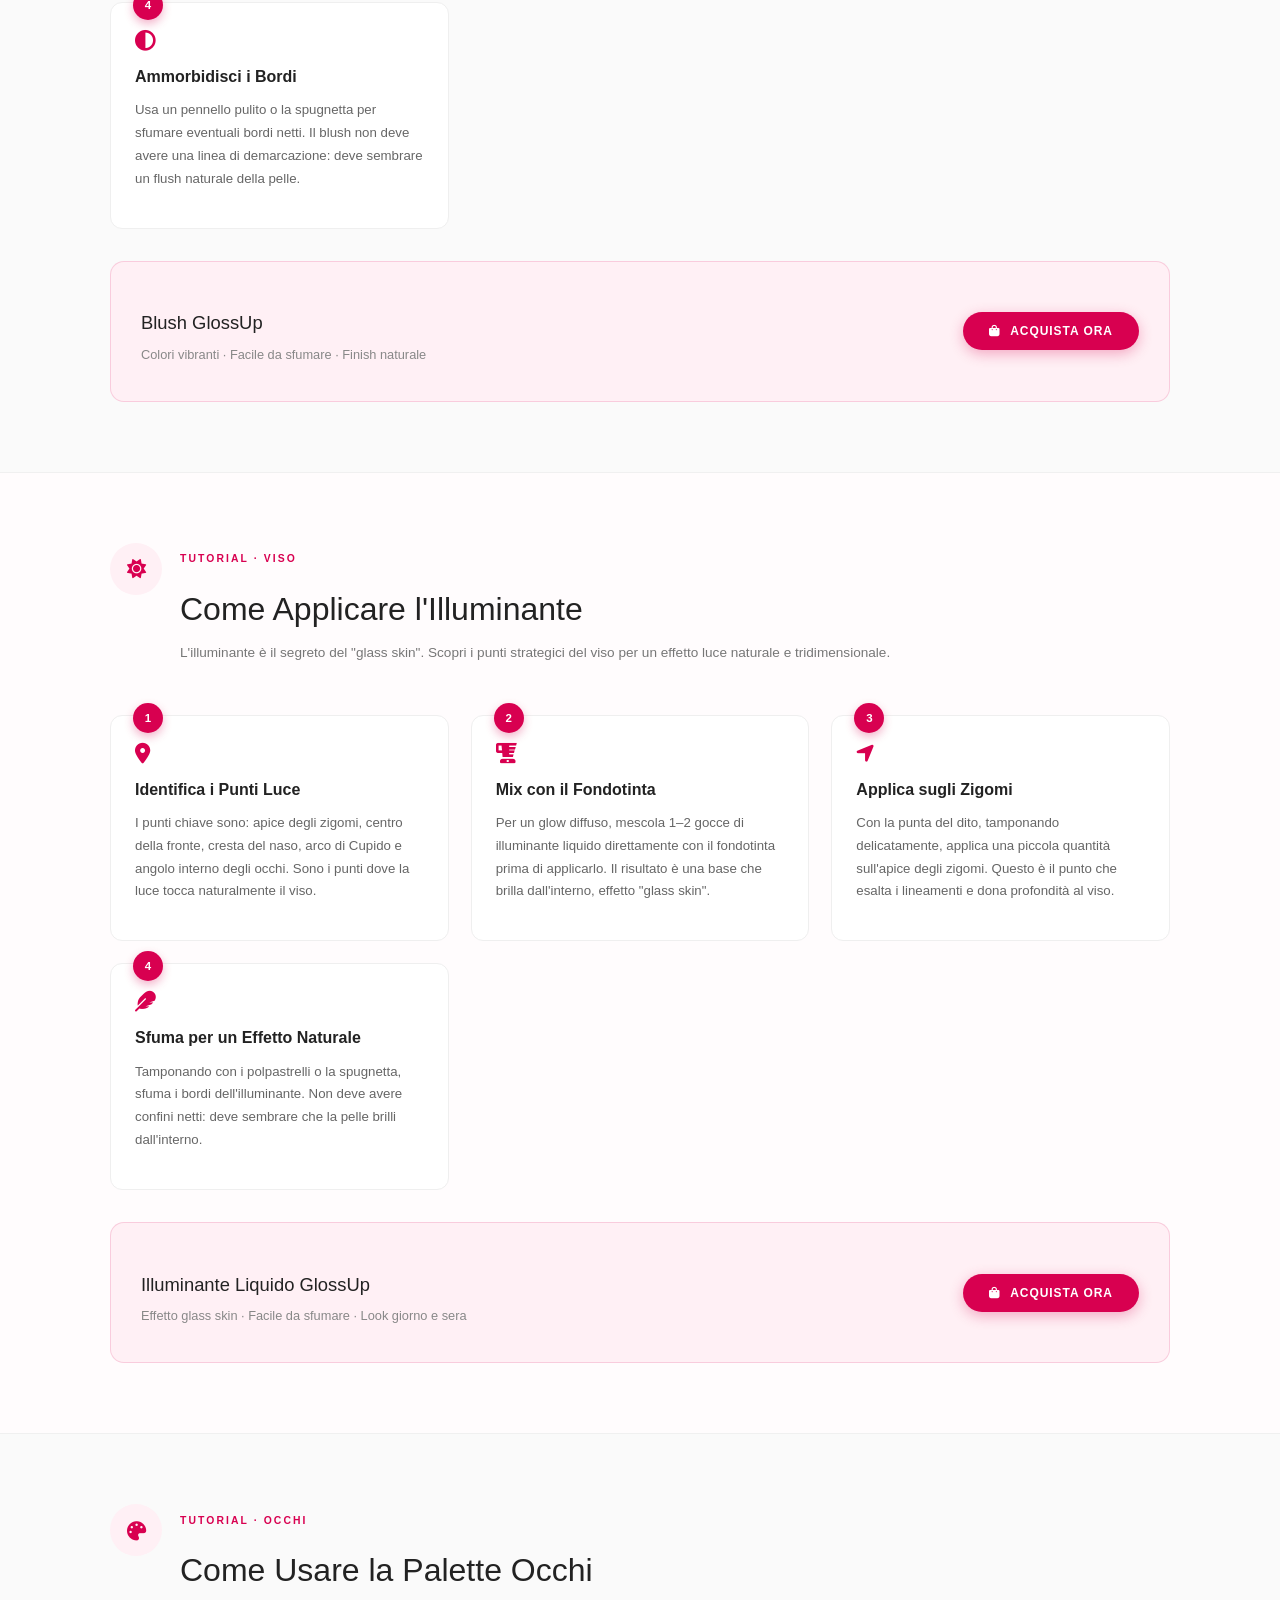
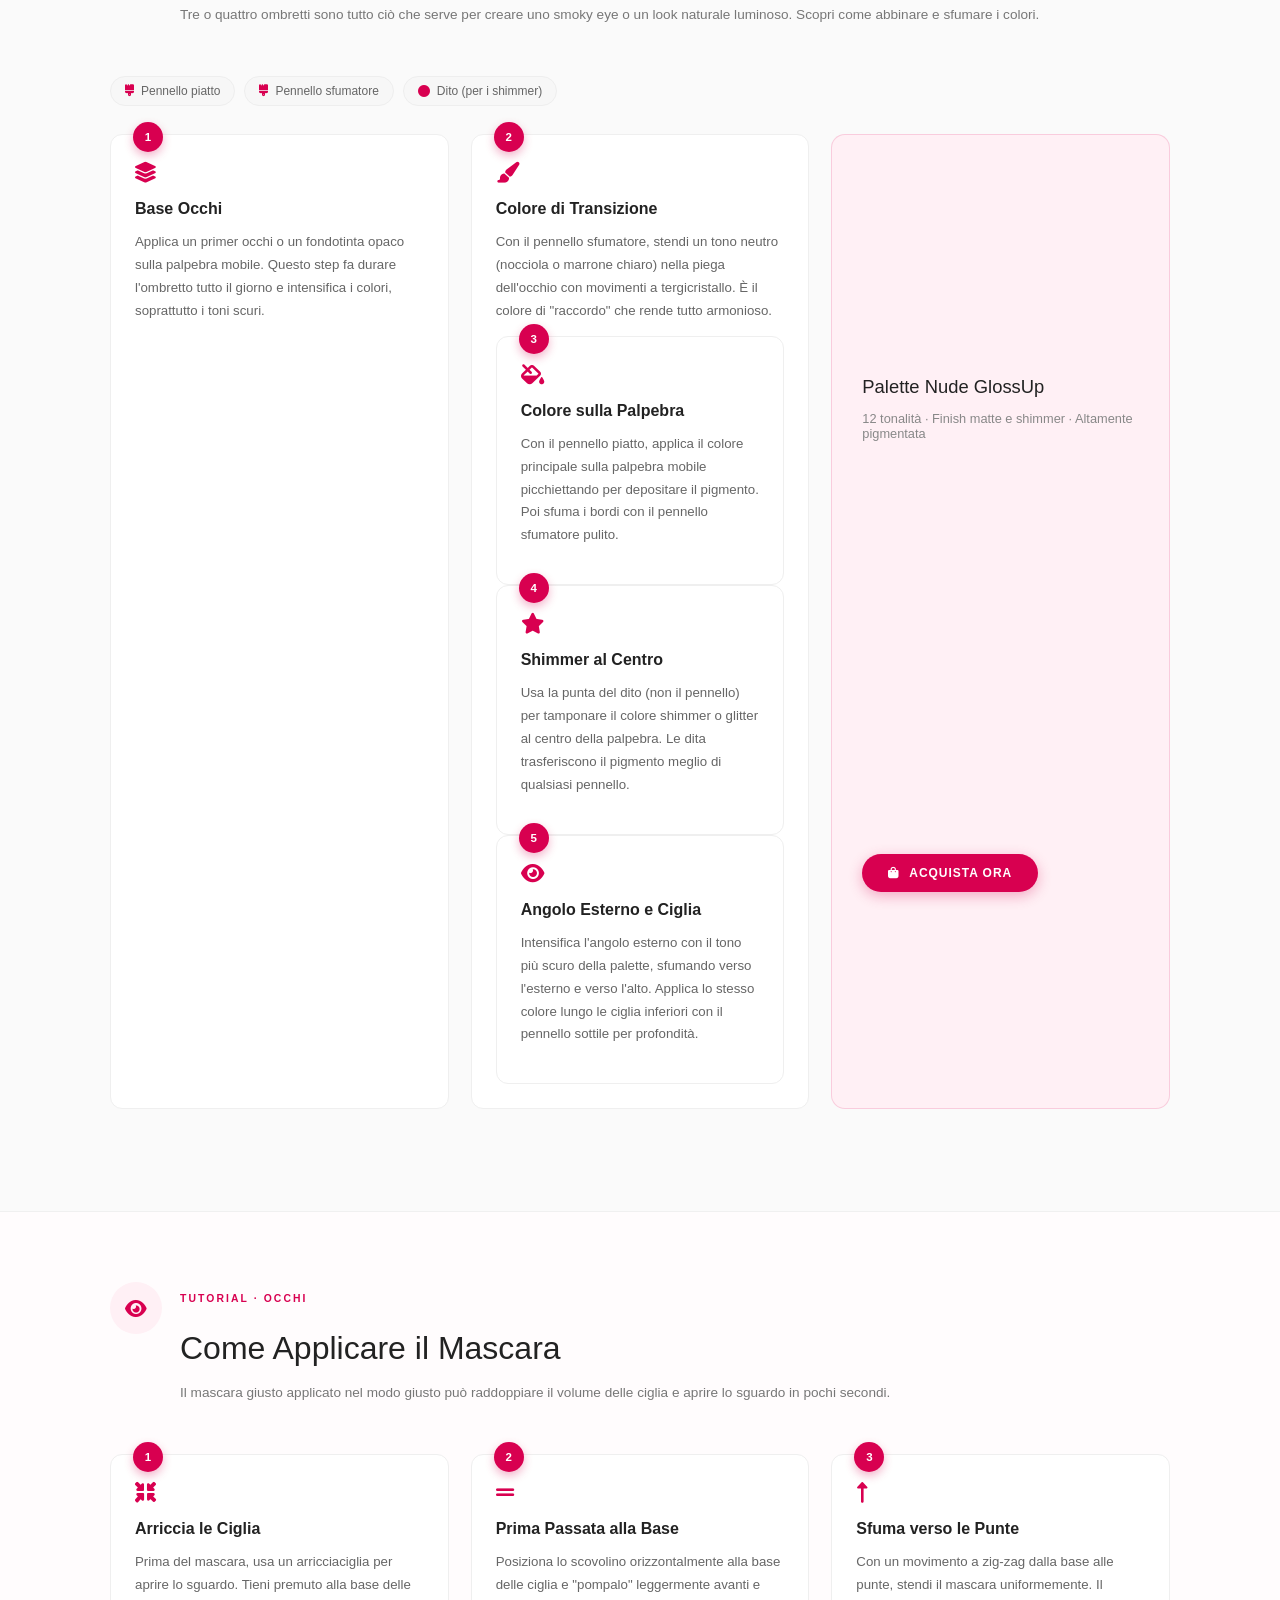
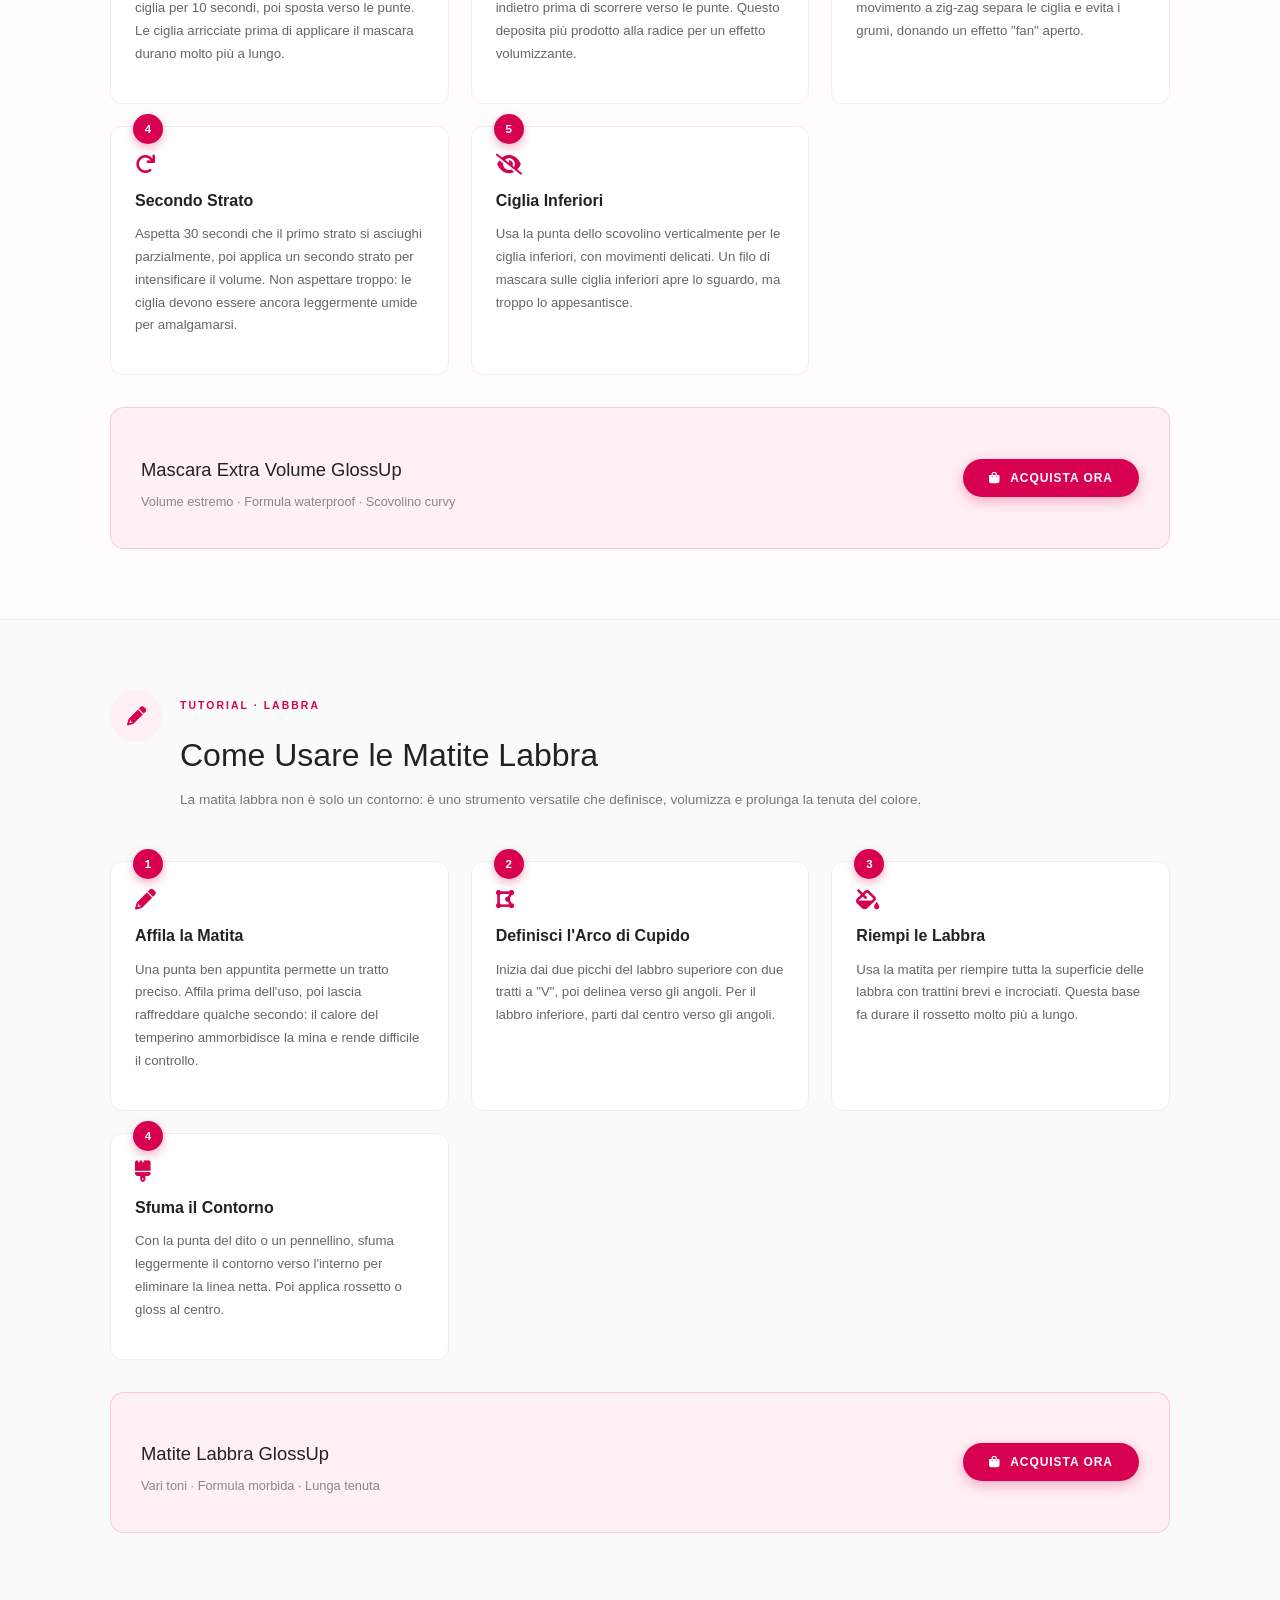
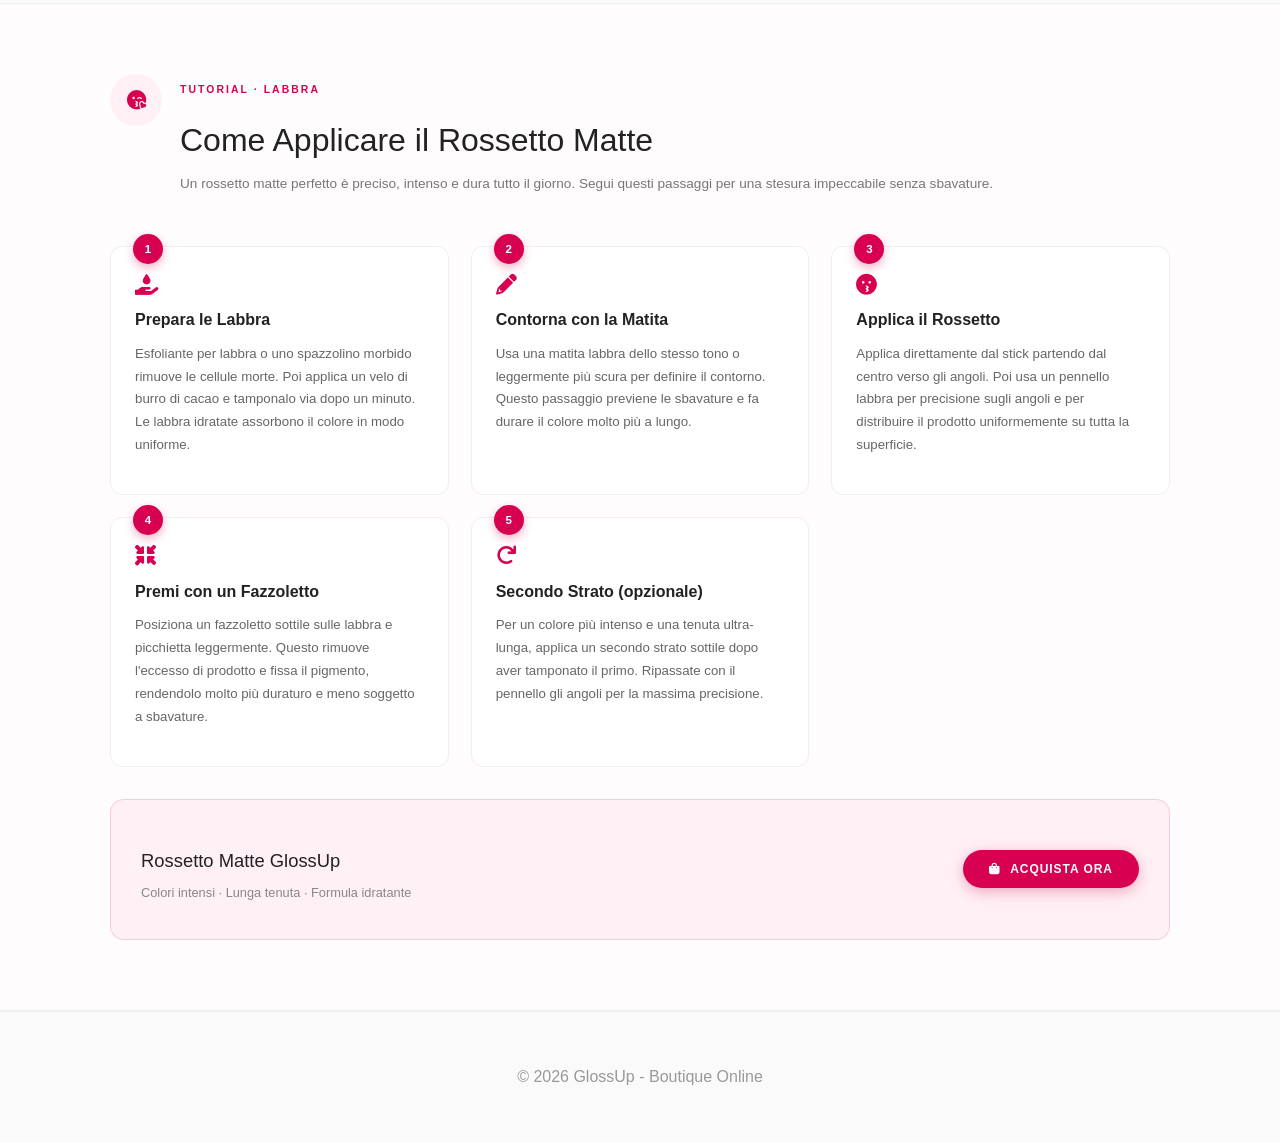
<file: tutorial.html>
<!DOCTYPE html>
<html lang="it">
<head>
  <meta charset="UTF-8">
  <meta name="viewport" content="width=device-width, initial-scale=1.0">
  <title>Tutorial - GlossUp Beauty Store</title>
  <link rel="stylesheet" href="style.css">
  <link rel="icon" href="LOGO/GLOSS_UP_LOGO.png">
  <link rel="stylesheet" href="https://cdnjs.cloudflare.com/ajax/libs/font-awesome/6.0.0/css/all.min.css">
  <style>
    .container { max-width: 1100px; margin: 0 auto; padding: 0 20px; }

    /* Hero */
    .tut-hero {
      background: #1a0a10;
      text-align: center;
      padding: 70px 20px 50px;
      color: white;
    }
    .tut-hero h1 { font-size: clamp(2rem, 4vw, 3.2rem); font-weight: 300; margin-bottom: 12px; }
    .tut-hero h1 em { color: #D80050; font-style: italic; }
    .tut-hero p { font-size: 0.9rem; opacity: 0.55; letter-spacing: 0.05em; margin-bottom: 36px; }

    /* Nav pills */
    .pill-nav { display: flex; flex-wrap: wrap; justify-content: center; gap: 10px; }
    .pill-nav a {
      display: inline-flex; align-items: center; gap: 7px;
      padding: 9px 20px;
      background: rgba(255,255,255,0.07);
      border: 1px solid rgba(255,255,255,0.15);
      border-radius: 50px;
      color: rgba(255,255,255,0.7);
      font-size: 0.75rem; font-weight: 500;
      text-decoration: none;
      transition: all 0.25s;
    }
    .pill-nav a:hover { background: #D80050; border-color: #D80050; color: white; }

    /* Tutorial section */
    .tut-section { padding: 70px 0; border-bottom: 1px solid #f0f0f0; }
    .tut-section:nth-child(even) { background: #fafafa; }

    .tut-header { display: flex; align-items: flex-start; gap: 18px; margin-bottom: 36px; }
    .tut-icon {
      width: 52px; height: 52px; border-radius: 50%;
      background: #fff0f5; display: flex; align-items: center;
      justify-content: center; font-size: 1.2rem; color: #D80050; flex-shrink: 0;
    }
    .tut-tag { font-size: 0.65rem; letter-spacing: 0.2em; text-transform: uppercase; color: #D80050; font-weight: 600; margin-bottom: 5px; }
    .tut-title { font-size: clamp(1.5rem, 2.5vw, 2.2rem); font-weight: 400; color: #222; margin-bottom: 6px; }
    .tut-subtitle { font-size: 0.85rem; color: #777; line-height: 1.75; }

    /* Steps */
    .steps { display: grid; grid-template-columns: repeat(auto-fit, minmax(260px, 1fr)); gap: 22px; margin-bottom: 32px; }
    .step {
      background: white; border: 1px solid #efefef; border-radius: 12px;
      padding: 28px 24px 24px; position: relative;
      transition: box-shadow 0.25s, transform 0.25s;
    }
    .step:hover { box-shadow: 0 8px 28px rgba(0,0,0,0.08); transform: translateY(-3px); }
    .step-num {
      position: absolute; top: -13px; left: 22px;
      width: 30px; height: 30px; border-radius: 50%;
      background: #D80050; color: white;
      display: flex; align-items: center; justify-content: center;
      font-size: 0.72rem; font-weight: 700;
      box-shadow: 0 4px 10px rgba(216,0,80,0.3);
    }
    .step i { font-size: 1.3rem; color: #D80050; margin-bottom: 12px; display: block; }
    .step h3 { font-size: 1rem; color: #222; margin-bottom: 8px; }
    .step p { font-size: 0.83rem; color: #666; line-height: 1.72; }
    .tip {
      display: flex; align-items: flex-start; gap: 9px;
      margin-top: 12px; padding: 10px 12px;
      background: #fff0f5; border-radius: 8px;
      font-size: 0.77rem; color: #8a0030;
    }
    .tip i { color: #D80050; flex-shrink: 0; margin-top: 2px; }

    /* Tools */
    .tools { display: flex; flex-wrap: wrap; gap: 9px; margin-bottom: 28px; }
    .tool {
      display: inline-flex; align-items: center; gap: 7px;
      padding: 7px 14px; background: #f7f7f7;
      border: 1px solid #eee; border-radius: 50px;
      font-size: 0.75rem; color: #666;
    }
    .tool i { color: #D80050; }

    /* Pro tips */
    .pro-tips {
      background: #111; border-radius: 14px;
      padding: 28px 30px; margin-bottom: 28px;
    }
    .pro-tips h3 { color: white; font-weight: 400; font-size: 1.15rem; margin-bottom: 18px; }
    .pro-tips h3 i { color: #D80050; margin-right: 8px; }
    .pro-tips ul { list-style: none; padding: 0; margin: 0; display: grid; grid-template-columns: repeat(auto-fit, minmax(200px, 1fr)); gap: 14px; }
    .pro-tips li { display: flex; align-items: flex-start; gap: 10px; font-size: 0.82rem; color: rgba(255,255,255,0.5); line-height: 1.65; }
    .dot { width: 6px; height: 6px; background: #D80050; border-radius: 50%; flex-shrink: 0; margin-top: 6px; }

    /* CTA */
    .cta {
      display: flex; align-items: center; justify-content: space-between;
      flex-wrap: wrap; gap: 18px;
      background: #fff0f5; border: 1px solid rgba(216,0,80,0.15);
      border-radius: 14px; padding: 26px 30px;
    }
    .cta h4 { font-size: 1.15rem; font-weight: 500; color: #222; margin-bottom: 4px; }
    .cta p { font-size: 0.8rem; color: #888; }
    .cta-btn {
      display: inline-flex; align-items: center; gap: 9px;
      padding: 12px 26px; background: #D80050; color: white;
      border-radius: 50px; font-size: 0.75rem; font-weight: 600;
      letter-spacing: 0.08em; text-transform: uppercase;
      text-decoration: none; white-space: nowrap;
      box-shadow: 0 4px 14px rgba(216,0,80,0.3);
      transition: background 0.25s, transform 0.25s;
    }
    .cta-btn:hover { background: #b8003f; transform: translateY(-1px); }

    @media (max-width: 768px) {
      .tut-header { flex-direction: column; }
      .steps { grid-template-columns: 1fr; }
      .cta { flex-direction: column; }
      .pro-tips ul { grid-template-columns: 1fr; }
    }
  </style>
</head>
<body>

<header class="header">
  <img src="LOGO/GLOSS_UP_scrittabianca2.png" width="280" alt="Logo GlossUp">
  <p>Il tuo mondo di make-up e bellezza</p>
</header>

<nav class="topnav">
  <div class="nav-container">
    <button class="hamburger" id="hamburger"><i class="fas fa-bars"></i></button>
    <div class="nav-links" id="nav-links">
      <a href="index.html">Home</a>
      <a href="prodotti.html">Make-up</a>
      <a href="tutorial.html">Tutorial</a>
    </div>
    <div class="cart-icon" id="cart-btn">
      <i class="fas fa-shopping-bag"></i>
      <span id="cart-count">0</span>
    </div>
  </div>
</nav>

<div id="cart-sidebar" class="cart-sidebar">
  <div class="cart-header">
    <h3>Il tuo Carrello</h3>
    <button id="close-cart">&times;</button>
  </div>
  <div id="cart-items"></div>
  <div class="cart-footer">
    <div class="total-row"><span>Totale</span><span id="cart-total">€0.00</span></div>
    <button class="checkout-btn">Procedi all'acquisto</button>
  </div>
</div>


<main>

   <section class="hero">
            <img 
                src="immagini_prodotti/Texture vellutata.avif" 
                alt="Beauty Background">
            <div class="overlay">
                <h1>Scopri tutti i tutorial</h1>
            </div>
        </section>

  <!-- 1. FONDOTINTA -->
  <section class="tut-section" id="fondotinta">
    <div class="container">
      <div class="tut-header">
        <div class="tut-icon"><i class="fas fa-tint"></i></div>
        <div>
          <p class="tut-tag">Tutorial · Viso</p>
          <h2 class="tut-title">Come Applicare il Fondotinta</h2>
          <p class="tut-subtitle">Una base perfetta è il segreto di ogni look. Segui questi passaggi per una copertura uniforme e naturale che dura tutto il giorno.</p>
        </div>
      </div>
      <div class="tools">
        <span class="tool"><i class="fas fa-brush"></i> Pennello piatto</span>
        <span class="tool"><i class="fas fa-circle"></i> Beauty blender</span>
        <span class="tool"><i class="fas fa-hand-sparkles"></i> Dita</span>
      </div>
      <div class="steps">
        <div class="step">
          <div class="step-num">1</div>
          <i class="fas fa-hand-sparkles"></i>
          <h3>Prepara la Pelle</h3>
          <p>Idrata bene il viso con la tua crema preferita e lascia assorbire 2–3 minuti. La pelle idratata assorbe il fondotinta in modo uniforme e non lo impasta.</p>
        </div>
        <div class="step">
          <div class="step-num">2</div>
          <i class="fas fa-tint"></i>
          <h3>Dosa il Prodotto</h3>
          <p>Metti 1–2 pump sul dorso della mano. È sempre meglio partire con poco e aggiungere: il fondotinta in eccesso è difficile da rimuovere senza compromettere la base.</p>
          
        </div>
        <div class="step">
          <div class="step-num">3</div>
          <i class="fas fa-circle"></i>
          <h3>Applica dal Centro</h3>
          <p>Inizia dal centro del viso (naso e zigomi) e sfuma verso l'esterno con movimenti circolari o tamponando con la spugnetta umida. Questo evita le "linee di demarcazione".</p>
        </div>
        <div class="step">
          <div class="step-num">4</div>
          <i class="fas fa-check-double"></i>
          <h3>Copri le Zone Critiche</h3>
          <p>Con un pennello piccolo o la punta della spugnetta, lavora con precisione su occhiaie, rossori e imperfezioni applicando uno strato in più solo dove serve.</p>
        </div>
        <div class="step">
          <div class="step-num">5</div>
          <i class="fas fa-feather"></i>
          <h3>Fissa con la Cipria</h3>
          <p>Batti leggermente una cipria trasparente sul viso con un pennello grande o piumino per fissare il fondotinta e controllare la lucentezza. Evita di strisciare per non spostare la base.</p>
        </div>
      </div>
      <div class="cta">
        <div>
          <h4>Fondotinta Liquido GlossUp</h4>
          <p>Copertura modulabile · Finish naturale · Lunga tenuta</p>
        </div>
        <a href="fondotinta.html" class="cta-btn"><i class="fas fa-shopping-bag"></i> Acquista Ora</a>
      </div>
    </div>
  </section>

  <!-- 2. PRIMER -->
  <section class="tut-section" id="primer">
    <div class="container">
      <div class="tut-header">
        <div class="tut-icon"><i class="fas fa-magic"></i></div>
        <div>
          <p class="tut-tag">Tutorial · Viso</p>
          <h2 class="tut-title">Come Usare il Primer</h2>
          <p class="tut-subtitle">Il primer è il passo che fa durare il make-up per ore in più. Leviga i pori, uniforma la pelle e crea la base perfetta per il fondotinta.</p>
        </div>
      </div>
      <div class="steps">
        <div class="step">
          <div class="step-num">1</div>
          <i class="fas fa-shower"></i>
          <h3>Pelle Pulita e Idratata</h3>
          <p>Applica il primer sempre dopo la skincare (detergente, tonico, crema). Aspetta che la crema sia completamente assorbita prima di procedere, almeno 3–5 minuti.</p>
        </div>
        <div class="step">
          <div class="step-num">2</div>
          <i class="fas fa-tint"></i>
          <h3>Quantità Giusta</h3>
          <p>Un pisello di prodotto è sufficiente per tutto il viso. Il primer non va usato a strati: una quantità eccessiva può far "scivolare" il fondotinta invece di fissarlo.</p>
          
        </div>
        <div class="step">
          <div class="step-num">3</div>
          <i class="fas fa-expand-alt"></i>
          <h3>Stendi con le Dita</h3>
          <p>Usa la punta delle dita per tamponare e sfumare il primer su tutto il viso con movimenti dal centro verso l'esterno. Insisti sui pori dilatati (naso e zigomi) con piccoli movimenti circolari.</p>
        </div>
        <div class="step">
          <div class="step-num">4</div>
          <i class="fas fa-hourglass-half"></i>
          <h3>Lascia Asciugare</h3>
          <p>Aspetta 1–2 minuti prima di applicare il fondotinta. Il primer deve creare un "film" opaco sulla pelle: se è ancora lucido, aspetta ancora qualche secondo.</p>
        </div>
      </div>
      <div class="cta">
        <div>
          <h4>Primer Effetto Glow GlossUp</h4>
          <p>Leviga i pori · Prolunga la tenuta · Tutti i tipi di pelle</p>
        </div>
        <a href="primer.html" class="cta-btn"><i class="fas fa-shopping-bag"></i> Acquista Ora</a>
      </div>
    </div>
  </section>

  <!-- 3. BLUSH -->
  <section class="tut-section" id="blush">
    <div class="container">
      <div class="tut-header">
        <div class="tut-icon"><i class="fas fa-circle"></i></div>
        <div>
          <p class="tut-tag">Tutorial · Viso</p>
          <h2 class="tut-title">Come Applicare il Blush</h2>
          <p class="tut-subtitle">Il blush dona vita al viso e può modellare i lineamenti. La chiave è sapere dove applicarlo in base alla forma del viso.</p>
        </div>
      </div>
      <div class="tools">
        <span class="tool"><i class="fas fa-brush"></i> Pennello obliquo</span>
        <span class="tool"><i class="fas fa-circle"></i> Pennello rotondo soffice</span>
      </div>
      <div class="steps">
        <div class="step">
          <div class="step-num">1</div>
          <i class="fas fa-smile"></i>
          <h3>Trova gli Zigomi</h3>
          <p>Sorridi leggermente: la parte più "alta" delle guance che si forma è il punto di partenza. Da qui, sfuma il colore verso le tempie con un movimento leggermente obliquo verso l'alto.</p>
        </div>
        <div class="step">
          <div class="step-num">2</div>
          <i class="fas fa-brush"></i>
          <h3>Carica il Pennello con Misura</h3>
          <p>Picchietta leggermente il pennello sul barattolo per togliere l'eccesso prima di applicarlo. Un blush troppo intenso è difficile da correggere: meglio aggiungere che togliere.</p>
          
        </div>
        <div class="step">
          <div class="step-num">3</div>
          <i class="fas fa-arrows-alt"></i>
          <h3>Sfuma verso le Tempie</h3>
          <p>Con movimenti decisi ma morbidi, porta il colore dagli zigomi verso le tempie. Per un effetto lifting visivo, la direzione deve essere sempre verso l'alto.</p>
        </div>
        <div class="step">
          <div class="step-num">4</div>
          <i class="fas fa-adjust"></i>
          <h3>Ammorbidisci i Bordi</h3>
          <p>Usa un pennello pulito o la spugnetta per sfumare eventuali bordi netti. Il blush non deve avere una linea di demarcazione: deve sembrare un flush naturale della pelle.</p>
        </div>
      </div>
      <div class="cta">
        <div>
          <h4>Blush GlossUp</h4>
          <p>Colori vibranti · Facile da sfumare · Finish naturale</p>
        </div>
        <a href="blush.html" class="cta-btn"><i class="fas fa-shopping-bag"></i> Acquista Ora</a>
      </div>
    </div>
  </section>

  <!-- 4. ILLUMINANTE -->
  <section class="tut-section" id="illuminante">
    <div class="container">
      <div class="tut-header">
        <div class="tut-icon"><i class="fas fa-sun"></i></div>
        <div>
          <p class="tut-tag">Tutorial · Viso</p>
          <h2 class="tut-title">Come Applicare l'Illuminante</h2>
          <p class="tut-subtitle">L'illuminante è il segreto del "glass skin". Scopri i punti strategici del viso per un effetto luce naturale e tridimensionale.</p>
        </div>
      </div>
      <div class="steps">
        <div class="step">
          <div class="step-num">1</div>
          <i class="fas fa-map-marker-alt"></i>
          <h3>Identifica i Punti Luce</h3>
          <p>I punti chiave sono: apice degli zigomi, centro della fronte, cresta del naso, arco di Cupido e angolo interno degli occhi. Sono i punti dove la luce tocca naturalmente il viso.</p>
          
        </div>
        <div class="step">
          <div class="step-num">2</div>
          <i class="fas fa-blender"></i>
          <h3>Mix con il Fondotinta</h3>
          <p>Per un glow diffuso, mescola 1–2 gocce di illuminante liquido direttamente con il fondotinta prima di applicarlo. Il risultato è una base che brilla dall'interno, effetto "glass skin".</p>
        </div>
        <div class="step">
          <div class="step-num">3</div>
          <i class="fas fa-location-arrow"></i>
          <h3>Applica sugli Zigomi</h3>
          <p>Con la punta del dito, tamponando delicatamente, applica una piccola quantità sull'apice degli zigomi. Questo è il punto che esalta i lineamenti e dona profondità al viso.</p>
        </div>
        <div class="step">
          <div class="step-num">4</div>
          <i class="fas fa-feather"></i>
          <h3>Sfuma per un Effetto Naturale</h3>
          <p>Tamponando con i polpastrelli o la spugnetta, sfuma i bordi dell'illuminante. Non deve avere confini netti: deve sembrare che la pelle brilli dall'interno.</p>
        </div>
      </div>
      <div class="cta">
        <div>
          <h4>Illuminante Liquido GlossUp</h4>
          <p>Effetto glass skin · Facile da sfumare · Look giorno e sera</p>
        </div>
        <a href="illuminante.html" class="cta-btn"><i class="fas fa-shopping-bag"></i> Acquista Ora</a>
      </div>
    </div>
  </section>

  <!-- 5. PALETTE OCCHI -->
  <section class="tut-section" id="palette">
    <div class="container">
      <div class="tut-header">
        <div class="tut-icon"><i class="fas fa-palette"></i></div>
        <div>
          <p class="tut-tag">Tutorial · Occhi</p>
          <h2 class="tut-title">Come Usare la Palette Occhi</h2>
          <p class="tut-subtitle">Tre o quattro ombretti sono tutto ciò che serve per creare uno smoky eye o un look naturale luminoso. Scopri come abbinare e sfumare i colori.</p>
        </div>
      </div>
      <div class="tools">
        <span class="tool"><i class="fas fa-brush"></i> Pennello piatto</span>
        <span class="tool"><i class="fas fa-brush"></i> Pennello sfumatore</span>
        <span class="tool"><i class="fas fa-circle"></i> Dito (per i shimmer)</span>
      </div>
      <div class="steps">
        <div class="step">
          <div class="step-num">1</div>
          <i class="fas fa-layer-group"></i>
          <h3>Base Occhi</h3>
          <p>Applica un primer occhi o un fondotinta opaco sulla palpebra mobile. Questo step fa durare l'ombretto tutto il giorno e intensifica i colori, soprattutto i toni scuri.</p>
        </div>
        <div class="step">
          <div class="step-num">2</div>
          <i class="fas fa-paint-brush"></i>
          <h3>Colore di Transizione</h3>
          <p>Con il pennello sfumatore, stendi un tono neutro (nocciola o marrone chiaro) nella piega dell'occhio con movimenti a tergicristallo. È il colore di "raccordo" che rende tutto armonioso.</p>
          
        <div class="step">
          <div class="step-num">3</div>
          <i class="fas fa-fill-drip"></i>
          <h3>Colore sulla Palpebra</h3>
          <p>Con il pennello piatto, applica il colore principale sulla palpebra mobile picchiettando per depositare il pigmento. Poi sfuma i bordi con il pennello sfumatore pulito.</p>
        </div>
        <div class="step">
          <div class="step-num">4</div>
          <i class="fas fa-star"></i>
          <h3>Shimmer al Centro</h3>
          <p>Usa la punta del dito (non il pennello) per tamponare il colore shimmer o glitter al centro della palpebra. Le dita trasferiscono il pigmento meglio di qualsiasi pennello.</p>
        </div>
        <div class="step">
          <div class="step-num">5</div>
          <i class="fas fa-eye"></i>
          <h3>Angolo Esterno e Ciglia</h3>
          <p>Intensifica l'angolo esterno con il tono più scuro della palette, sfumando verso l'esterno e verso l'alto. Applica lo stesso colore lungo le ciglia inferiori con il pennello sottile per profondità.</p>
        </div>
      </div>
      <div class="cta">
        <div>
          <h4>Palette Nude GlossUp</h4>
          <p>12 tonalità · Finish matte e shimmer · Altamente pigmentata</p>
        </div>
        <a href="palette.html" class="cta-btn"><i class="fas fa-shopping-bag"></i> Acquista Ora</a>
      </div>
    </div>
  </section>

  <!-- 6. MASCARA -->
  <section class="tut-section" id="mascara">
    <div class="container">
      <div class="tut-header">
        <div class="tut-icon"><i class="fas fa-eye"></i></div>
        <div>
          <p class="tut-tag">Tutorial · Occhi</p>
          <h2 class="tut-title">Come Applicare il Mascara</h2>
          <p class="tut-subtitle">Il mascara giusto applicato nel modo giusto può raddoppiare il volume delle ciglia e aprire lo sguardo in pochi secondi.</p>
        </div>
      </div>
      <div class="steps">
        <div class="step">
          <div class="step-num">1</div>
          <i class="fas fa-compress-arrows-alt"></i>
          <h3>Arriccia le Ciglia</h3>
          <p>Prima del mascara, usa un arricciaciglia per aprire lo sguardo. Tieni premuto alla base delle ciglia per 10 secondi, poi sposta verso le punte. Le ciglia arricciate prima di applicare il mascara durano molto più a lungo.</p>
        </div>
        <div class="step">
          <div class="step-num">2</div>
          <i class="fas fa-grip-lines"></i>
          <h3>Prima Passata alla Base</h3>
          <p>Posiziona lo scovolino orizzontalmente alla base delle ciglia e "pompalo" leggermente avanti e indietro prima di scorrere verso le punte. Questo deposita più prodotto alla radice per un effetto volumizzante.</p>
          
        </div>
        <div class="step">
          <div class="step-num">3</div>
          <i class="fas fa-long-arrow-alt-up"></i>
          <h3>Sfuma verso le Punte</h3>
          <p>Con un movimento a zig-zag dalla base alle punte, stendi il mascara uniformemente. Il movimento a zig-zag separa le ciglia e evita i grumi, donando un effetto "fan" aperto.</p>
        </div>
        <div class="step">
          <div class="step-num">4</div>
          <i class="fas fa-redo"></i>
          <h3>Secondo Strato</h3>
          <p>Aspetta 30 secondi che il primo strato si asciughi parzialmente, poi applica un secondo strato per intensificare il volume. Non aspettare troppo: le ciglia devono essere ancora leggermente umide per amalgamarsi.</p>
        </div>
        <div class="step">
          <div class="step-num">5</div>
          <i class="fas fa-eye-slash"></i>
          <h3>Ciglia Inferiori</h3>
          <p>Usa la punta dello scovolino verticalmente per le ciglia inferiori, con movimenti delicati. Un filo di mascara sulle ciglia inferiori apre lo sguardo, ma troppo lo appesantisce.</p>
        </div>
      </div>
      <div class="cta">
        <div>
          <h4>Mascara Extra Volume GlossUp</h4>
          <p>Volume estremo · Formula waterproof · Scovolino curvy</p>
        </div>
        <a href="mascara.html" class="cta-btn"><i class="fas fa-shopping-bag"></i> Acquista Ora</a>
      </div>
    
  </section>

  <!-- 7. MATITE LABBRA -->
  <section class="tut-section" id="matite">
    <div class="container">
      <div class="tut-header">
        <div class="tut-icon"><i class="fas fa-pencil-alt"></i></div>
        <div>
          <p class="tut-tag">Tutorial · Labbra</p>
          <h2 class="tut-title">Come Usare le Matite Labbra</h2>
          <p class="tut-subtitle">La matita labbra non è solo un contorno: è uno strumento versatile che definisce, volumizza e prolunga la tenuta del colore.</p>
        </div>
      </div>
      <div class="steps">
        <div class="step">
          <div class="step-num">1</div>
          <i class="fas fa-pencil-alt"></i>
          <h3>Affila la Matita</h3>
          <p>Una punta ben appuntita permette un tratto preciso. Affila prima dell'uso, poi lascia raffreddare qualche secondo: il calore del temperino ammorbidisce la mina e rende difficile il controllo.</p>
        </div>
        <div class="step">
          <div class="step-num">2</div>
          <i class="fas fa-draw-polygon"></i>
          <h3>Definisci l'Arco di Cupido</h3>
          <p>Inizia dai due picchi del labbro superiore con due tratti a "V", poi delinea verso gli angoli. Per il labbro inferiore, parti dal centro verso gli angoli.</p>
         
        </div>
        <div class="step">
          <div class="step-num">3</div>
          <i class="fas fa-fill-drip"></i>
          <h3>Riempi le Labbra</h3>
          <p>Usa la matita per riempire tutta la superficie delle labbra con trattini brevi e incrociati. Questa base fa durare il rossetto molto più a lungo.</p>
        </div>
        <div class="step">
          <div class="step-num">4</div>
          <i class="fas fa-brush"></i>
          <h3>Sfuma il Contorno</h3>
          <p>Con la punta del dito o un pennellino, sfuma leggermente il contorno verso l'interno per eliminare la linea netta. Poi applica rossetto o gloss al centro.</p>
        </div>
      </div>
      <div class="cta">
        <div>
          <h4>Matite Labbra GlossUp</h4>
          <p>Vari toni · Formula morbida · Lunga tenuta</p>
        </div>
        <a href="matite-labbra.html" class="cta-btn"><i class="fas fa-shopping-bag"></i> Acquista Ora</a>
      </div>
    </div>
  </section>

  <!-- 8. ROSSETTO -->
  <section class="tut-section" id="rossetto">
    <div class="container">
      <div class="tut-header">
        <div class="tut-icon"><i class="fas fa-kiss-wink-heart"></i></div>
        <div>
          <p class="tut-tag">Tutorial · Labbra</p>
          <h2 class="tut-title">Come Applicare il Rossetto Matte</h2>
          <p class="tut-subtitle">Un rossetto matte perfetto è preciso, intenso e dura tutto il giorno. Segui questi passaggi per una stesura impeccabile senza sbavature.</p>
        </div>
      </div>
      <div class="steps">
        <div class="step">
          <div class="step-num">1</div>
          <i class="fas fa-hand-holding-water"></i>
          <h3>Prepara le Labbra</h3>
          <p>Esfoliante per labbra o uno spazzolino morbido rimuove le cellule morte. Poi applica un velo di burro di cacao e tamponalo via dopo un minuto. Le labbra idratate assorbono il colore in modo uniforme.</p>
        </div>
        <div class="step">
          <div class="step-num">2</div>
          <i class="fas fa-pencil-alt"></i>
          <h3>Contorna con la Matita</h3>
          <p>Usa una matita labbra dello stesso tono o leggermente più scura per definire il contorno. Questo passaggio previene le sbavature e fa durare il colore molto più a lungo.</p>
          
        </div>
        <div class="step">
          <div class="step-num">3</div>
          <i class="fas fa-kiss"></i>
          <h3>Applica il Rossetto</h3>
          <p>Applica direttamente dal stick partendo dal centro verso gli angoli. Poi usa un pennello labbra per precisione sugli angoli e per distribuire il prodotto uniformemente su tutta la superficie.</p>
        </div>
        <div class="step">
          <div class="step-num">4</div>
          <i class="fas fa-compress-arrows-alt"></i>
          <h3>Premi con un Fazzoletto</h3>
          <p>Posiziona un fazzoletto sottile sulle labbra e picchietta leggermente. Questo rimuove l'eccesso di prodotto e fissa il pigmento, rendendolo molto più duraturo e meno soggetto a sbavature.</p>
        </div>
        <div class="step">
          <div class="step-num">5</div>
          <i class="fas fa-redo"></i>
          <h3>Secondo Strato (opzionale)</h3>
          <p>Per un colore più intenso e una tenuta ultra-lunga, applica un secondo strato sottile dopo aver tamponato il primo. Ripassate con il pennello gli angoli per la massima precisione.</p>
        </div>
      </div>
      <div class="cta">
        <div>
          <h4>Rossetto Matte GlossUp</h4>
          <p>Colori intensi · Lunga tenuta · Formula idratante</p>
        </div>
        <a href="rossetto.html" class="cta-btn"><i class="fas fa-shopping-bag"></i> Acquista Ora</a>
      </div>
    </div>
  </section>

</main>

<footer class="footer">
  <p>© 2026 GlossUp - Boutique Online</p>
</footer>

<script src="script.js"></script>
</body>
</html>
</file>
<file: style.css>
* { 
    box-sizing: border-box; 
    transition: all 0.3s ease; 
}

body { 
    font-family: 'Segoe UI', sans-serif; 
    background: #fffcfd; 
    margin: 0; 
    color: #333; 
}

.header { 
    background: #000; 
    text-align: center; 
    padding: 25px; 
    color: white; 
}

.header p { 
    font-size: 0.9rem; 
    letter-spacing: 1px; 
    text-transform: uppercase; 
    opacity: 0.7; 
}

.topnav { 
    background: #D80050; 
    position: sticky; 
    top: 0; 
    z-index: 1000; 
}

.nav-container { 
    max-width: 1200px; 
    margin: 0 auto; 
    display: flex; 
    justify-content: space-between; 
    align-items: center; 
    padding: 0 20px; 
    height: 65px; 
}

.nav-links a { 
    color: white; 
    text-decoration: none; 
    font-weight: 600; 
    padding: 10px 20px; 
}

.hamburger { 
    display: none; 
    background: none; 
    border: none; 
    color: white; 
    font-size: 1.5rem; 
    cursor: pointer; 
}

.cart-icon { 
    color: white; 
    position: relative; 
    cursor: pointer; 
    font-size: 1.3rem; 
}

#cart-count { 
    position: absolute; 
    top: -8px; 
    right: -12px; 
    background: white; 
    color: #D80050; 
    border-radius: 50%; 
    width: 18px; 
    height: 18px; 
    display: flex; 
    align-items: center; 
    justify-content: center; 
    font-size: 0.7rem; 
}

.cart-sidebar { 
    position: fixed; 
    right: -100%; 
    top: 0; 
    width: 320px; 
    height: 100%; 
    background: white; 
    z-index: 2000; 
    padding: 30px 20px; 
    box-shadow: -5px 0 25px rgba(0,0,0,0.1); 
    display: flex; 
    flex-direction: column; 
}

.cart-sidebar.active { 
    right: 0; 
}

.cart-header { 
    display: flex; 
    justify-content: space-between; 
    align-items: center; 
    border-bottom: 1px solid #eee; 
    padding-bottom: 15px; 
}

#close-cart { 
    background: none; 
    border: none; 
    font-size: 1.8rem; 
    cursor: pointer; 
}

.hero { 
    position: relative; 
    height: 450px; 
    display: flex; 
    align-items: center; 
    justify-content: center; 
    color: white; 
    text-align: center; 
}

.hero img { 
    position: absolute; 
    width: 100%; 
    height: 100%; 
    object-fit: cover; 
    z-index: -1; 
    filter: brightness(0.55); 
}

.btn-modern { 
    background: transparent; 
    border: 2px solid white; 
    color: white; 
    padding: 12px 35px; 
    cursor: pointer; 
    border-radius: 50px; 
    font-weight: bold; 
}

.btn-modern:hover { 
    background: white; 
    color: #D80050; 
}

.prodotti { 
    padding: 60px 20px; 
    text-align: center; 
}

.griglia-prodotti { 
    display: flex; 
    justify-content: center; 
    gap: 30px; 
    flex-wrap: wrap; 
}

.card { 
    background: white; 
    width: 280px; 
    border: 1px solid #f0f0f0; 
    padding-bottom: 20px; 
}

.img-container { 
    background: #fafafa; 
    padding: 20px; 
}

.card img { 
    width: 100%; 
    height: 200px; 
    object-fit: contain; 
}

.price { 
    color: #D80050; 
    font-weight: bold; 
    font-size: 1.2rem; 
}

.add-to-cart { 
    background: #D80050; 
    color: white; 
    border: none; 
    padding: 10px 20px; 
    cursor: pointer; 
    font-weight: bold; 
}

.footer { 
    background: #fafafa; 
    padding: 40px; 
    text-align: center; 
    border-top: 1px solid #eee; 
    color: #999; 
}

@media (max-width: 768px) {
    .hamburger { display: block; }
    .nav-links { 
        display: none; 
        position: absolute; 
        top: 65px; 
        left: 0; 
        width: 100%; 
        background: #D80050; 
        flex-direction: column; 
    }
    .nav-links.mobile-active { display: flex; }
    .cart-sidebar { width: 100%; }
}
/* -- Cart footer -- */
.cart-footer { margin-top: auto; border-top: 1px solid #eee; padding-top: 20px; }
.total-row { display: flex; justify-content: space-between; font-weight: 700; margin-bottom: 15px; }
.checkout-btn { width: 100%; background: #D80050; color: white; border: none; padding: 14px; font-weight: 700; cursor: pointer; border-radius: 4px; font-size: 1rem; }
.checkout-btn:hover { background: #b8003f; }

/* -- Hero overlay -- */
.hero .overlay { position: relative; z-index: 1; }
.hero .overlay h1 { font-size: 2.5rem; margin-bottom: 10px; }
.hero .overlay p { font-size: 1rem; margin-bottom: 20px; opacity: 0.9; }

/* -- Card link fix -- */
.card a { text-decoration: none; color: inherit; display: block; }
.card h3 { margin: 12px 0 6px; font-size: 1rem; }
</file>
<file: sito web Scarpellini/style.css>
* { 
    box-sizing: border-box; 
    transition: all 0.3s ease; 
}

body { 
    font-family: 'Segoe UI', sans-serif; 
    background: #fffcfd; 
    margin: 0; 
    color: #333; 
}

.header { 
    background: #000; 
    text-align: center; 
    padding: 25px; 
    color: white; 
}

.header p { 
    font-size: 0.9rem; 
    letter-spacing: 1px; 
    text-transform: uppercase; 
    opacity: 0.7; 
}

.topnav { 
    background: #D80050; 
    position: sticky; 
    top: 0; 
    z-index: 1000; 
}

.nav-container { 
    max-width: 1200px; 
    margin: 0 auto; 
    display: flex; 
    justify-content: space-between; 
    align-items: center; 
    padding: 0 20px; 
    height: 65px; 
}

.nav-links a { 
    color: white; 
    text-decoration: none; 
    font-weight: 600; 
    padding: 10px 20px; 
}

.hamburger { 
    display: none; 
    background: none; 
    border: none; 
    color: white; 
    font-size: 1.5rem; 
    cursor: pointer; 
}

.cart-icon { 
    color: white; 
    position: relative; 
    cursor: pointer; 
    font-size: 1.3rem; 
}

#cart-count { 
    position: absolute; 
    top: -8px; 
    right: -12px; 
    background: white; 
    color: #D80050; 
    border-radius: 50%; 
    width: 18px; 
    height: 18px; 
    display: flex; 
    align-items: center; 
    justify-content: center; 
    font-size: 0.7rem; 
}

.cart-sidebar { 
    position: fixed; 
    right: -100%; 
    top: 0; 
    width: 320px; 
    height: 100%; 
    background: white; 
    z-index: 2000; 
    padding: 30px 20px; 
    box-shadow: -5px 0 25px rgba(0,0,0,0.1); 
    display: flex; 
    flex-direction: column; 
}

.cart-sidebar.active { 
    right: 0; 
}

.cart-header { 
    display: flex; 
    justify-content: space-between; 
    align-items: center; 
    border-bottom: 1px solid #eee; 
    padding-bottom: 15px; 
}

#close-cart { 
    background: none; 
    border: none; 
    font-size: 1.8rem; 
    cursor: pointer; 
}

.hero { 
    position: relative; 
    height: 450px; 
    display: flex; 
    align-items: center; 
    justify-content: center; 
    color: white; 
    text-align: center; 
}

.hero img { 
    position: absolute; 
    width: 100%; 
    height: 100%; 
    object-fit: cover; 
    z-index: -1; 
    filter: brightness(0.55); 
}

.btn-modern { 
    background: transparent; 
    border: 2px solid white; 
    color: white; 
    padding: 12px 35px; 
    cursor: pointer; 
    border-radius: 50px; 
    font-weight: bold; 
}

.btn-modern:hover { 
    background: white; 
    color: #D80050; 
}

.prodotti { 
    padding: 60px 20px; 
    text-align: center; 
}

.griglia-prodotti { 
    display: flex; 
    justify-content: center; 
    gap: 30px; 
    flex-wrap: wrap; 
}

.card { 
    background: white; 
    width: 280px; 
    border: 1px solid #f0f0f0; 
    padding-bottom: 20px; 
}

.img-container { 
    background: #fafafa; 
    padding: 20px; 
}

.card img { 
    width: 100%; 
    height: 200px; 
    object-fit: contain; 
}

.price { 
    color: #D80050; 
    font-weight: bold; 
    font-size: 1.2rem; 
}

.add-to-cart { 
    background: #D80050; 
    color: white; 
    border: none; 
    padding: 10px 20px; 
    cursor: pointer; 
    font-weight: bold; 
}

.footer { 
    background: #fafafa; 
    padding: 40px; 
    text-align: center; 
    border-top: 1px solid #eee; 
    color: #999; 
}

@media (max-width: 768px) {
    .hamburger { display: block; }
    .nav-links { 
        display: none; 
        position: absolute; 
        top: 65px; 
        left: 0; 
        width: 100%; 
        background: #D80050; 
        flex-direction: column; 
    }
    .nav-links.mobile-active { display: flex; }
    .cart-sidebar { width: 100%; }
}
</file>
<file: product.css>
/* ========== PAGINE PRODOTTO ========== */

.product-detail {
    max-width: 1100px;
    margin: 30px auto 60px;
    padding: 0 20px;
    display: flex;
    gap: 60px;
    align-items: flex-start;
}

/* -- Gallery -- */
.product-gallery { flex: 0 0 460px; }

.main-img-wrap {
    background: #fafafa;
    border: 1px solid #f0f0f0;
    border-radius: 4px;
    overflow: hidden;
    display: flex;
    align-items: center;
    justify-content: center;
    height: 420px;
    position: relative;
}
.main-img-wrap img {
    width: 100%; height: 100%;
    object-fit: contain;
    transition: transform 0.4s ease;
}
.main-img-wrap:hover img { transform: scale(1.04); }

.badge-new {
    position: absolute; top: 16px; left: 16px;
    background: #D80050; color: white;
    font-size: 0.7rem; font-weight: 700;
    letter-spacing: 1px; padding: 5px 12px;
    border-radius: 50px; text-transform: uppercase;
}

.thumbnails { display: flex; gap: 10px; margin-top: 12px; }

.thumb {
    width: 80px; height: 80px;
    border: 2px solid #f0f0f0; border-radius: 4px;
    overflow: hidden; cursor: pointer; background: #fafafa;
    display: flex; align-items: center; justify-content: center;
}
.thumb:hover, .thumb.active { border-color: #D80050; }
.thumb img { width: 100%; height: 100%; object-fit: contain; }

/* -- Info -- */
.product-info { flex: 1; padding-top: 10px; }

.product-brand {
    font-size: 0.75rem; font-weight: 700;
    letter-spacing: 2px; color: #D80050;
    text-transform: uppercase; margin-bottom: 8px;
}
.product-info h1 {
    font-size: 2rem; font-weight: 700;
    color: #111; margin: 0 0 6px; line-height: 1.2;
}
.product-subtitle { font-size: 0.95rem; color: #888; margin-bottom: 18px; }

/* -- Rating -- */
.rating-row { display: flex; align-items: center; gap: 10px; margin-bottom: 22px; }
.stars { color: #D80050; font-size: 0.9rem; }
.rating-count { font-size: 0.82rem; color: #999; }
.rating-count a { color: #D80050; text-decoration: none; }

/* -- Price -- */
.price-row {
    display: flex; align-items: baseline; gap: 12px;
    margin-bottom: 22px; padding-bottom: 22px;
    border-bottom: 1px solid #f0f0f0;
}
.price-main { font-size: 2rem; font-weight: 800; color: #D80050; }
.price-old { font-size: 1.1rem; color: #bbb; text-decoration: line-through; }
.price-badge {
    background: #fff0f5; color: #D80050;
    font-size: 0.78rem; font-weight: 700;
    padding: 4px 10px; border-radius: 4px;
}

/* -- Shades -- */
.shades-label {
    font-size: 0.82rem; font-weight: 700; color: #333;
    text-transform: uppercase; letter-spacing: 1px; margin-bottom: 10px;
}
.shades-label span { color: #D80050; font-weight: 800; }
.shades { display: flex; gap: 10px; flex-wrap: wrap; margin-bottom: 24px; }

.shade {
    width: 36px; height: 36px; border-radius: 50%; cursor: pointer;
    border: 3px solid transparent; outline: 2px solid transparent;
    position: relative;
}
.shade:hover { transform: scale(1.12); }
.shade.active { border-color: white; outline-color: #D80050; }
.shade[title]:hover::after {
    content: attr(title);
    position: absolute; bottom: -28px; left: 50%;
    transform: translateX(-50%);
    background: #333; color: white;
    font-size: 0.68rem; padding: 3px 8px;
    border-radius: 4px; white-space: nowrap; pointer-events: none;
}

/* -- Qty & CTA -- */
.qty-cart-row { display: flex; gap: 14px; align-items: center; margin-bottom: 16px; }

.qty-selector {
    display: flex; align-items: center;
    border: 1.5px solid #e0e0e0; border-radius: 4px; overflow: hidden;
}
.qty-btn {
    background: none; border: none;
    width: 36px; height: 44px; font-size: 1.1rem;
    cursor: pointer; color: #555;
}
.qty-btn:hover { background: #f5f5f5; }
#qty-display {
    width: 40px; text-align: center;
    font-weight: 700; font-size: 0.95rem;
    border: none; outline: none; pointer-events: none;
}

.btn-add-cart {
    flex: 1; background: #D80050; color: white;
    border: none; padding: 14px 20px;
    font-weight: 700; font-size: 0.95rem; letter-spacing: 1px;
    cursor: pointer; border-radius: 4px;
    display: flex; align-items: center; justify-content: center; gap: 8px;
}
.btn-add-cart:hover { background: #b8003f; transform: translateY(-1px); }
.btn-add-cart:active { transform: translateY(0); }

.btn-wishlist {
    width: 48px; height: 48px;
    border: 1.5px solid #e0e0e0; border-radius: 4px;
    background: white; color: #bbb; font-size: 1.1rem;
    cursor: pointer; display: flex; align-items: center; justify-content: center;
}
.btn-wishlist:hover { border-color: #D80050; color: #D80050; }

/* -- Shipping -- */
.shipping-info {
    background: #fafafa; border-radius: 6px;
    padding: 14px 18px; margin-bottom: 24px;
    display: flex; flex-direction: column; gap: 10px;
}
.shipping-row { display: flex; align-items: center; gap: 10px; font-size: 0.85rem; color: #555; }
.shipping-row i { color: #D80050; width: 16px; }

/* -- Description -- */
.product-description { font-size: 0.92rem; color: #555; line-height: 1.7; margin-bottom: 24px; }

/* -- Accordion -- */
.accordion { border-top: 1px solid #f0f0f0; }
.accordion-item { border-bottom: 1px solid #f0f0f0; }
.accordion-btn {
    width: 100%; background: none; border: none;
    padding: 16px 0; display: flex; justify-content: space-between; align-items: center;
    font-size: 0.88rem; font-weight: 700; color: #222;
    letter-spacing: 0.5px; text-transform: uppercase; cursor: pointer;
}
.accordion-btn i { font-size: 0.75rem; color: #999; }
.accordion-btn.open i { transform: rotate(180deg); }
.accordion-body {
    display: none; padding-bottom: 16px;
    font-size: 0.88rem; color: #666; line-height: 1.8;
}
.accordion-body.open { display: block; }
.accordion-body ul { margin: 0; padding-left: 18px; }
.accordion-body ul li { margin-bottom: 6px; }

/* -- Back link -- */
.back-link {
    display: inline-flex; align-items: center; gap: 6px;
    color: #999; text-decoration: none; font-size: 0.85rem; margin-top: 10px;
}
.back-link:hover { color: #D80050; }

/* -- Related -- */
.related-section {
    background: #fafafa; padding: 50px 20px;
    text-align: center; border-top: 1px solid #eee;
}
.related-section h2 { font-size: 1.4rem; font-weight: 700; margin-bottom: 30px; color: #111; }

/* -- Toast -- */
.toast {
    position: fixed; bottom: 30px; left: 50%;
    transform: translateX(-50%) translateY(80px);
    background: #111; color: white;
    padding: 14px 28px; border-radius: 50px;
    font-size: 0.88rem; font-weight: 600;
    z-index: 9999; opacity: 0; pointer-events: none;
}
.toast.show { opacity: 1; transform: translateX(-50%) translateY(0); }

/* -- Responsive -- */
@media (max-width: 900px) {
    .product-detail { flex-direction: column; gap: 30px; }
    .product-gallery { flex: none; width: 100%; }
    .main-img-wrap { height: 300px; }
}
@media (max-width: 500px) {
    .product-info h1 { font-size: 1.5rem; }
    .price-main { font-size: 1.6rem; }
}
</file>
